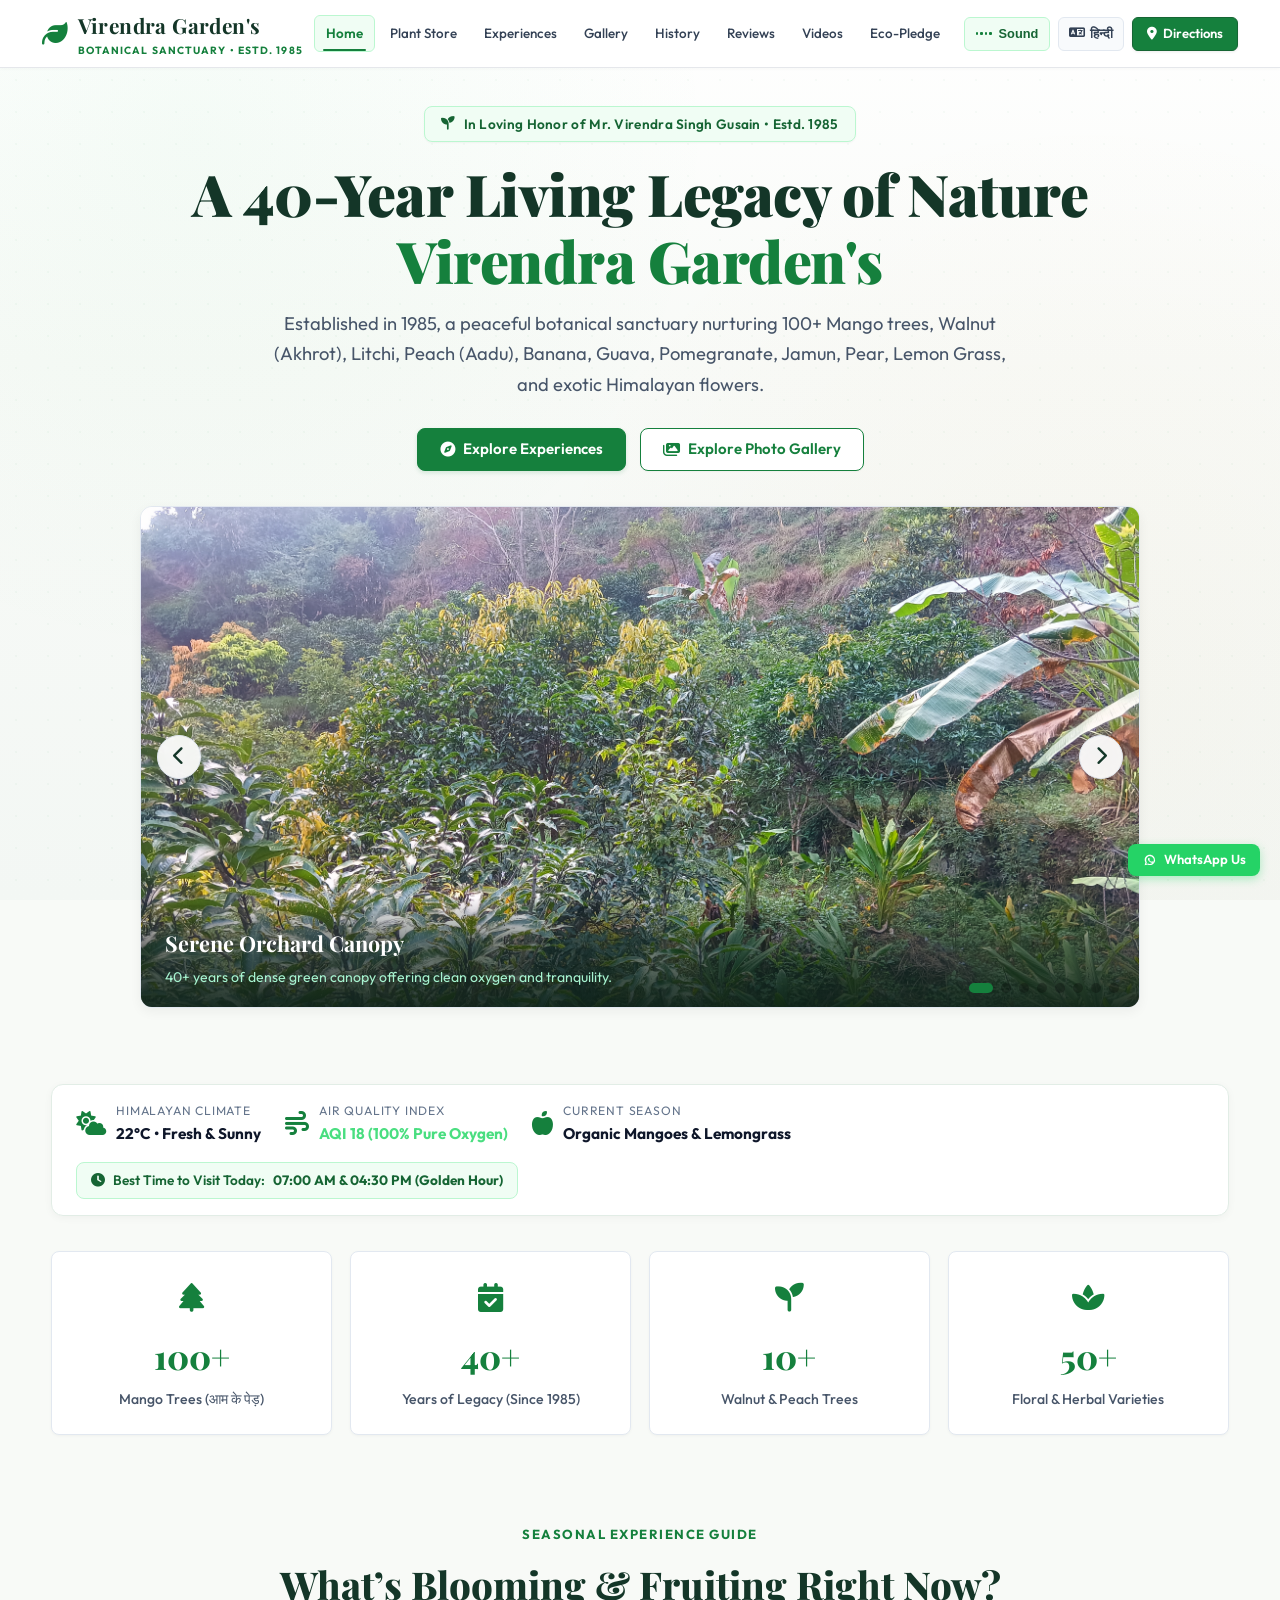
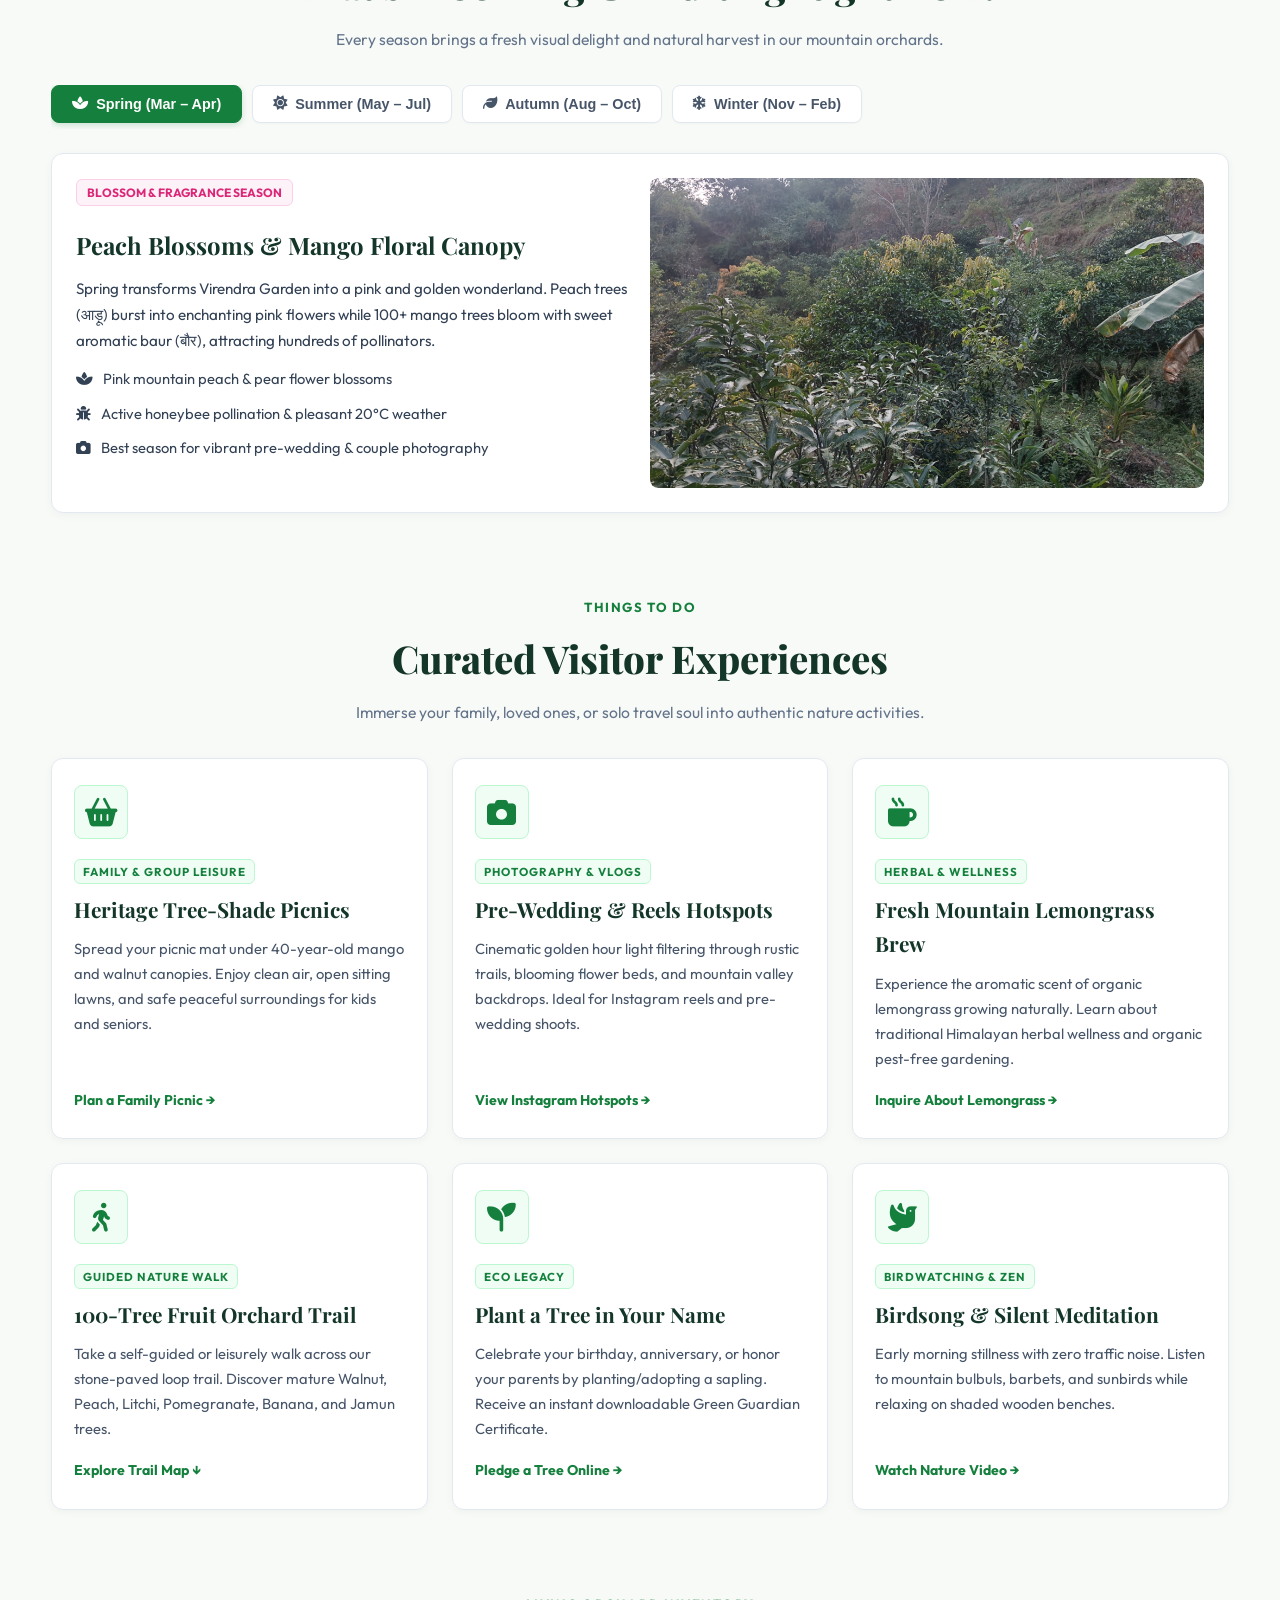
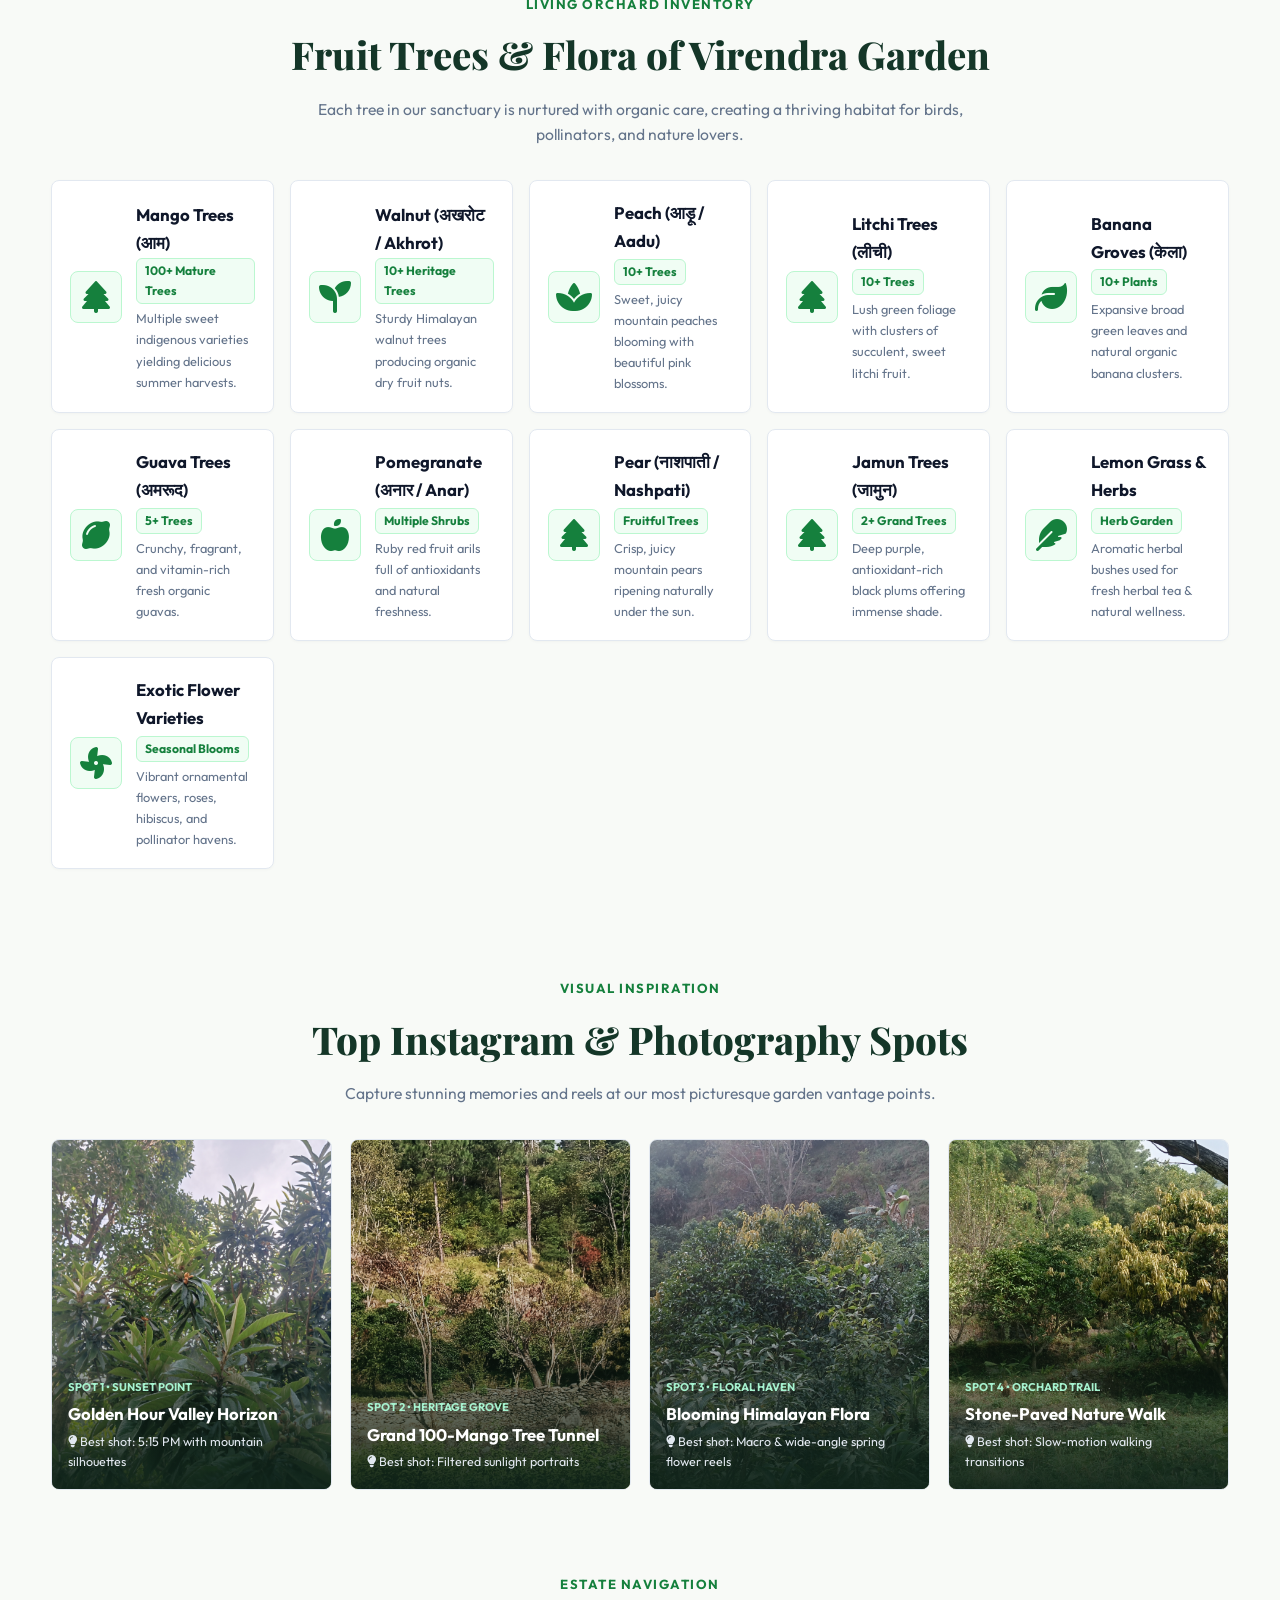
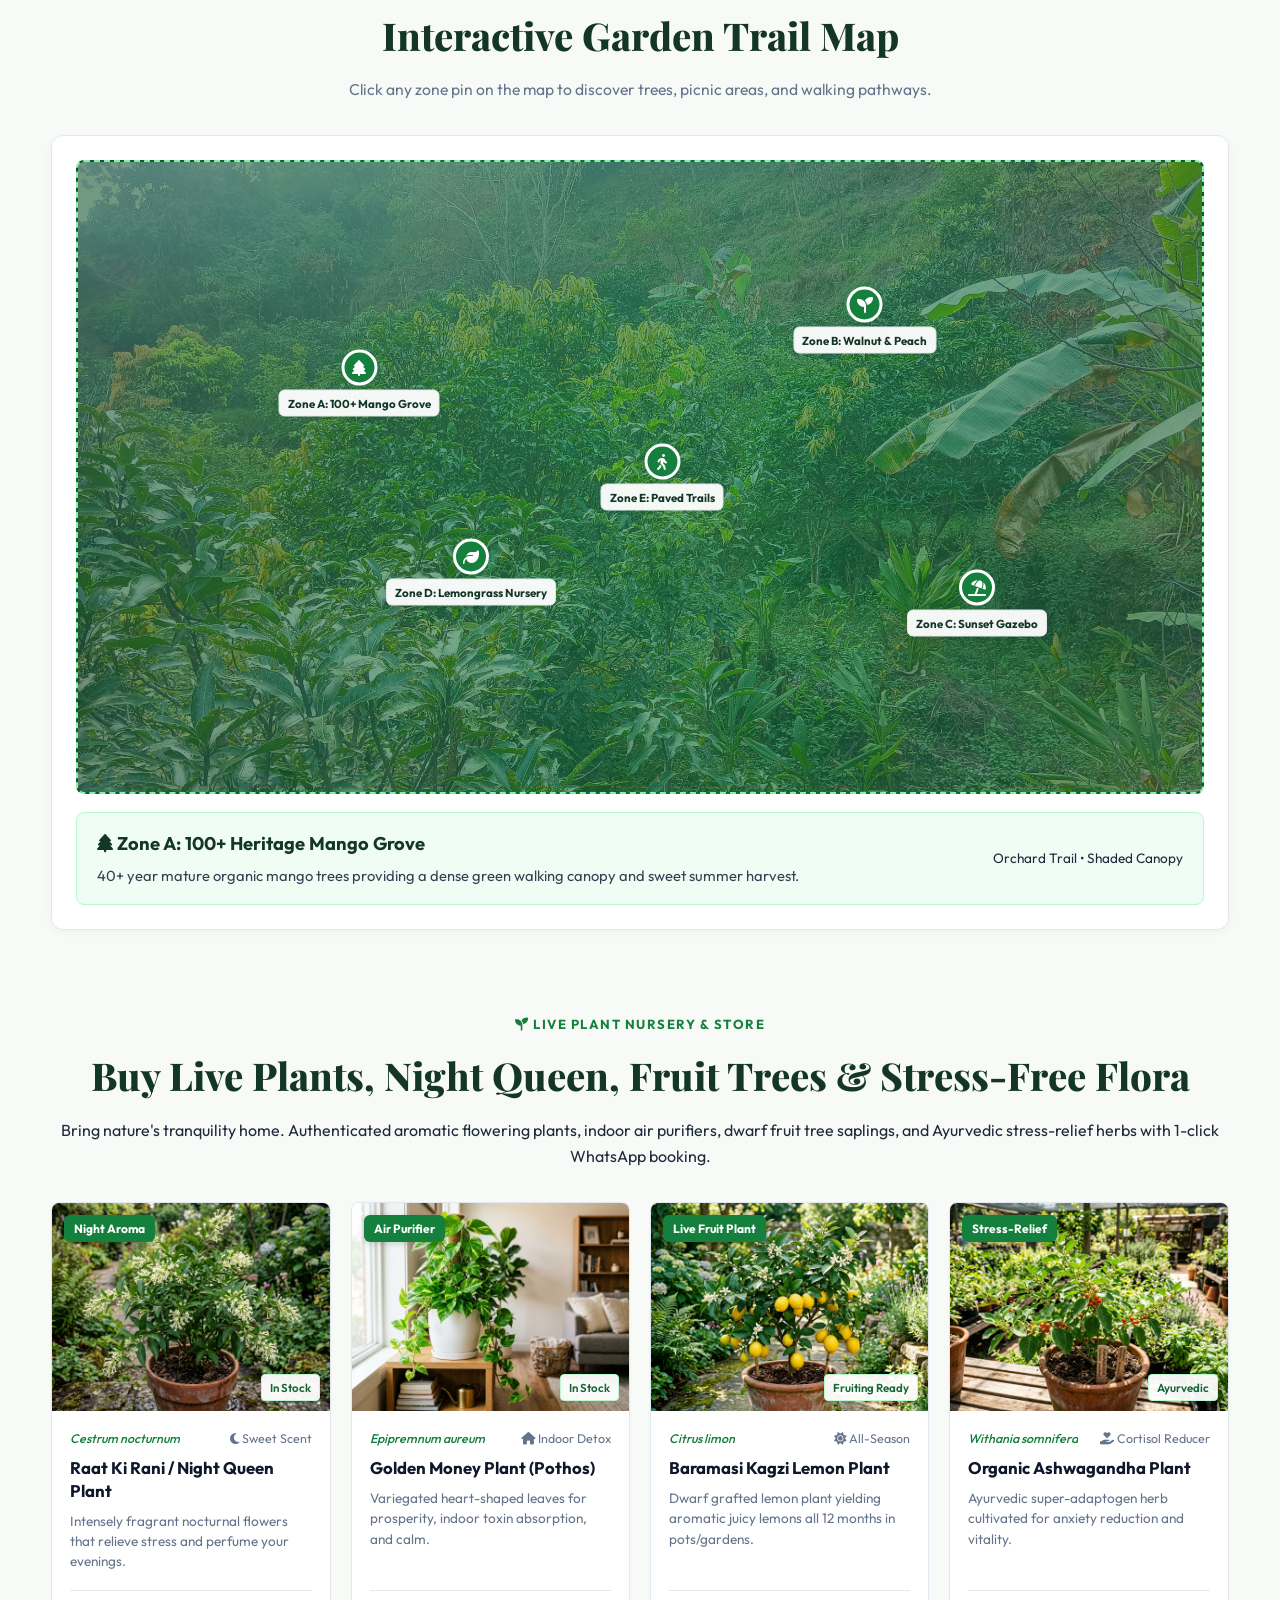
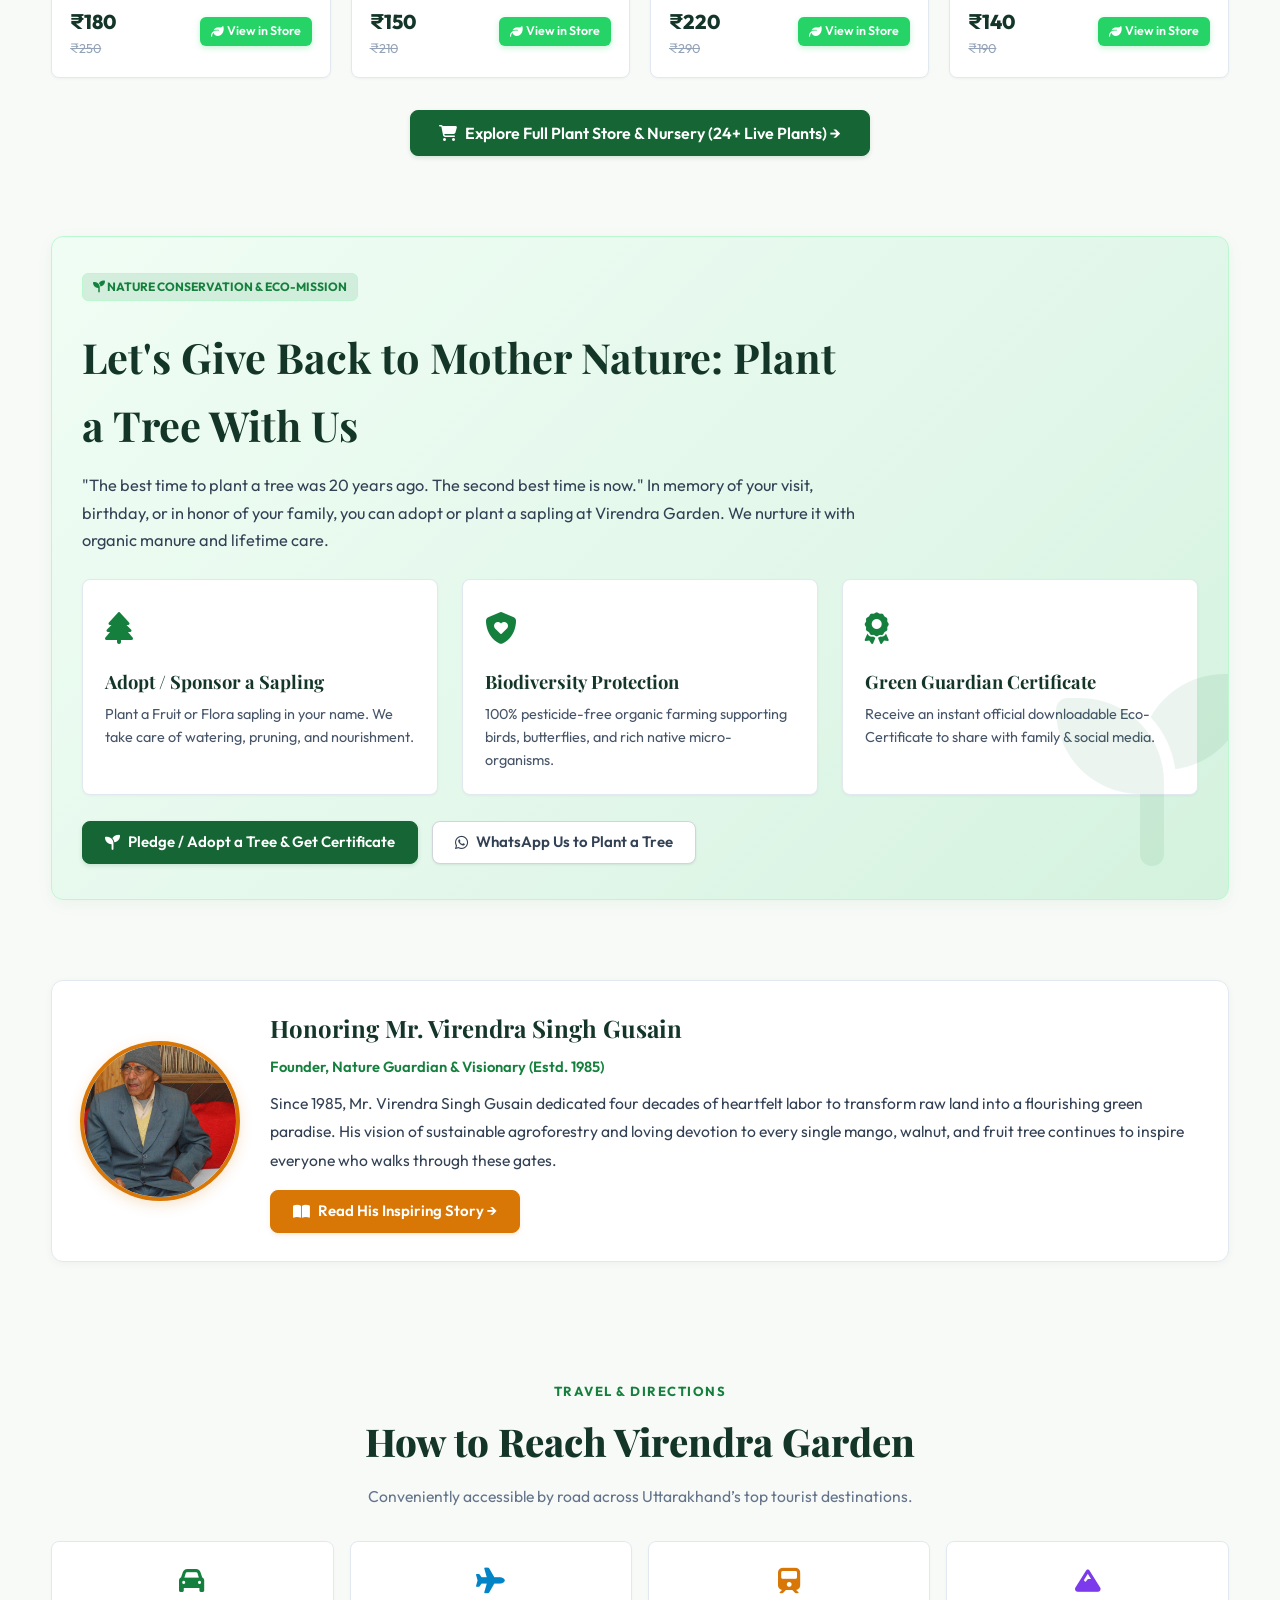
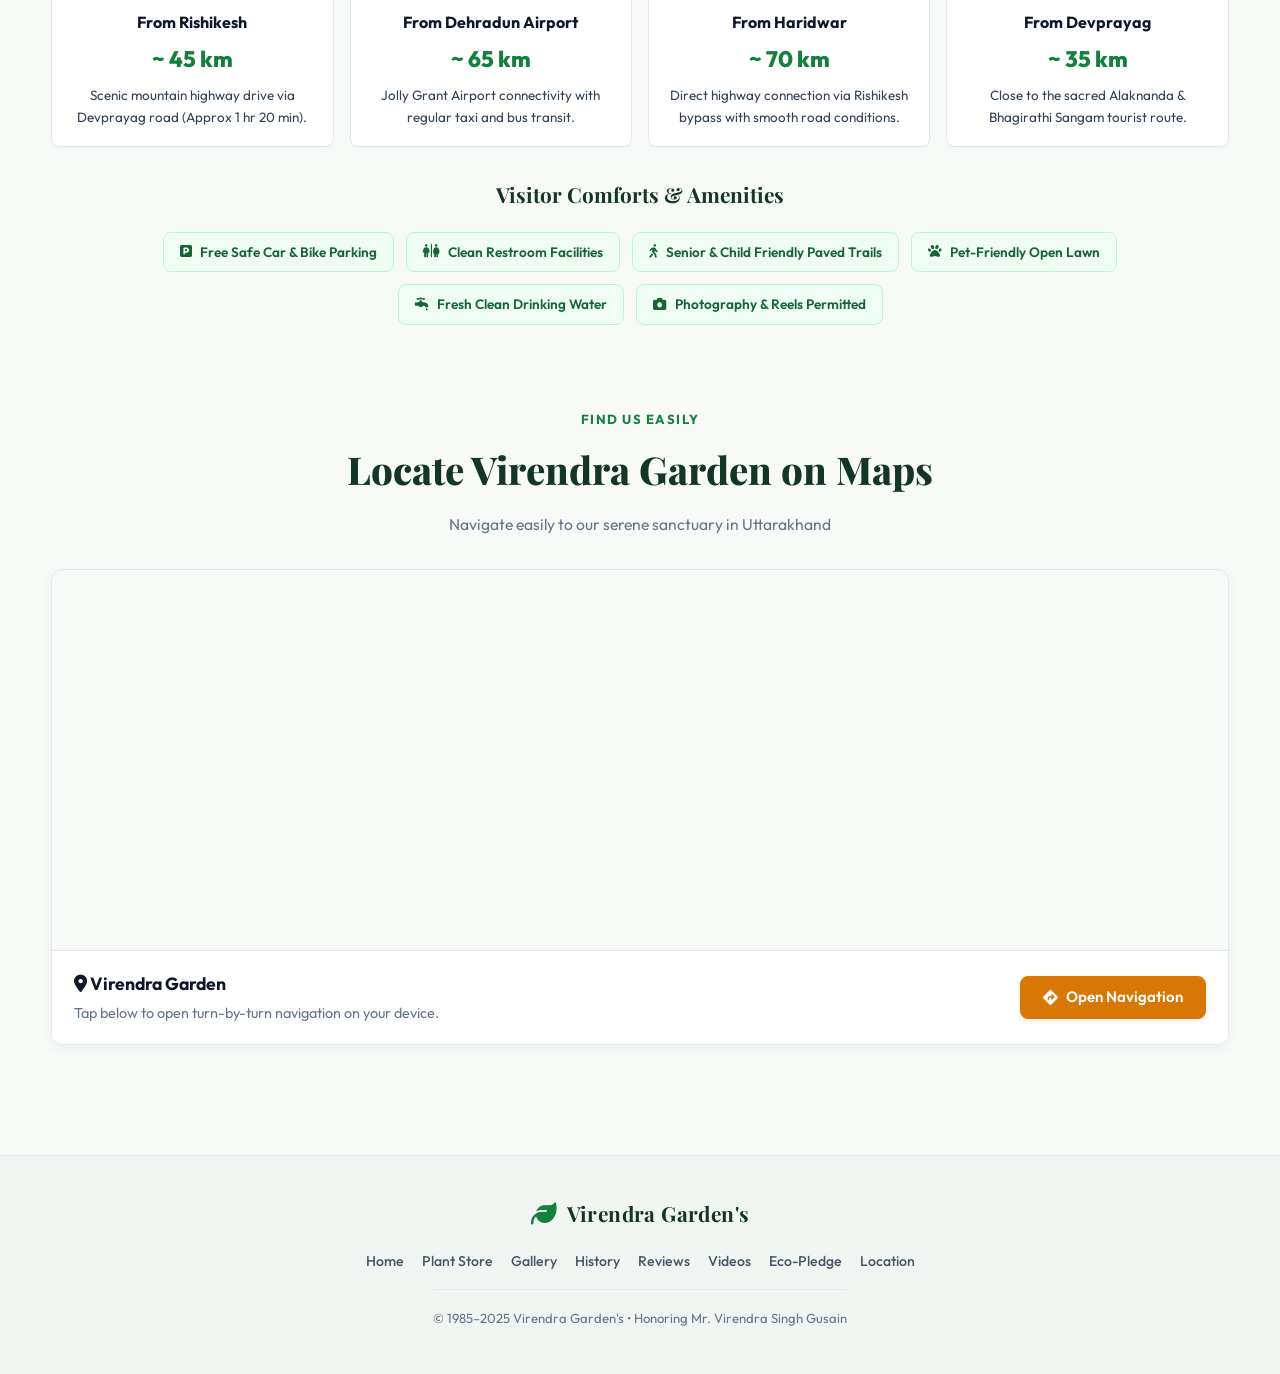
<file: index.html>
<!DOCTYPE html>
<html lang="en">
<head>
  <meta charset="UTF-8">
  <meta name="viewport" content="width=device-width, initial-scale=1.0">
  <title>Virendra Garden's | 40-Year Botanical Sanctuary & Fruit Orchards (Estd. 1985)</title>
  <meta name="description" content="Experience Uttarakhand's tranquil 40-year living sanctuary – 100+ Mango trees, Walnut, Peach, Litchi, Lemongrass, picnic zones and eco-tree adoption in honor of Mr. Virendra Singh Gusain.">
  <link rel="icon" type="image/svg+xml" href="favicon.svg">
  <link rel="apple-touch-icon" href="favicon.svg">
  <link rel="stylesheet" href="https://cdnjs.cloudflare.com/ajax/libs/font-awesome/6.5.1/css/all.min.css">
  <link rel="stylesheet" href="css/style.css">
</head>
<body>

  <!-- Top Sticky Navigation -->
  <header class="site-header">
    <div class="container nav-wrapper">
      <!-- Left: Brand Logo -->
      <a href="index.html" class="brand-logo">
        <span class="logo-icon"><i class="fa-solid fa-leaf"></i></span>
        <div class="brand-text">
          <span class="brand-title">Virendra Garden's</span>
          <span class="brand-tagline">Botanical Sanctuary • Estd. 1985</span>
        </div>
      </a>

      <!-- Middle: Navigation Links -->
      <ul class="nav-links">
        <li><a href="index.html" class="nav-link active">Home</a></li>
        <li><a href="store.html" class="nav-link">Plant Store</a></li>
        <li><a href="#experiencesSection" class="nav-link">Experiences</a></li>
        <li><a href="gallery.html" class="nav-link">Gallery</a></li>
        <li><a href="history.html" class="nav-link">History</a></li>
        <li><a href="reviews.html" class="nav-link">Reviews</a></li>
        <li><a href="videos.html" class="nav-link">Videos</a></li>
        <li><a href="feedback.html" class="nav-link">Eco-Pledge</a></li>
      </ul>

      <!-- Right: Action Controls -->
      <div class="nav-actions">
        <button class="audio-control-pill" title="Listen to Mountain Breeze & Himalayan Birdsong" aria-label="Toggle Nature Sound">
          <span class="soundwave-bars">
            <span class="soundwave-bar"></span>
            <span class="soundwave-bar"></span>
            <span class="soundwave-bar"></span>
            <span class="soundwave-bar"></span>
          </span>
          <span class="audio-label">Sound</span>
        </button>

        <button class="lang-switch-btn" aria-label="Toggle Language" title="Change Language"><i class="fa-solid fa-language"></i> हिंदी</button>
        
        <a href="https://maps.app.goo.gl/ZvK2q6JAgAgWsp1eA" target="_blank" rel="noopener noreferrer" class="nav-btn-highlight">
          <i class="fa-solid fa-location-dot"></i> Directions
        </a>

        <button class="mobile-menu-btn" aria-label="Toggle navigation"><i class="fa-solid fa-bars"></i></button>
      </div>
    </div>
  </header>

  <!-- Hero Section -->
  <main class="container">
    <section class="hero-section">
      <div class="hero-badge">
        <i class="fa-solid fa-seedling"></i> In Loving Honor of Mr. Virendra Singh Gusain • Estd. 1985
      </div>
      <h1 class="hero-title">
        A 40-Year Living Legacy of Nature <br><span>Virendra Garden's</span>
      </h1>
      <p class="hero-subtitle">
        Established in <b>1985</b>, a peaceful botanical sanctuary nurturing <b>100+ Mango trees, Walnut (Akhrot), Litchi, Peach (Aadu), Banana, Guava, Pomegranate, Jamun, Pear, Lemon Grass</b>, and exotic Himalayan flowers.
      </p>

      <div class="hero-actions">
        <a href="#experiencesSection" class="btn btn-primary"><i class="fa-solid fa-compass"></i> Explore Experiences</a>
        <a href="gallery.html" class="btn btn-secondary"><i class="fa-solid fa-images"></i> Explore Photo Gallery</a>
      </div>

      <!-- Hero Interactive Carousel -->
      <div class="slider-container">
        <div class="slider-track">
          <div class="slide-item">
            <img src="F1.jpg" alt="Lush Greenery of Virendra Garden" loading="eager">
            <div class="slide-caption">
              <h3>Serene Orchard Canopy</h3>
              <p>40+ years of dense green canopy offering clean oxygen and tranquility.</p>
            </div>
          </div>
          <div class="slide-item">
            <img src="F2.jpg" alt="Virendra Mango Grove" loading="lazy">
            <div class="slide-caption">
              <h3>100+ Heritage Mango Grove</h3>
              <p>Thriving native mango trees planted and cared for since 1985.</p>
            </div>
          </div>
          <div class="slide-item">
            <img src="F3.jpg" alt="Botanical Flora and Flowers" loading="lazy">
            <div class="slide-caption">
              <h3>Vibrant Botanical Flora & Lemon Grass</h3>
              <p>Blooming flowers, aromatic herbs, and medicinal green shrubs.</p>
            </div>
          </div>
          <div class="slide-item">
            <img src="F5.jpg" alt="Walnut, Litchi, Peach & Fruit Trees" loading="lazy">
            <div class="slide-caption">
              <h3>Walnut (Akhrot), Peach (Aadu) & Litchi Orchards</h3>
              <p>Rich organic variety including Pomegranate, Pear, Banana, and Jamun.</p>
            </div>
          </div>
          <div class="slide-item">
            <img src="F7.jpg" alt="Peaceful Sitting and Picnic Area" loading="lazy">
            <div class="slide-caption">
              <h3>Family Picnic & Nature Meditation Zones</h3>
              <p>Rejuvenate your senses in peaceful open-air green gazebos.</p>
            </div>
          </div>
          <div class="slide-item">
            <img src="F6.jpg" alt="Scenic Garden Landscape" loading="lazy">
            <div class="slide-caption">
              <h3>Soulful Sunset Views</h3>
              <p>Breathtaking golden-hour panoramic views across the lush mountain estate.</p>
            </div>
          </div>
          <div class="slide-item">
            <img src="F4.jpg" alt="Garden Flora & Pathways" loading="lazy">
            <div class="slide-caption">
              <h3>Paved Walking Trails</h3>
              <p>Clean and peaceful trails ideal for leisurely walks and birdwatching.</p>
            </div>
          </div>
          <div class="slide-item">
            <img src="F8.jpg" alt="Botanical Paradise Views" loading="lazy">
            <div class="slide-caption">
              <h3>Honoring Mr. Virendra Singh Gusain</h3>
              <p>A lifelong visionary who dedicated his life to green conservation since 1985.</p>
            </div>
          </div>
        </div>

        <button class="slider-btn prev" aria-label="Previous Slide"><i class="fa-solid fa-chevron-left"></i></button>
        <button class="slider-btn next" aria-label="Next Slide"><i class="fa-solid fa-chevron-right"></i></button>
        <div class="slider-dots"></div>
      </div>
    </section>

    <!-- Tourist Upgrade: Live Weather & Air Quality Bar -->
    <section class="weather-air-bar">
      <div class="weather-metric-group">
        <div class="weather-metric-item">
          <span class="weather-metric-icon"><i class="fa-solid fa-cloud-sun"></i></span>
          <div>
            <div class="weather-metric-label">Himalayan Climate</div>
            <div class="weather-metric-val">22°C • Fresh & Sunny</div>
          </div>
        </div>
        <div class="weather-metric-item">
          <span class="weather-metric-icon"><i class="fa-solid fa-wind"></i></span>
          <div>
            <div class="weather-metric-label">Air Quality Index</div>
            <div class="weather-metric-val" style="color: #4ade80;">AQI 18 (100% Pure Oxygen)</div>
          </div>
        </div>
        <div class="weather-metric-item">
          <span class="weather-metric-icon"><i class="fa-solid fa-apple-whole"></i></span>
          <div>
            <div class="weather-metric-label">Current Season</div>
            <div class="weather-metric-val">Organic Mangoes & Lemongrass</div>
          </div>
        </div>
      </div>
      <div class="weather-best-time">
        <span><i class="fa-solid fa-clock"></i></span> Best Time to Visit Today: <b>07:00 AM & 04:30 PM (Golden Hour)</b>
      </div>
    </section>

    <!-- Key Highlights / Live Stats Grid -->
    <section class="stats-grid">
      <div class="stat-card">
        <div class="stat-icon"><i class="fa-solid fa-tree"></i></div>
        <div class="stat-number">100+</div>
        <div class="stat-label">Mango Trees (आम के पेड़)</div>
      </div>
      <div class="stat-card">
        <div class="stat-icon"><i class="fa-solid fa-calendar-check"></i></div>
        <div class="stat-number">40+</div>
        <div class="stat-label">Years of Legacy (Since 1985)</div>
      </div>
      <div class="stat-card">
        <div class="stat-icon"><i class="fa-solid fa-seedling"></i></div>
        <div class="stat-number">10+</div>
        <div class="stat-label">Walnut & Peach Trees</div>
      </div>
      <div class="stat-card">
        <div class="stat-icon"><i class="fa-solid fa-spa"></i></div>
        <div class="stat-number">50+</div>
        <div class="stat-label">Floral & Herbal Varieties</div>
      </div>
    </section>

    <!-- Tourist Upgrade: Seasonal Bloom & Harvest Calendar ("What's in Season?") -->
    <section class="section">
      <div class="section-header">
        <span class="section-badge">Seasonal Experience Guide</span>
        <h2 class="section-title">What’s Blooming & Fruiting Right Now?</h2>
        <p class="section-description">Every season brings a fresh visual delight and natural harvest in our mountain orchards.</p>
      </div>

      <div class="season-tabs">
        <button class="season-tab-btn active" data-season="spring"><i class="fa-solid fa-spa"></i> Spring (Mar – Apr)</button>
        <button class="season-tab-btn" data-season="summer"><i class="fa-solid fa-sun"></i> Summer (May – Jul)</button>
        <button class="season-tab-btn" data-season="autumn"><i class="fa-solid fa-leaf"></i> Autumn (Aug – Oct)</button>
        <button class="season-tab-btn" data-season="winter"><i class="fa-solid fa-snowflake"></i> Winter (Nov – Feb)</button>
      </div>

      <!-- Spring Card -->
      <div class="season-content-card active" id="season-spring">
        <div>
          <span class="feature-tag" style="background: #fdf2f8; color: #db2777; border-color: #fbcfe8;">Blossom & Fragrance Season</span>
          <h3 style="font-family: var(--font-serif); font-size: 1.5rem; color: #143628; margin: 10px 0;">Peach Blossoms & Mango Floral Canopy</h3>
          <p style="color: var(--text-dim); line-height: 1.7; font-size: 0.95rem;">
            Spring transforms Virendra Garden into a pink and golden wonderland. Peach trees (आड़ू) burst into enchanting pink flowers while 100+ mango trees bloom with sweet aromatic baur (बौर), attracting hundreds of pollinators.
          </p>
          <ul class="season-highlights-list">
            <li><span><i class="fa-solid fa-spa"></i></span> Pink mountain peach & pear flower blossoms</li>
            <li><span><i class="fa-solid fa-bug"></i></span> Active honeybee pollination & pleasant 20°C weather</li>
            <li><span><i class="fa-solid fa-camera"></i></span> Best season for vibrant pre-wedding & couple photography</li>
          </ul>
        </div>
        <div style="border-radius: var(--radius-md); overflow: hidden;">
          <img src="F3.jpg" alt="Spring Blooms in Virendra Garden" style="width: 100%; height: 100%; object-fit: cover; border-radius: var(--radius-md);">
        </div>
      </div>

      <!-- Summer Card -->
      <div class="season-content-card" id="season-summer">
        <div>
          <span class="feature-tag" style="background: #fefce8; color: #ca8a04; border-color: #fef08a;">Harvest & Organic Feast</span>
          <h3 style="font-family: var(--font-serif); font-size: 1.5rem; color: #143628; margin: 10px 0;">100+ Mangoes, Litchi & Juicy Peaches</h3>
          <p style="color: var(--text-dim); line-height: 1.7; font-size: 0.95rem;">
            Summer is our sweetest season! The branches of our 40-year-old trees bow with juicy, naturally ripened chemical-free mangoes, succulent litchis, and fresh peaches. Shaded canopies keep the garden 5°C cooler than the city.
          </p>
          <ul class="season-highlights-list">
            <li><span><i class="fa-solid fa-apple-whole"></i></span> Fresh organic mango picking & tasting experience</li>
            <li><span><i class="fa-solid fa-lemon"></i></span> Juicy red Litchi bunches ready for harvest</li>
            <li><span><i class="fa-solid fa-basket-shopping"></i></span> Shaded lawn picnics under grand 40-year mango tree canopies</li>
          </ul>
        </div>
        <div style="border-radius: var(--radius-md); overflow: hidden;">
          <img src="F2.jpg" alt="Summer Mango Harvest" style="width: 100%; height: 100%; object-fit: cover; border-radius: var(--radius-md);">
        </div>
      </div>

      <!-- Autumn Card -->
      <div class="season-content-card" id="season-autumn">
        <div>
          <span class="feature-tag" style="background: #fffbeb; color: #d97706; border-color: #fde68a;">Nut Harvest & Golden Sunsets</span>
          <h3 style="font-family: var(--font-serif); font-size: 1.5rem; color: #143628; margin: 10px 0;">Himalayan Walnut (Akhrot) & Mountain Pears</h3>
          <p style="color: var(--text-dim); line-height: 1.7; font-size: 0.95rem;">
            Autumn brings clear Himalayan blue skies and the harvest of our sturdy Walnut trees. The garden trails are draped in golden afternoon sunlight, making evening walks therapeutic and unforgettable.
          </p>
          <ul class="season-highlights-list">
            <li><span><i class="fa-solid fa-seedling"></i></span> Organic Walnut (Akhrot) collection & curing</li>
            <li><span><i class="fa-solid fa-tree"></i></span> Crisp mountain pears (Nashpati) & Pomegranates</li>
            <li><span><i class="fa-solid fa-mountain-sun"></i></span> Unobstructed crystal clear sunset horizon</li>
          </ul>
        </div>
        <div style="border-radius: var(--radius-md); overflow: hidden;">
          <img src="F5.jpg" alt="Walnut and Fruit Harvest" style="width: 100%; height: 100%; object-fit: cover; border-radius: var(--radius-md);">
        </div>
      </div>

      <!-- Winter Card -->
      <div class="season-content-card" id="season-winter">
        <div>
          <span class="feature-tag" style="background: #f0f9ff; color: #0284c7; border-color: #bae6fd;">Cozy Sunshine & Herbal Tea</span>
          <h3 style="font-family: var(--font-serif); font-size: 1.5rem; color: #143628; margin: 10px 0;">Lemongrass Aroma, Birdwatching & Warm Sun</h3>
          <p style="color: var(--text-dim); line-height: 1.7; font-size: 0.95rem;">
            Winter at Virendra Garden is a peaceful retreat. Soak in gentle mountain sunshine on open lawns, sip fresh brewed herbal tea from our Lemongrass beds, and spot migratory Himalayan birds.
          </p>
          <ul class="season-highlights-list">
            <li><span><i class="fa-solid fa-mug-hot"></i></span> Freshly steeped organic Lemongrass mountain tea</li>
            <li><span><i class="fa-solid fa-dove"></i></span> Prime birdwatching season for mountain songbirds</li>
            <li><span><i class="fa-solid fa-sun"></i></span> Warm winter sunbathing on manicured stone-paved trails</li>
          </ul>
        </div>
        <div style="border-radius: var(--radius-md); overflow: hidden;">
          <img src="F7.jpg" alt="Winter Sun and Relaxation" style="width: 100%; height: 100%; object-fit: cover; border-radius: var(--radius-md);">
        </div>
      </div>
    </section>

    <!-- Tourist Upgrade: Curated Experiences & Activities Hub -->
    <section class="section" id="experiencesSection">
      <div class="section-header">
        <span class="section-badge">Things to Do</span>
        <h2 class="section-title">Curated Visitor Experiences</h2>
        <p class="section-description">Immerse your family, loved ones, or solo travel soul into authentic nature activities.</p>
      </div>

      <div class="experiences-grid">
        <div class="experience-card">
          <div>
            <div class="exp-icon-box"><i class="fa-solid fa-basket-shopping"></i></div>
            <span class="exp-badge">Family & Group Leisure</span>
            <h3 class="exp-title">Heritage Tree-Shade Picnics</h3>
            <p class="exp-text">
              Spread your picnic mat under 40-year-old mango and walnut canopies. Enjoy clean air, open sitting lawns, and safe peaceful surroundings for kids and seniors.
            </p>
          </div>
          <a href="feedback.html" class="exp-action-link">Plan a Family Picnic →</a>
        </div>

        <div class="experience-card">
          <div>
            <div class="exp-icon-box"><i class="fa-solid fa-camera"></i></div>
            <span class="exp-badge">Photography & Vlogs</span>
            <h3 class="exp-title">Pre-Wedding & Reels Hotspots</h3>
            <p class="exp-text">
              Cinematic golden hour light filtering through rustic trails, blooming flower beds, and mountain valley backdrops. Ideal for Instagram reels and pre-wedding shoots.
            </p>
          </div>
          <a href="gallery.html" class="exp-action-link">View Instagram Hotspots →</a>
        </div>

        <div class="experience-card">
          <div>
            <div class="exp-icon-box"><i class="fa-solid fa-mug-hot"></i></div>
            <span class="exp-badge">Herbal & Wellness</span>
            <h3 class="exp-title">Fresh Mountain Lemongrass Brew</h3>
            <p class="exp-text">
              Experience the aromatic scent of organic lemongrass growing naturally. Learn about traditional Himalayan herbal wellness and organic pest-free gardening.
            </p>
          </div>
          <a href="feedback.html" class="exp-action-link">Inquire About Lemongrass →</a>
        </div>

        <div class="experience-card">
          <div>
            <div class="exp-icon-box"><i class="fa-solid fa-person-walking"></i></div>
            <span class="exp-badge">Guided Nature Walk</span>
            <h3 class="exp-title">100-Tree Fruit Orchard Trail</h3>
            <p class="exp-text">
              Take a self-guided or leisurely walk across our stone-paved loop trail. Discover mature Walnut, Peach, Litchi, Pomegranate, Banana, and Jamun trees.
            </p>
          </div>
          <a href="#estateMapSection" class="exp-action-link">Explore Trail Map ↓</a>
        </div>

        <div class="experience-card">
          <div>
            <div class="exp-icon-box"><i class="fa-solid fa-seedling"></i></div>
            <span class="exp-badge">Eco Legacy</span>
            <h3 class="exp-title">Plant a Tree in Your Name</h3>
            <p class="exp-text">
              Celebrate your birthday, anniversary, or honor your parents by planting/adopting a sapling. Receive an instant downloadable Green Guardian Certificate.
            </p>
          </div>
          <a href="#plantTreeSection" class="exp-action-link">Pledge a Tree Online →</a>
        </div>

        <div class="experience-card">
          <div>
            <div class="exp-icon-box"><i class="fa-solid fa-dove"></i></div>
            <span class="exp-badge">Birdwatching & Zen</span>
            <h3 class="exp-title">Birdsong & Silent Meditation</h3>
            <p class="exp-text">
              Early morning stillness with zero traffic noise. Listen to mountain bulbuls, barbets, and sunbirds while relaxing on shaded wooden benches.
            </p>
          </div>
          <a href="videos.html" class="exp-action-link">Watch Nature Video →</a>
        </div>
      </div>
    </section>

    <!-- Botanical Tree Inventory Section -->
    <section class="section">
      <div class="section-header">
        <span class="section-badge">Living Orchard Inventory</span>
        <h2 class="section-title">Fruit Trees & Flora of Virendra Garden</h2>
        <p class="section-description">
          Each tree in our sanctuary is nurtured with organic care, creating a thriving habitat for birds, pollinators, and nature lovers.
        </p>
      </div>

      <div class="tree-inventory-grid">
        <div class="tree-card">
          <div class="tree-icon-badge"><i class="fa-solid fa-tree"></i></div>
          <div class="tree-details">
            <h4>Mango Trees (आम)</h4>
            <span class="count-tag">100+ Mature Trees</span>
            <p>Multiple sweet indigenous varieties yielding delicious summer harvests.</p>
          </div>
        </div>

        <div class="tree-card">
          <div class="tree-icon-badge"><i class="fa-solid fa-seedling"></i></div>
          <div class="tree-details">
            <h4>Walnut (अखरोट / Akhrot)</h4>
            <span class="count-tag">10+ Heritage Trees</span>
            <p>Sturdy Himalayan walnut trees producing organic dry fruit nuts.</p>
          </div>
        </div>

        <div class="tree-card">
          <div class="tree-icon-badge"><i class="fa-solid fa-spa"></i></div>
          <div class="tree-details">
            <h4>Peach (आड़ू / Aadu)</h4>
            <span class="count-tag">10+ Trees</span>
            <p>Sweet, juicy mountain peaches blooming with beautiful pink blossoms.</p>
          </div>
        </div>

        <div class="tree-card">
          <div class="tree-icon-badge"><i class="fa-solid fa-tree"></i></div>
          <div class="tree-details">
            <h4>Litchi Trees (लीची)</h4>
            <span class="count-tag">10+ Trees</span>
            <p>Lush green foliage with clusters of succulent, sweet litchi fruit.</p>
          </div>
        </div>

        <div class="tree-card">
          <div class="tree-icon-badge"><i class="fa-solid fa-leaf"></i></div>
          <div class="tree-details">
            <h4>Banana Groves (केला)</h4>
            <span class="count-tag">10+ Plants</span>
            <p>Expansive broad green leaves and natural organic banana clusters.</p>
          </div>
        </div>

        <div class="tree-card">
          <div class="tree-icon-badge"><i class="fa-solid fa-lemon"></i></div>
          <div class="tree-details">
            <h4>Guava Trees (अमरूद)</h4>
            <span class="count-tag">5+ Trees</span>
            <p>Crunchy, fragrant, and vitamin-rich fresh organic guavas.</p>
          </div>
        </div>

        <div class="tree-card">
          <div class="tree-icon-badge"><i class="fa-solid fa-apple-whole"></i></div>
          <div class="tree-details">
            <h4>Pomegranate (अनार / Anar)</h4>
            <span class="count-tag">Multiple Shrubs</span>
            <p>Ruby red fruit arils full of antioxidants and natural freshness.</p>
          </div>
        </div>

        <div class="tree-card">
          <div class="tree-icon-badge"><i class="fa-solid fa-tree"></i></div>
          <div class="tree-details">
            <h4>Pear (नाशपाती / Nashpati)</h4>
            <span class="count-tag">Fruitful Trees</span>
            <p>Crisp, juicy mountain pears ripening naturally under the sun.</p>
          </div>
        </div>

        <div class="tree-card">
          <div class="tree-icon-badge"><i class="fa-solid fa-tree"></i></div>
          <div class="tree-details">
            <h4>Jamun Trees (जामुन)</h4>
            <span class="count-tag">2+ Grand Trees</span>
            <p>Deep purple, antioxidant-rich black plums offering immense shade.</p>
          </div>
        </div>

        <div class="tree-card">
          <div class="tree-icon-badge"><i class="fa-solid fa-feather"></i></div>
          <div class="tree-details">
            <h4>Lemon Grass & Herbs</h4>
            <span class="count-tag">Herb Garden</span>
            <p>Aromatic herbal bushes used for fresh herbal tea & natural wellness.</p>
          </div>
        </div>

        <div class="tree-card">
          <div class="tree-icon-badge"><i class="fa-solid fa-fan"></i></div>
          <div class="tree-details">
            <h4>Exotic Flower Varieties</h4>
            <span class="count-tag">Seasonal Blooms</span>
            <p>Vibrant ornamental flowers, roses, hibiscus, and pollinator havens.</p>
          </div>
        </div>
      </div>
    </section>

    <!-- Tourist Upgrade: Top 5 Instagram Hotspots -->
    <section class="section">
      <div class="section-header">
        <span class="section-badge">Visual Inspiration</span>
        <h2 class="section-title">Top Instagram & Photography Spots</h2>
        <p class="section-description">Capture stunning memories and reels at our most picturesque garden vantage points.</p>
      </div>

      <div class="instagram-grid">
        <div class="insta-card">
          <img src="F6.jpg" alt="Sunset Gazebo Viewpoint" loading="lazy">
          <div class="insta-overlay">
            <span class="insta-tag">Spot 1 • Sunset Point</span>
            <h4 class="insta-title">Golden Hour Valley Horizon</h4>
            <span class="insta-tip"><i class="fa-solid fa-lightbulb"></i> Best shot: 5:15 PM with mountain silhouettes</span>
          </div>
        </div>

        <div class="insta-card">
          <img src="F2.jpg" alt="100-Year Mango Canopy" loading="lazy">
          <div class="insta-overlay">
            <span class="insta-tag">Spot 2 • Heritage Grove</span>
            <h4 class="insta-title">Grand 100-Mango Tree Tunnel</h4>
            <span class="insta-tip"><i class="fa-solid fa-lightbulb"></i> Best shot: Filtered sunlight portraits</span>
          </div>
        </div>

        <div class="insta-card">
          <img src="F3.jpg" alt="Botanical Flower Trail" loading="lazy">
          <div class="insta-overlay">
            <span class="insta-tag">Spot 3 • Floral Haven</span>
            <h4 class="insta-title">Blooming Himalayan Flora</h4>
            <span class="insta-tip"><i class="fa-solid fa-lightbulb"></i> Best shot: Macro & wide-angle spring flower reels</span>
          </div>
        </div>

        <div class="insta-card">
          <img src="F4.jpg" alt="Stone Paved Trail" loading="lazy">
          <div class="insta-overlay">
            <span class="insta-tag">Spot 4 • Orchard Trail</span>
            <h4 class="insta-title">Stone-Paved Nature Walk</h4>
            <span class="insta-tip"><i class="fa-solid fa-lightbulb"></i> Best shot: Slow-motion walking transitions</span>
          </div>
        </div>
      </div>
    </section>

    <!-- Tourist Upgrade: Interactive 2D Illustrated Garden Map -->
    <section class="section" id="estateMapSection">
      <div class="section-header">
        <span class="section-badge">Estate Navigation</span>
        <h2 class="section-title">Interactive Garden Trail Map</h2>
        <p class="section-description">Click any zone pin on the map to discover trees, picnic areas, and walking pathways.</p>
      </div>

      <div class="interactive-map-container">
        <div class="garden-estate-map">
          <img src="F1.jpg" alt="Garden Layout Art" class="map-background-art">
          
          <!-- Pin A: Mango Grove -->
          <div class="map-pin" style="top: 35%; left: 25%;" data-zone="mango">
            <div class="map-pin-pulse"><i class="fa-solid fa-tree"></i></div>
            <div class="map-pin-label">Zone A: 100+ Mango Grove</div>
          </div>

          <!-- Pin B: Walnut Hill -->
          <div class="map-pin" style="top: 25%; left: 70%;" data-zone="walnut">
            <div class="map-pin-pulse"><i class="fa-solid fa-seedling"></i></div>
            <div class="map-pin-label">Zone B: Walnut & Peach</div>
          </div>

          <!-- Pin C: Sunset Gazebo -->
          <div class="map-pin" style="top: 70%; left: 80%;" data-zone="gazebo">
            <div class="map-pin-pulse"><i class="fa-solid fa-umbrella-beach"></i></div>
            <div class="map-pin-label">Zone C: Sunset Gazebo</div>
          </div>

          <!-- Pin D: Herbal Beds -->
          <div class="map-pin" style="top: 65%; left: 35%;" data-zone="herbal">
            <div class="map-pin-pulse"><i class="fa-solid fa-leaf"></i></div>
            <div class="map-pin-label">Zone D: Lemongrass Nursery</div>
          </div>

          <!-- Pin E: Walking Loop -->
          <div class="map-pin" style="top: 50%; left: 52%;" data-zone="trails">
            <div class="map-pin-pulse"><i class="fa-solid fa-person-walking"></i></div>
            <div class="map-pin-label">Zone E: Paved Trails</div>
          </div>
        </div>

        <div class="map-zone-info-card">
          <div>
            <h4 id="mapZoneTitle" style="color: #143628; font-size: 1.15rem; margin-bottom: 4px;"><i class="fa-solid fa-tree"></i> Zone A: 100+ Heritage Mango Grove</h4>
            <p id="mapZoneDesc" style="color: var(--text-dim); font-size: 0.92rem;">40+ year mature organic mango trees providing a dense green walking canopy and sweet summer harvest.</p>
          </div>
          <span class="count-tag" id="mapZoneTag" style="font-size: 0.85rem;">Orchard Trail • Shaded Canopy</span>
        </div>
      </div>
    </section>

    <!-- Botanical Nursery & Plant Store Showcase Section -->
    <section class="section" id="nurseryStoreSection">
      <div class="section-header">
        <span class="section-badge"><i class="fa-solid fa-seedling"></i> Live Plant Nursery & Store</span>
        <h2 class="section-title">Buy Live Plants, Night Queen, Fruit Trees & Stress-Free Flora</h2>
        <p class="section-subtitle">
          Bring nature's tranquility home. Authenticated aromatic flowering plants, indoor air purifiers, dwarf fruit tree saplings, and Ayurvedic stress-relief herbs with 1-click WhatsApp booking.
        </p>
      </div>

      <div class="store-preview-grid">
        <!-- Item 1: Night Queen -->
        <div class="product-card">
          <div class="product-img-wrap">
            <img src="img/plants/night_queen_plant_1788541427827.jpg" alt="Raat Ki Rani Night Queen Live Plant" class="product-img" loading="lazy" onerror="this.src='https://images.unsplash.com/photo-1596726978434-2e21b212f716?auto=format&fit=crop&w=600&q=80'">
            <span class="product-badge">Night Aroma</span>
            <span class="stock-pill">In Stock</span>
          </div>
          <div class="product-body">
            <div class="product-meta">
              <span class="botanical-tag">Cestrum nocturnum</span>
              <span class="care-tag"><i class="fa-solid fa-moon"></i> Sweet Scent</span>
            </div>
            <h3 class="product-title">Raat Ki Rani / Night Queen Plant</h3>
            <p class="product-desc">Intensely fragrant nocturnal flowers that relieve stress and perfume your evenings.</p>
            <div class="product-footer">
              <div class="product-pricing">
                <span class="curr-price">₹180</span>
                <span class="orig-price">₹250</span>
              </div>
              <a href="store.html" class="btn-store-action btn-wa-buy"><i class="fa-solid fa-leaf"></i> View in Store</a>
            </div>
          </div>
        </div>

        <!-- Item 2: Golden Money Plant -->
        <div class="product-card">
          <div class="product-img-wrap">
            <img src="img/plants/golden_money_plant_1788541566330.jpg" alt="Golden Money Plant" class="product-img" loading="lazy" onerror="this.src='https://images.unsplash.com/photo-1545239351-ef35f43d514b?auto=format&fit=crop&w=600&q=80'">
            <span class="product-badge">Air Purifier</span>
            <span class="stock-pill">In Stock</span>
          </div>
          <div class="product-body">
            <div class="product-meta">
              <span class="botanical-tag">Epipremnum aureum</span>
              <span class="care-tag"><i class="fa-solid fa-house"></i> Indoor Detox</span>
            </div>
            <h3 class="product-title">Golden Money Plant (Pothos)</h3>
            <p class="product-desc">Variegated heart-shaped leaves for prosperity, indoor toxin absorption, and calm.</p>
            <div class="product-footer">
              <div class="product-pricing">
                <span class="curr-price">₹150</span>
                <span class="orig-price">₹210</span>
              </div>
              <a href="store.html" class="btn-store-action btn-wa-buy"><i class="fa-solid fa-leaf"></i> View in Store</a>
            </div>
          </div>
        </div>

        <!-- Item 3: Baramasi Lemon -->
        <div class="product-card">
          <div class="product-img-wrap">
            <img src="img/plants/baramasi_lemon_plant_1788541592161.jpg" alt="Baramasi Kagzi Lemon Plant" class="product-img" loading="lazy" onerror="this.src='https://images.unsplash.com/photo-1533089860892-a7c6f0a88666?auto=format&fit=crop&w=600&q=80'">
            <span class="product-badge">Live Fruit Plant</span>
            <span class="stock-pill">Fruiting Ready</span>
          </div>
          <div class="product-body">
            <div class="product-meta">
              <span class="botanical-tag">Citrus limon</span>
              <span class="care-tag"><i class="fa-solid fa-sun"></i> All-Season</span>
            </div>
            <h3 class="product-title">Baramasi Kagzi Lemon Plant</h3>
            <p class="product-desc">Dwarf grafted lemon plant yielding aromatic juicy lemons all 12 months in pots/gardens.</p>
            <div class="product-footer">
              <div class="product-pricing">
                <span class="curr-price">₹220</span>
                <span class="orig-price">₹290</span>
              </div>
              <a href="store.html" class="btn-store-action btn-wa-buy"><i class="fa-solid fa-leaf"></i> View in Store</a>
            </div>
          </div>
        </div>

        <!-- Item 4: Ashwagandha -->
        <div class="product-card">
          <div class="product-img-wrap">
            <img src="img/plants/ashwagandha_plant_1788541626877.jpg" alt="Organic Ashwagandha Plant" class="product-img" loading="lazy" onerror="this.src='https://images.unsplash.com/photo-1512428559087-560fa5ceab42?auto=format&fit=crop&w=600&q=80'">
            <span class="product-badge">Stress-Relief</span>
            <span class="stock-pill">Ayurvedic</span>
          </div>
          <div class="product-body">
            <div class="product-meta">
              <span class="botanical-tag">Withania somnifera</span>
              <span class="care-tag"><i class="fa-solid fa-hand-holding-heart"></i> Cortisol Reducer</span>
            </div>
            <h3 class="product-title">Organic Ashwagandha Plant</h3>
            <p class="product-desc">Ayurvedic super-adaptogen herb cultivated for anxiety reduction and vitality.</p>
            <div class="product-footer">
              <div class="product-pricing">
                <span class="curr-price">₹140</span>
                <span class="orig-price">₹190</span>
              </div>
              <a href="store.html" class="btn-store-action btn-wa-buy"><i class="fa-solid fa-leaf"></i> View in Store</a>
            </div>
          </div>
        </div>
      </div>

      <div style="text-align: center; margin-top: 32px;">
        <a href="store.html" class="btn btn-nature" style="padding: 12px 28px; font-size: 1rem;">
          <i class="fa-solid fa-cart-shopping"></i> Explore Full Plant Store & Nursery (24+ Live Plants) →
        </a>
      </div>
    </section>

    <!-- Eco-Initiative / "Plant a Tree for Nature" Section -->
    <section class="eco-initiative-banner" id="plantTreeSection">
      <div style="max-width: 780px;">
        <span class="feature-tag" style="background: rgba(21, 128, 61, 0.12); color: var(--primary-green);"><i class="fa-solid fa-seedling"></i> Nature Conservation & Eco-Mission</span>
        <h2 style="font-family: var(--font-serif); font-size: clamp(1.8rem, 4vw, 2.6rem); color: #143628; margin: 12px 0;">
          Let's Give Back to Mother Nature: <span>Plant a Tree With Us</span>
        </h2>
        <p style="color: var(--text-dim); font-size: 1.02rem; line-height: 1.7; margin-bottom: 20px;">
          "The best time to plant a tree was 20 years ago. The second best time is now." In memory of your visit, birthday, or in honor of your family, you can adopt or plant a sapling at Virendra Garden. We nurture it with organic manure and lifetime care.
        </p>
      </div>

      <div class="eco-grid">
        <div class="eco-card">
          <div class="eco-icon"><i class="fa-solid fa-tree"></i></div>
          <h3 class="eco-title">Adopt / Sponsor a Sapling</h3>
          <p class="eco-text">Plant a Fruit or Flora sapling in your name. We take care of watering, pruning, and nourishment.</p>
        </div>

        <div class="eco-card">
          <div class="eco-icon"><i class="fa-solid fa-shield-heart"></i></div>
          <h3 class="eco-title">Biodiversity Protection</h3>
          <p class="eco-text">100% pesticide-free organic farming supporting birds, butterflies, and rich native micro-organisms.</p>
        </div>

        <div class="eco-card">
          <div class="eco-icon"><i class="fa-solid fa-award"></i></div>
          <h3 class="eco-title">Green Guardian Certificate</h3>
          <p class="eco-text">Receive an instant official downloadable Eco-Certificate to share with family & social media.</p>
        </div>
      </div>

      <div style="display: flex; gap: 14px; flex-wrap: wrap; margin-top: 26px;">
        <a href="feedback.html" class="btn btn-nature"><i class="fa-solid fa-seedling"></i> Pledge / Adopt a Tree & Get Certificate</a>
        <a href="https://wa.me/917451920608?text=Hello!%20I%20want%20to%20participate%20in%20planting/adopting%20a%20tree%20at%20Virendra%20Garden." target="_blank" rel="noopener noreferrer" class="btn btn-glass"><i class="fa-brands fa-whatsapp"></i> WhatsApp Us to Plant a Tree</a>
      </div>
    </section>

    <!-- Founder Honor Section -->
    <section class="section">
      <div class="founder-card">
        <img src="Virendra.jpg" alt="Mr. Virendra Singh Gusain - Founder of Virendra Garden" class="founder-img">
        <div class="founder-info">
          <h3>Honoring Mr. Virendra Singh Gusain</h3>
          <div class="founder-role">Founder, Nature Guardian & Visionary (Estd. 1985)</div>
          <p style="color: var(--text-dim); font-size: 0.98rem; line-height: 1.8;">
            Since 1985, Mr. Virendra Singh Gusain dedicated four decades of heartfelt labor to transform raw land into a flourishing green paradise. His vision of sustainable agroforestry and loving devotion to every single mango, walnut, and fruit tree continues to inspire everyone who walks through these gates.
          </p>
          <div style="margin-top: 16px;">
            <a href="history.html" class="btn btn-gold"><i class="fa-solid fa-book-open"></i> Read His Inspiring Story →</a>
          </div>
        </div>
      </div>
    </section>

    <!-- Tourist Upgrade: How to Reach & Distance Calculator -->
    <section class="section">
      <div class="section-header">
        <span class="section-badge">Travel & Directions</span>
        <h2 class="section-title">How to Reach Virendra Garden</h2>
        <p class="section-description">Conveniently accessible by road across Uttarakhand’s top tourist destinations.</p>
      </div>

      <div class="routes-grid">
        <div class="route-card">
          <div style="font-size: 1.6rem; color: #15803d;"><i class="fa-solid fa-car"></i></div>
          <div style="font-weight: 700; color: var(--text-main); margin-top: 6px;">From Rishikesh</div>
          <div class="route-distance">~ 45 km</div>
          <p style="color: var(--text-dim); font-size: 0.84rem;">Scenic mountain highway drive via Devprayag road (Approx 1 hr 20 min).</p>
        </div>

        <div class="route-card">
          <div style="font-size: 1.6rem; color: #0284c7;"><i class="fa-solid fa-plane"></i></div>
          <div style="font-weight: 700; color: var(--text-main); margin-top: 6px;">From Dehradun Airport</div>
          <div class="route-distance">~ 65 km</div>
          <p style="color: var(--text-dim); font-size: 0.84rem;">Jolly Grant Airport connectivity with regular taxi and bus transit.</p>
        </div>

        <div class="route-card">
          <div style="font-size: 1.6rem; color: #d97706;"><i class="fa-solid fa-train"></i></div>
          <div style="font-weight: 700; color: var(--text-main); margin-top: 6px;">From Haridwar</div>
          <div class="route-distance">~ 70 km</div>
          <p style="color: var(--text-dim); font-size: 0.84rem;">Direct highway connection via Rishikesh bypass with smooth road conditions.</p>
        </div>

        <div class="route-card">
          <div style="font-size: 1.6rem; color: #7c3aed;"><i class="fa-solid fa-mountain"></i></div>
          <div style="font-weight: 700; color: var(--text-main); margin-top: 6px;">From Devprayag</div>
          <div class="route-distance">~ 35 km</div>
          <p style="color: var(--text-dim); font-size: 0.84rem;">Close to the sacred Alaknanda & Bhagirathi Sangam tourist route.</p>
        </div>
      </div>

      <!-- Amenities Matrix -->
      <div style="margin-top: 30px;">
        <h3 style="font-family: var(--font-serif); font-size: 1.3rem; color: #143628; margin-bottom: 12px; text-align: center;">Visitor Comforts & Amenities</h3>
        <div class="amenities-badges-grid" style="justify-content: center;">
          <div class="amenity-pill"><i class="fa-solid fa-square-parking"></i> Free Safe Car & Bike Parking</div>
          <div class="amenity-pill"><i class="fa-solid fa-restroom"></i> Clean Restroom Facilities</div>
          <div class="amenity-pill"><i class="fa-solid fa-person-walking"></i> Senior & Child Friendly Paved Trails</div>
          <div class="amenity-pill"><i class="fa-solid fa-paw"></i> Pet-Friendly Open Lawn</div>
          <div class="amenity-pill"><i class="fa-solid fa-faucet-drip"></i> Fresh Clean Drinking Water</div>
          <div class="amenity-pill"><i class="fa-solid fa-camera"></i> Photography & Reels Permitted</div>
        </div>
      </div>
    </section>

    <!-- Location & Live Google Map -->
    <section class="section">
      <div class="section-header">
        <span class="section-badge">Find Us Easily</span>
        <h2 class="section-title">Locate Virendra Garden on Maps</h2>
        <p class="section-description">Navigate easily to our serene sanctuary in Uttarakhand</p>
      </div>

      <div class="map-wrapper">
        <iframe 
          src="https://www.google.com/maps/embed?pb=!1m18!1m12!1m3!1d343.1362921902525!2d78.57834007100569!3d30.3024030732729!2m3!1f0!2f0!3f0!3m2!1i1024!2i768!4f13.1!3m3!1m2!1s0x390907000dabca57%3A0x925ece9a01e3be2a!2sVirendra%20Garden%20%F0%9F%8F%A1!5e0!3m2!1sen!2sin!4v1729019957342!5m2!1sen!2sin" 
          title="Virendra Garden Google Maps Location"
          allowfullscreen="" 
          loading="lazy" 
          referrerpolicy="no-referrer-when-downgrade">
        </iframe>
        <div class="map-card-overlay">
          <div>
            <h4 style="color:var(--text-main); font-size:1.1rem; margin-bottom:4px;"><i class="fa-solid fa-location-dot"></i> Virendra Garden</h4>
            <p style="color:var(--text-muted); font-size:0.9rem;">Tap below to open turn-by-turn navigation on your device.</p>
          </div>
          <a href="https://maps.app.goo.gl/ZvK2q6JAgAgWsp1eA" target="_blank" rel="noopener noreferrer" class="btn btn-gold">
            <i class="fa-solid fa-diamond-turn-right"></i> Open Navigation
          </a>
        </div>
      </div>
    </section>

  </main>

  <!-- Green Guardian Certificate Modal -->
  <div class="cert-modal">
    <div class="cert-modal-content">
      <button class="cert-close-btn" style="position: absolute; top: 14px; right: 18px; background: transparent; border: none; color: var(--text-muted); font-size: 1.2rem; cursor: pointer;"><i class="fa-solid fa-xmark"></i></button>
      <h3 style="font-family: var(--font-serif); font-size: 1.4rem; color: var(--primary-green); margin-bottom: 4px;"><i class="fa-solid fa-award"></i> Official Green Guardian Certificate</h3>
      <p style="color: var(--text-dim); font-size: 0.88rem;">Thank you for adopting a tree at Virendra Garden (Estd. 1985).</p>
      
      <canvas id="certCanvas" class="cert-canvas-preview"></canvas>

      <div class="cert-actions">
        <button id="downloadCertBtn" class="btn btn-gold"><i class="fa-solid fa-download"></i> Download High-Res PNG</button>
        <button id="shareCertBtn" class="btn btn-nature"><i class="fa-brands fa-whatsapp"></i> Share on WhatsApp</button>
      </div>
    </div>
  </div>

  <!-- Footer -->
  <footer class="site-footer">
    <div class="container footer-content">
      <div class="brand-logo">
        <span class="logo-icon"><i class="fa-solid fa-leaf"></i></span>
        <span class="brand-title" style="font-size: 1.3rem;">Virendra Garden's</span>
      </div>
      <ul class="footer-links">
        <li><a href="index.html">Home</a></li>
        <li><a href="store.html">Plant Store</a></li>
        <li><a href="gallery.html">Gallery</a></li>
        <li><a href="history.html">History</a></li>
        <li><a href="reviews.html">Reviews</a></li>
        <li><a href="videos.html">Videos</a></li>
        <li><a href="feedback.html">Eco-Pledge</a></li>
        <li><a href="https://maps.app.goo.gl/ZvK2q6JAgAgWsp1eA" target="_blank" rel="noopener noreferrer">Location</a></li>
      </ul>
      <div class="footer-bottom">
        © 1985–2025 Virendra Garden's • Honoring Mr. Virendra Singh Gusain 
      </div>
    </div>
  </footer>

  <!-- Floating Quick Actions (WhatsApp Concierge) -->
  <div class="floating-actions-right">
    <a href="https://wa.me/917451920608?text=Hello!%20I%20would%20like%20to%20plan%20a%20visit%20/%20plant%20a%20tree%20at%20Virendra%20Garden." target="_blank" rel="noopener noreferrer" class="concierge-pill" title="Chat on WhatsApp (+91 7451920608)">
      <svg viewBox="0 0 24 24"><path d="M12.031 6.172c-3.181 0-5.767 2.586-5.768 5.766-.001 1.298.38 2.27 1.019 3.287l-.711 2.598 2.664-.699c.971.53 1.838.815 2.796.815 3.182 0 5.768-2.586 5.768-5.766 0-3.18-2.586-5.767-5.768-5.767zm7.653 5.766c-.002 4.221-3.435 7.653-7.653 7.653-1.309 0-2.588-.344-3.708-.996l-4.323 1.134 1.155-4.215c-.714-1.156-1.09-2.493-1.09-3.576.002-4.221 3.435-7.653 7.653-7.653 4.219 0 7.666 3.432 7.666 7.653zm-3.568 2.378c-.201-.1-.188-.1-.389-.201-.201-.1-.389-.201-.59-.302-.201-.1-.302-.1-.402.1-.1.201-.402.503-.503.603-.1.1-.201.1-.402 0-.201-.1-.854-.314-1.628-1.005-.603-.538-1.01-1.203-1.127-1.405-.117-.201-.012-.31.088-.41.09-.09.201-.234.302-.351.1-.117.134-.201.201-.335.067-.134.034-.251-.017-.351-.05-.1-.452-1.088-.62-1.49-.164-.392-.331-.338-.452-.344l-.385-.007c-.134 0-.351.05-.536.251-.184.201-.703.687-.703 1.675s.72 1.942.82 2.076c.101.134 1.417 2.164 3.433 3.034.48.207.854.331 1.146.424.482.153.921.131 1.268.079.387-.058 1.189-.486 1.356-.955.168-.469.168-.871.118-.955-.05-.084-.184-.134-.385-.234z"/></svg>
      <span>WhatsApp Us</span>
    </a>
  </div>

  <!-- Bottom Floating Navigation for Mobile -->
  <nav class="bottom-floating-nav">
    <a href="index.html" class="bottom-nav-item active">
      <span class="icon"><i class="fa-solid fa-house"></i></span>
      <span>Home</span>
    </a>
    <a href="store.html" class="bottom-nav-item">
      <span class="icon"><i class="fa-solid fa-cart-shopping"></i></span>
      <span>Store</span>
    </a>
    <a href="gallery.html" class="bottom-nav-item">
      <span class="icon"><i class="fa-solid fa-images"></i></span>
      <span>Gallery</span>
    </a>
    <a href="reviews.html" class="bottom-nav-item">
      <span class="icon"><i class="fa-solid fa-star"></i></span>
      <span>Reviews</span>
    </a>
    <a href="history.html" class="bottom-nav-item">
      <span class="icon"><i class="fa-solid fa-book-open"></i></span>
      <span>History</span>
    </a>
    <a href="feedback.html" class="bottom-nav-item">
      <span class="icon"><i class="fa-solid fa-seedling"></i></span>
      <span>Eco-Pledge</span>
    </a>
  </nav>

  <script src="js/main.js"></script>
</body>
</html>
</file>
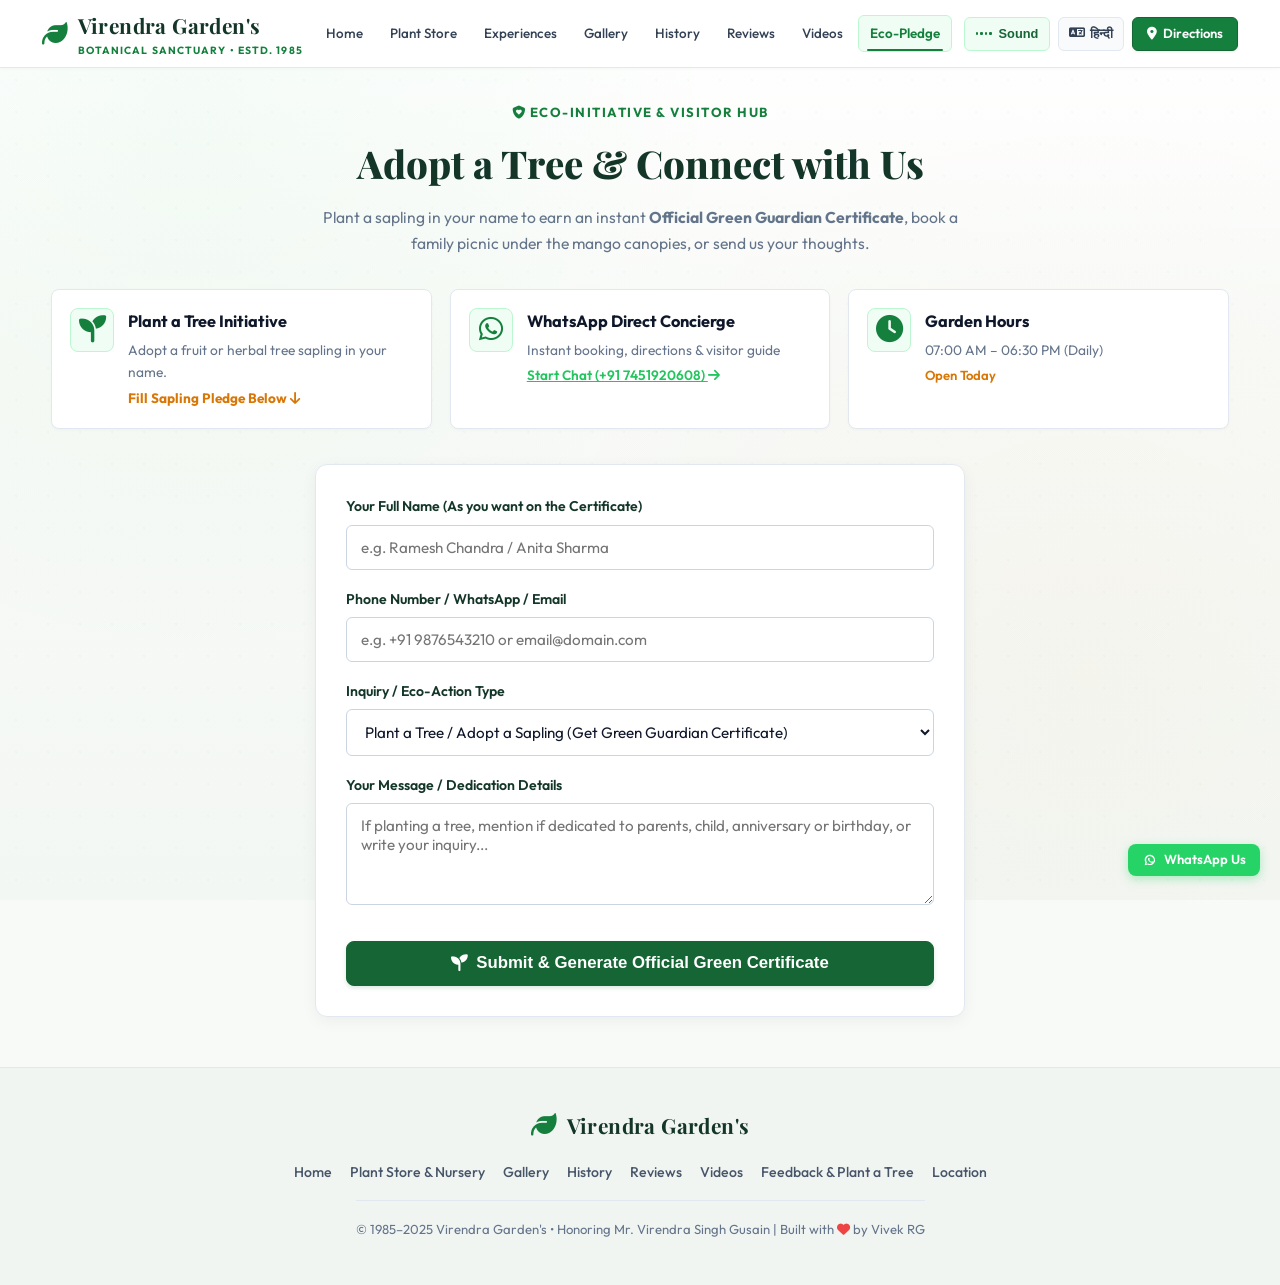
<file: feedback.html>
<!DOCTYPE html>
<html lang="en">
<head>
  <meta charset="UTF-8">
  <meta name="viewport" content="width=device-width, initial-scale=1.0">
  <title>Contact & Eco-Pledge | Virendra Garden's (Estd. 1985)</title>
  <meta name="description" content="Adopt a tree for nature, download your Green Guardian Certificate, plan a family picnic or contact Virendra Garden's in Uttarakhand.">
  <link rel="icon" type="image/svg+xml" href="favicon.svg">
  <link rel="apple-touch-icon" href="favicon.svg">
  <link rel="stylesheet" href="https://cdnjs.cloudflare.com/ajax/libs/font-awesome/6.5.1/css/all.min.css">
  <link rel="stylesheet" href="css/style.css">
</head>
<body>

  <!-- Top Sticky Navigation -->
  <header class="site-header">
    <div class="container nav-wrapper">
      <!-- Left: Brand Logo -->
      <a href="index.html" class="brand-logo">
        <span class="logo-icon"><i class="fa-solid fa-leaf"></i></span>
        <div class="brand-text">
          <span class="brand-title">Virendra Garden's</span>
          <span class="brand-tagline">Botanical Sanctuary • Estd. 1985</span>
        </div>
      </a>

      <!-- Middle: Navigation Links -->
      <ul class="nav-links">
        <li><a href="index.html" class="nav-link">Home</a></li>
        <li><a href="store.html" class="nav-link">Plant Store</a></li>
        <li><a href="index.html#experiencesSection" class="nav-link">Experiences</a></li>
        <li><a href="gallery.html" class="nav-link">Gallery</a></li>
        <li><a href="history.html" class="nav-link">History</a></li>
        <li><a href="reviews.html" class="nav-link">Reviews</a></li>
        <li><a href="videos.html" class="nav-link">Videos</a></li>
        <li><a href="feedback.html" class="nav-link active">Eco-Pledge</a></li>
      </ul>

      <!-- Right: Action Controls -->
      <div class="nav-actions">
        <button class="audio-control-pill" title="Listen to Mountain Breeze & Himalayan Birdsong" aria-label="Toggle Nature Sound">
          <span class="soundwave-bars">
            <span class="soundwave-bar"></span>
            <span class="soundwave-bar"></span>
            <span class="soundwave-bar"></span>
            <span class="soundwave-bar"></span>
          </span>
          <span class="audio-label">Sound</span>
        </button>

        <button class="lang-switch-btn" aria-label="Toggle Language" title="Change Language"><i class="fa-solid fa-language"></i> हिंदी</button>
        
        <a href="https://maps.app.goo.gl/ZvK2q6JAgAgWsp1eA" target="_blank" rel="noopener noreferrer" class="nav-btn-highlight" title="Navigate to Virendra Garden">
          <i class="fa-solid fa-location-dot"></i> Directions
        </a>

        <button class="mobile-menu-btn" aria-label="Toggle navigation"><i class="fa-solid fa-bars"></i></button>
      </div>
    </div>
  </header>

  <main class="container" style="padding-top: 30px;">
    <div class="section-header">
      <span class="section-badge"><i class="fa-solid fa-shield-heart"></i> Eco-Initiative & Visitor Hub</span>
      <h1 class="section-title">Adopt a Tree & Connect with Us</h1>
      <p class="section-description">
        Plant a sapling in your name to earn an instant <b>Official Green Guardian Certificate</b>, book a family picnic under the mango canopies, or send us your thoughts.
      </p>
    </div>

    <!-- Quick Action Cards Grid -->
    <div class="info-grid" style="margin-bottom: 35px;">
      <div class="info-item">
        <div class="info-icon"><i class="fa-solid fa-seedling"></i></div>
        <div class="info-text">
          <h4>Plant a Tree Initiative</h4>
          <p>Adopt a fruit or herbal tree sapling in your name.</p>
          <a href="#feedbackForm" style="color:var(--accent-gold); font-size:0.85rem; font-weight:700;">Fill Sapling Pledge Below <i class="fa-solid fa-arrow-down"></i></a>
        </div>
      </div>

      <div class="info-item">
        <div class="info-icon"><i class="fa-brands fa-whatsapp"></i></div>
        <div class="info-text">
          <h4>WhatsApp Direct Concierge</h4>
          <p>Instant booking, directions & visitor guide</p>
          <a href="https://wa.me/917451920608?text=Hello!%20I%20want%20to%20know%20more%20about%20visiting/planting%20a%20tree%20at%20Virendra%20Garden." target="_blank" rel="noopener noreferrer" style="color:var(--primary-light); font-size:0.85rem; font-weight:600; text-decoration:underline;">Start Chat (+91 7451920608) <i class="fa-solid fa-arrow-right"></i></a>
        </div>
      </div>

      <div class="info-item">
        <div class="info-icon"><i class="fa-solid fa-clock"></i></div>
        <div class="info-text">
          <h4>Garden Hours</h4>
          <p>07:00 AM – 06:30 PM (Daily)</p>
          <span style="color:var(--accent-gold); font-size:0.82rem; font-weight:600;">Open Today</span>
        </div>
      </div>
    </div>

    <!-- Feedback & Tree Adoption Form -->
    <div class="form-box">
      <form id="feedbackForm">
        <div class="form-group">
          <label for="feedbackName" class="form-label">Your Full Name (As you want on the Certificate)</label>
          <input type="text" id="feedbackName" class="form-control" placeholder="e.g. Ramesh Chandra / Anita Sharma" required>
        </div>

        <div class="form-group">
          <label for="feedbackContact" class="form-label">Phone Number / WhatsApp / Email</label>
          <input type="text" id="feedbackContact" class="form-control" placeholder="e.g. +91 9876543210 or email@domain.com" required>
        </div>

        <div class="form-group">
          <label for="feedbackType" class="form-label">Inquiry / Eco-Action Type</label>
          <select id="feedbackType" class="form-control">
            <option value="Plant a Tree / Adopt a Sapling">Plant a Tree / Adopt a Sapling (Get Green Guardian Certificate)</option>
            <option value="Family Picnic / Group Visit">Family Picnic / Group Visit Booking</option>
            <option value="Photography & Video Shoot">Pre-Booking for Photoshoot / Video Vlog</option>
            <option value="Organic Fruits Inquiry">Organic Mangoes, Walnuts & Fruit Inquiries</option>
            <option value="General Feedback">General Visitor Feedback & Suggestions</option>
          </select>
        </div>

        <div class="form-group">
          <label for="feedbackMessage" class="form-label">Your Message / Dedication Details</label>
          <textarea id="feedbackMessage" class="form-control" rows="4" placeholder="If planting a tree, mention if dedicated to parents, child, anniversary or birthday, or write your inquiry..." required></textarea>
        </div>

        <button type="submit" class="btn btn-nature" style="width: 100%; margin-top: 10px; font-size: 1.05rem;">
          <i class="fa-solid fa-seedling"></i> Submit & Generate Official Green Certificate
        </button>
      </form>
    </div>

  </main>

  <!-- Green Guardian Certificate Modal -->
  <div class="cert-modal">
    <div class="cert-modal-content">
      <button class="cert-close-btn" style="position: absolute; top: 14px; right: 18px; background: transparent; border: none; color: var(--text-muted); font-size: 1.5rem; cursor: pointer;"><i class="fa-solid fa-xmark"></i></button>
      <h3 style="font-family: var(--font-serif); font-size: 1.4rem; color: var(--primary-green); margin-bottom: 4px;"><i class="fa-solid fa-award"></i> Official Green Guardian Certificate</h3>
      <p style="color: var(--text-dim); font-size: 0.88rem;">Thank you for adopting a tree at Virendra Garden (Estd. 1985).</p>
      
      <canvas id="certCanvas" class="cert-canvas-preview"></canvas>

      <div class="cert-actions">
        <button id="downloadCertBtn" class="btn btn-gold"><i class="fa-solid fa-download"></i> Download High-Res PNG</button>
        <button id="shareCertBtn" class="btn btn-nature"><i class="fa-brands fa-whatsapp"></i> Share on WhatsApp</button>
      </div>
    </div>
  </div>

  <!-- Footer -->
  <footer class="site-footer">
    <div class="container footer-content">
      <div class="brand-logo">
        <span class="logo-icon"><i class="fa-solid fa-leaf"></i></span>
        <span class="brand-title" style="font-size: 1.3rem;">Virendra Garden's</span>
      </div>
      <ul class="footer-links">
        <li><a href="index.html">Home</a></li>
        <li><a href="store.html">Plant Store & Nursery</a></li>
        <li><a href="gallery.html">Gallery</a></li>
        <li><a href="history.html">History</a></li>
        <li><a href="reviews.html">Reviews</a></li>
        <li><a href="videos.html">Videos</a></li>
        <li><a href="feedback.html">Feedback & Plant a Tree</a></li>
        <li><a href="https://maps.app.goo.gl/ZvK2q6JAgAgWsp1eA" target="_blank" rel="noopener noreferrer">Location</a></li>
      </ul>
      <div class="footer-bottom">
        © 1985–2025 Virendra Garden's • Honoring Mr. Virendra Singh Gusain | Built with <i class="fa-solid fa-heart" style="color:#ef4444;"></i> by Vivek RG
      </div>
    </div>
  </footer>

  <!-- Floating Quick Actions -->
  <div class="floating-actions-right">
    <a href="https://wa.me/917451920608?text=Hello!%20I%20would%20like%20to%20plant%20a%20tree%20or%20visit%20Virendra%20Garden." target="_blank" rel="noopener noreferrer" class="concierge-pill" title="Chat on WhatsApp (+91 7451920608)">
      <svg viewBox="0 0 24 24"><path d="M12.031 6.172c-3.181 0-5.767 2.586-5.768 5.766-.001 1.298.38 2.27 1.019 3.287l-.711 2.598 2.664-.699c.971.53 1.838.815 2.796.815 3.182 0 5.768-2.586 5.768-5.766 0-3.18-2.586-5.767-5.768-5.767zm7.653 5.766c-.002 4.221-3.435 7.653-7.653 7.653-1.309 0-2.588-.344-3.708-.996l-4.323 1.134 1.155-4.215c-.714-1.156-1.09-2.493-1.09-3.576.002-4.221 3.435-7.653 7.653-7.653 4.219 0 7.666 3.432 7.666 7.653zm-3.568 2.378c-.201-.1-.188-.1-.389-.201-.201-.1-.389-.201-.59-.302-.201-.1-.302-.1-.402.1-.1.201-.402.503-.503.603-.1.1-.201.1-.402 0-.201-.1-.854-.314-1.628-1.005-.603-.538-1.01-1.203-1.127-1.405-.117-.201-.012-.31.088-.41.09-.09.201-.234.302-.351.1-.117.134-.201.201-.335.067-.134.034-.251-.017-.351-.05-.1-.452-1.088-.62-1.49-.164-.392-.331-.338-.452-.344l-.385-.007c-.134 0-.351.05-.536.251-.184.201-.703.687-.703 1.675s.72 1.942.82 2.076c.101.134 1.417 2.164 3.433 3.034.48.207.854.331 1.146.424.482.153.921.131 1.268.079.387-.058 1.189-.486 1.356-.955.168-.469.168-.871.118-.955-.05-.084-.184-.134-.385-.234z"/></svg>
      <span>WhatsApp Us</span>
    </a>
  </div>

  <!-- Bottom Floating Navigation -->
  <nav class="bottom-floating-nav">
    <a href="index.html" class="bottom-nav-item">
      <span class="icon"><i class="fa-solid fa-house"></i></span>
      <span>Home</span>
    </a>
    <a href="store.html" class="bottom-nav-item">
      <span class="icon"><i class="fa-solid fa-basket-shopping"></i></span>
      <span>Store</span>
    </a>
    <a href="gallery.html" class="bottom-nav-item">
      <span class="icon"><i class="fa-solid fa-images"></i></span>
      <span>Gallery</span>
    </a>
    <a href="reviews.html" class="bottom-nav-item">
      <span class="icon"><i class="fa-solid fa-star"></i></span>
      <span>Reviews</span>
    </a>
    <a href="history.html" class="bottom-nav-item">
      <span class="icon"><i class="fa-solid fa-clock-rotate-left"></i></span>
      <span>History</span>
    </a>
    <a href="feedback.html" class="bottom-nav-item active">
      <span class="icon"><i class="fa-solid fa-seedling"></i></span>
      <span>Eco-Pledge</span>
    </a>
  </nav>

  <script src="js/main.js"></script>
</body>
</html>
</file>
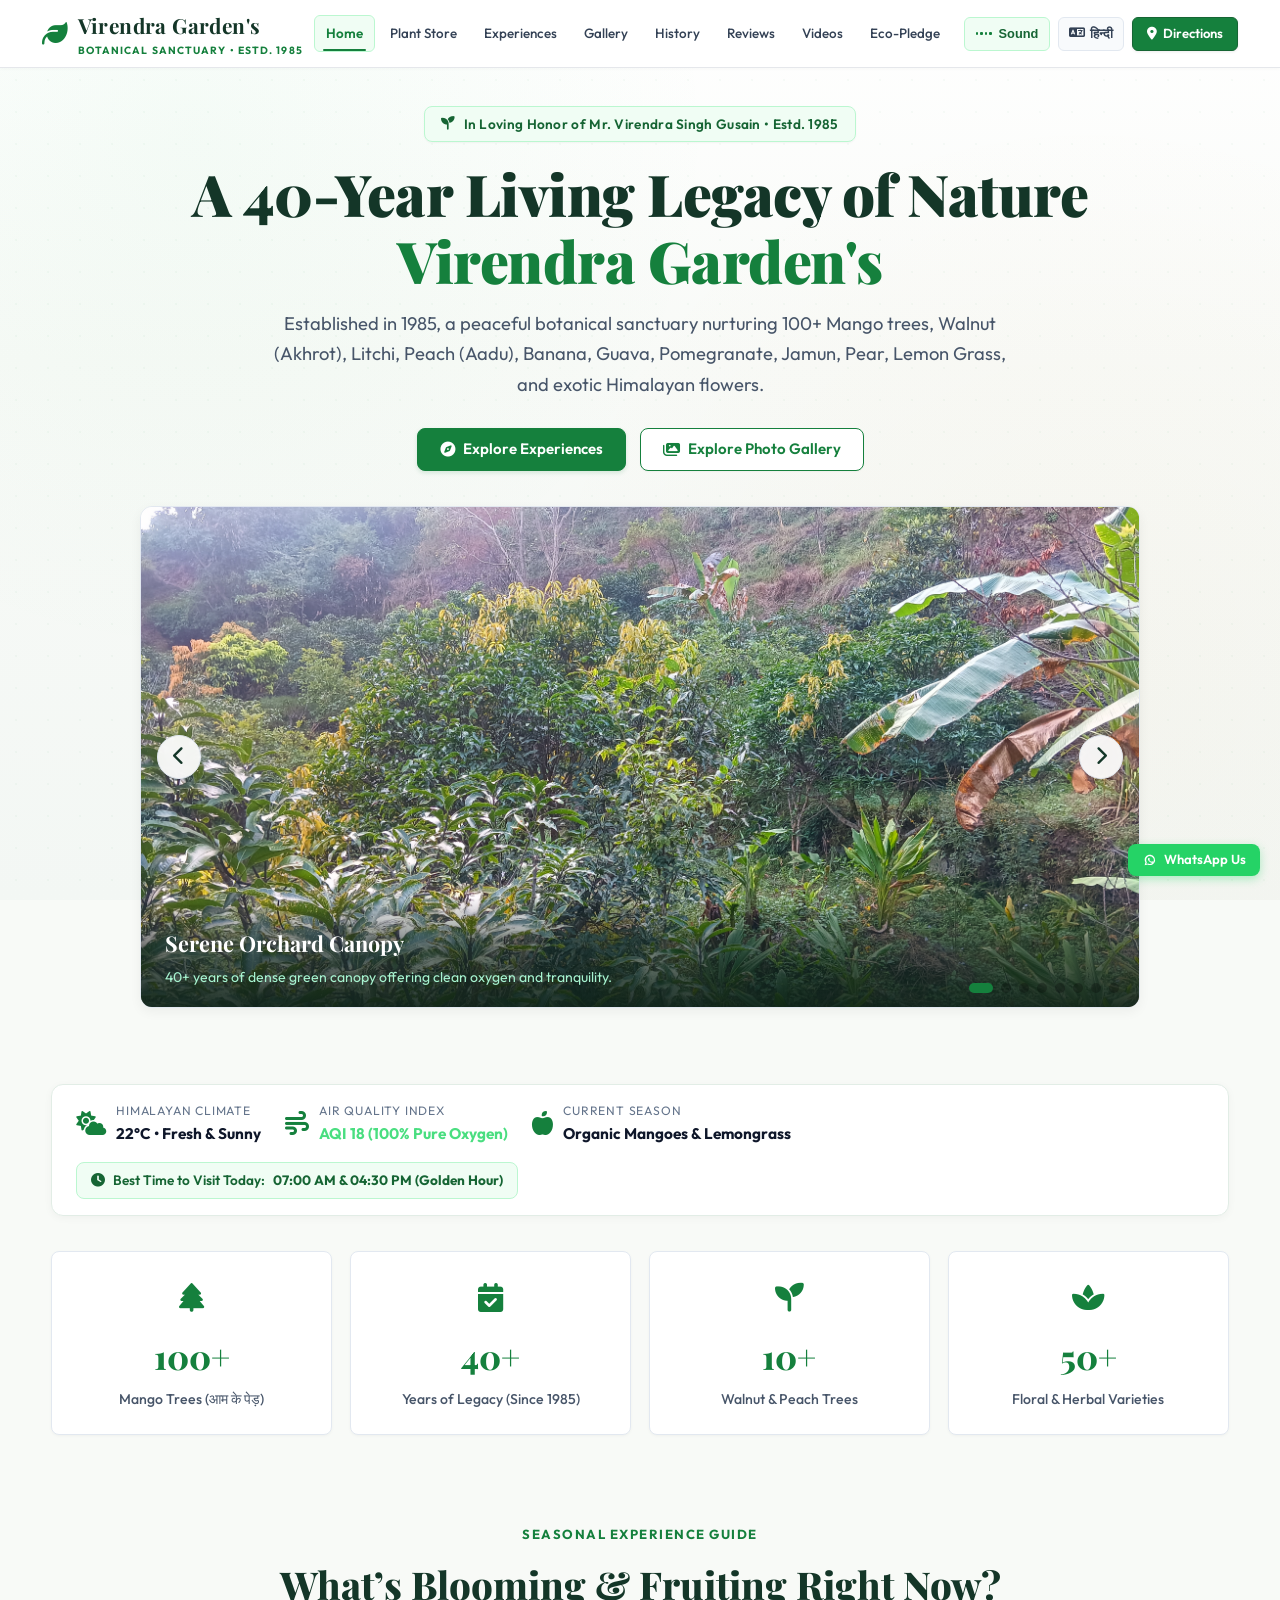
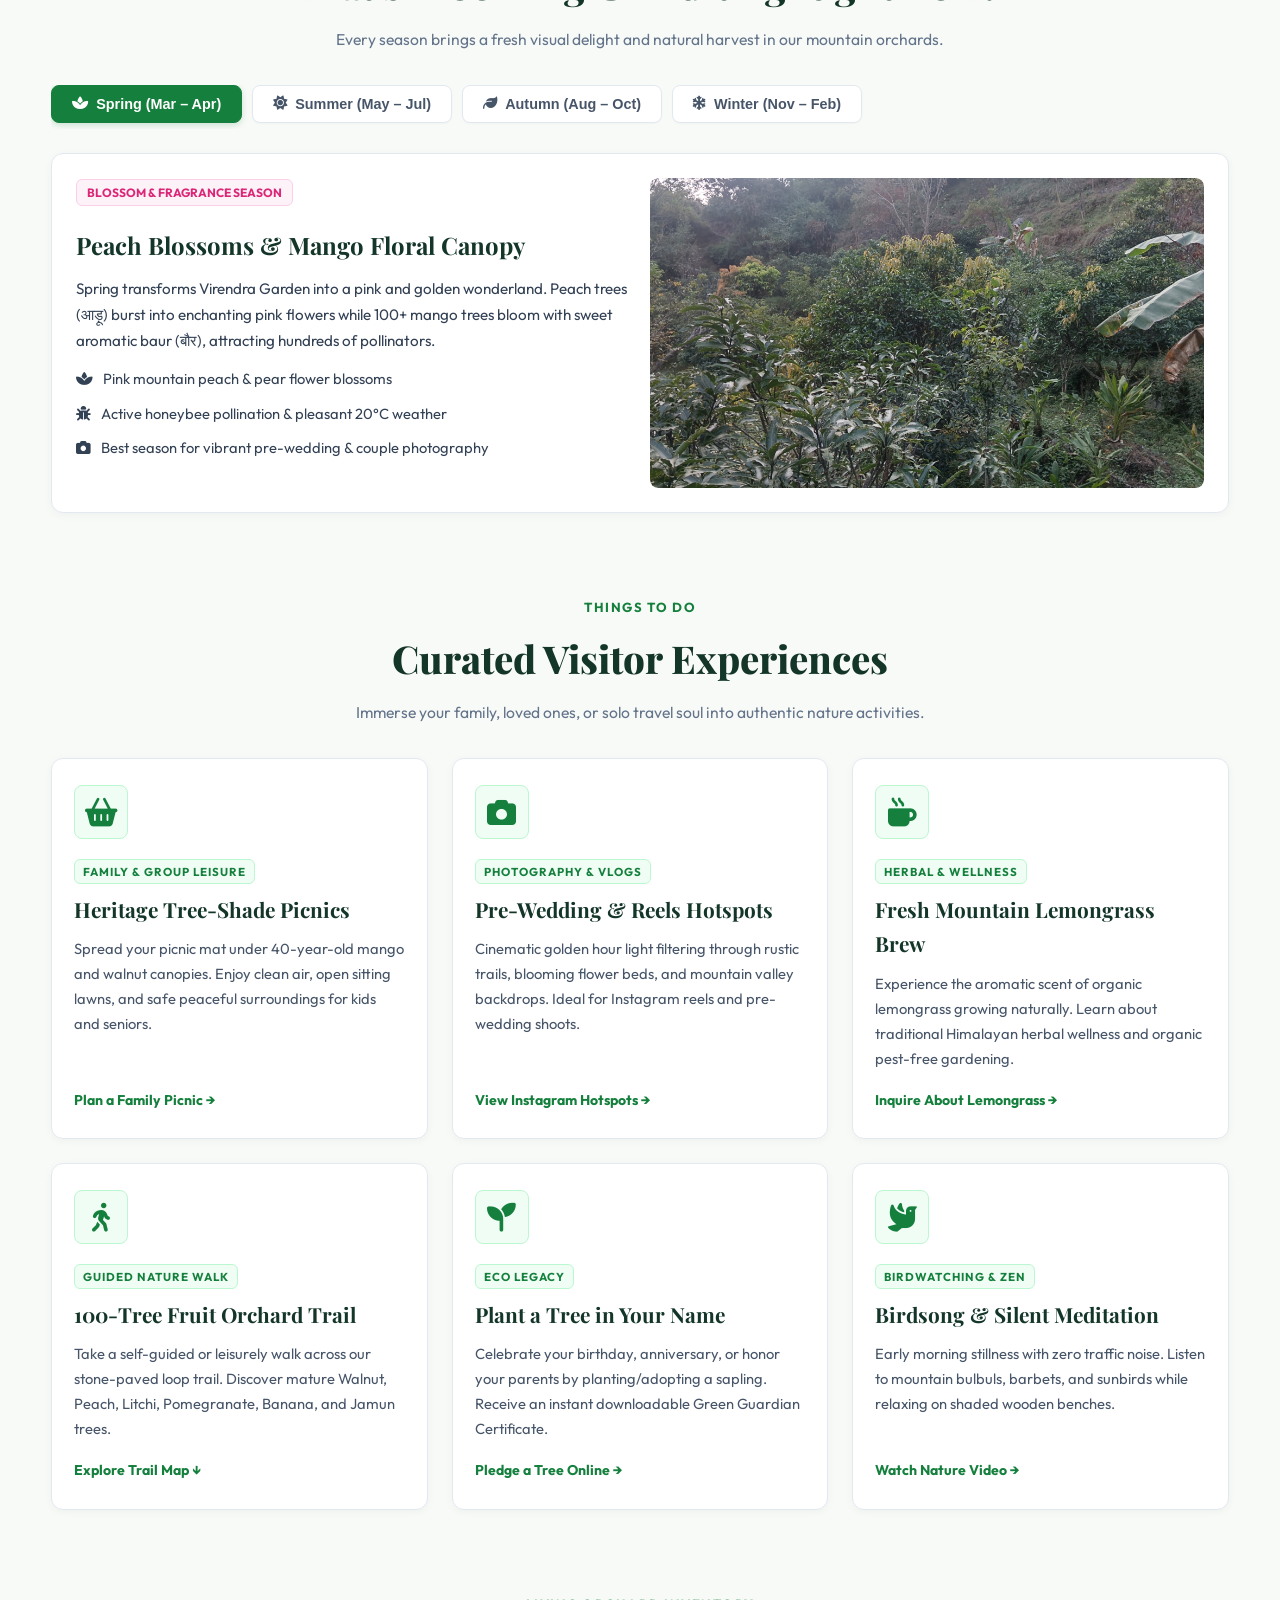
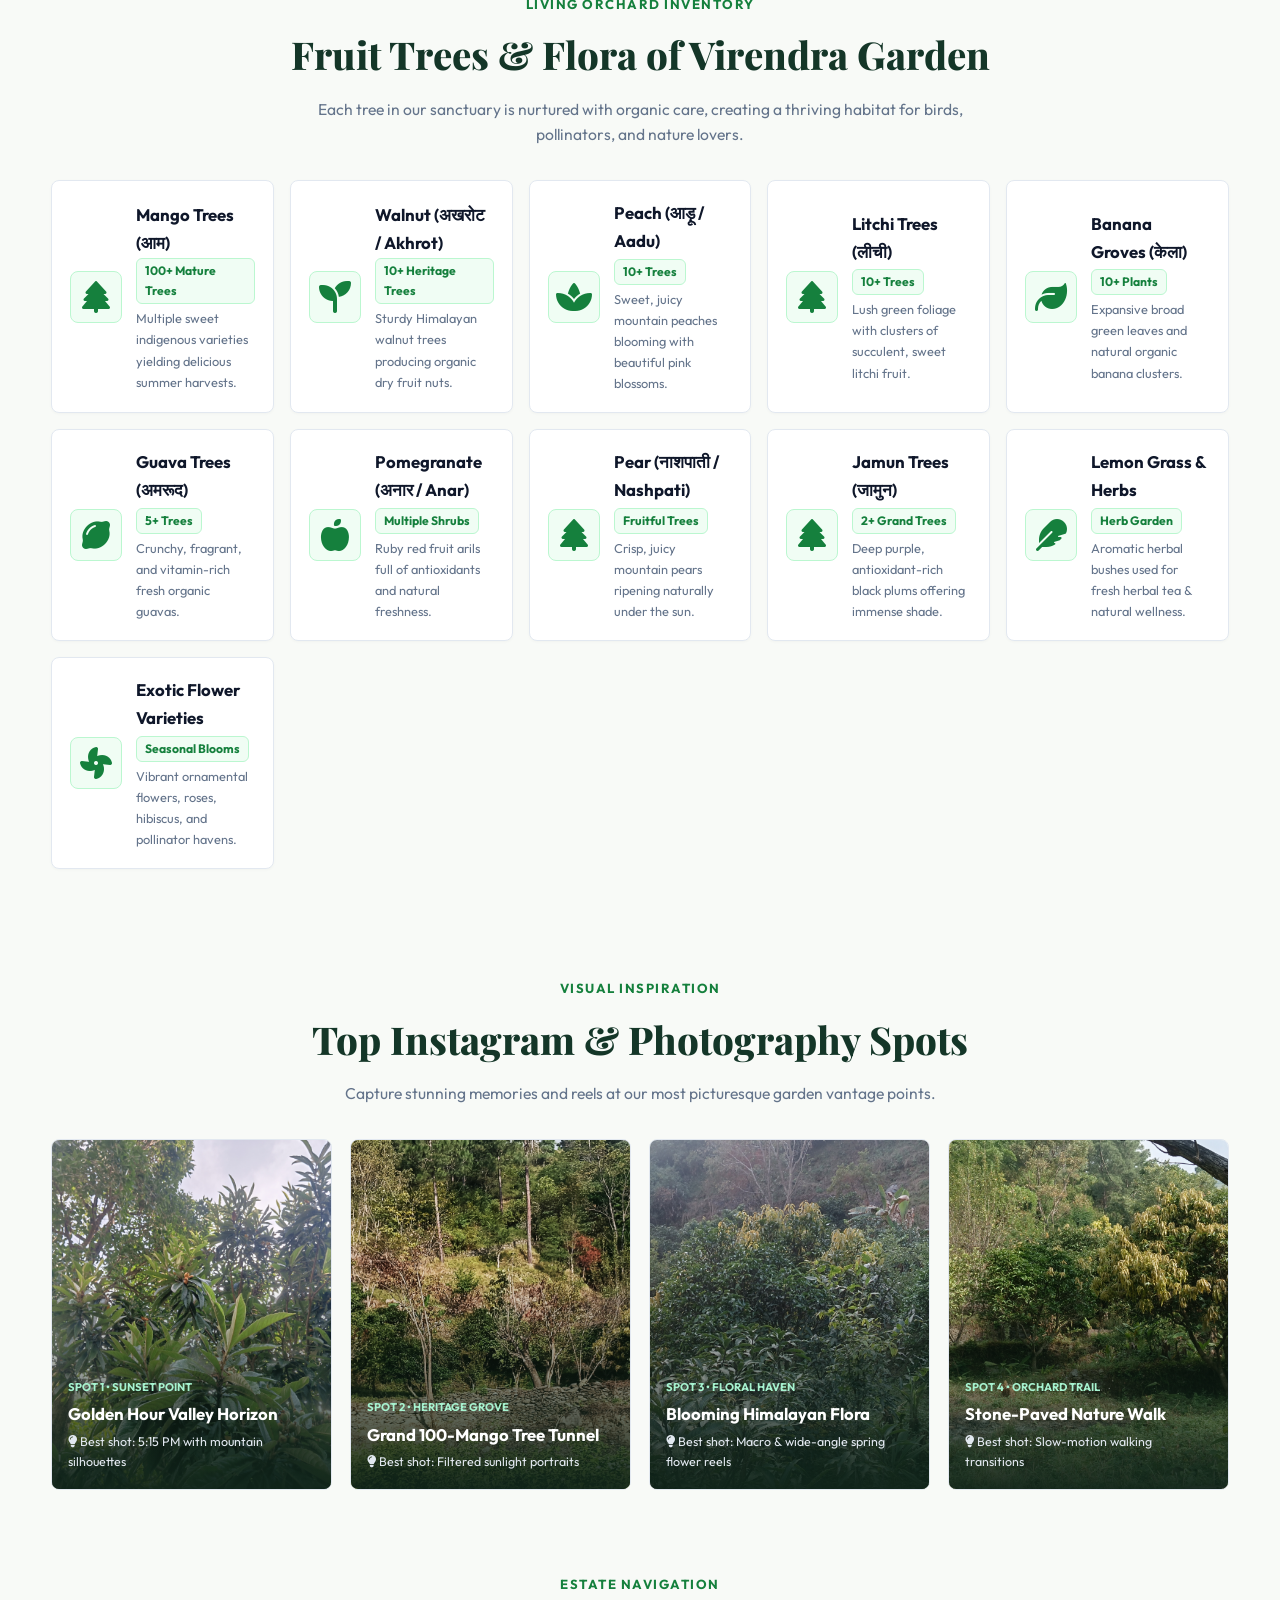
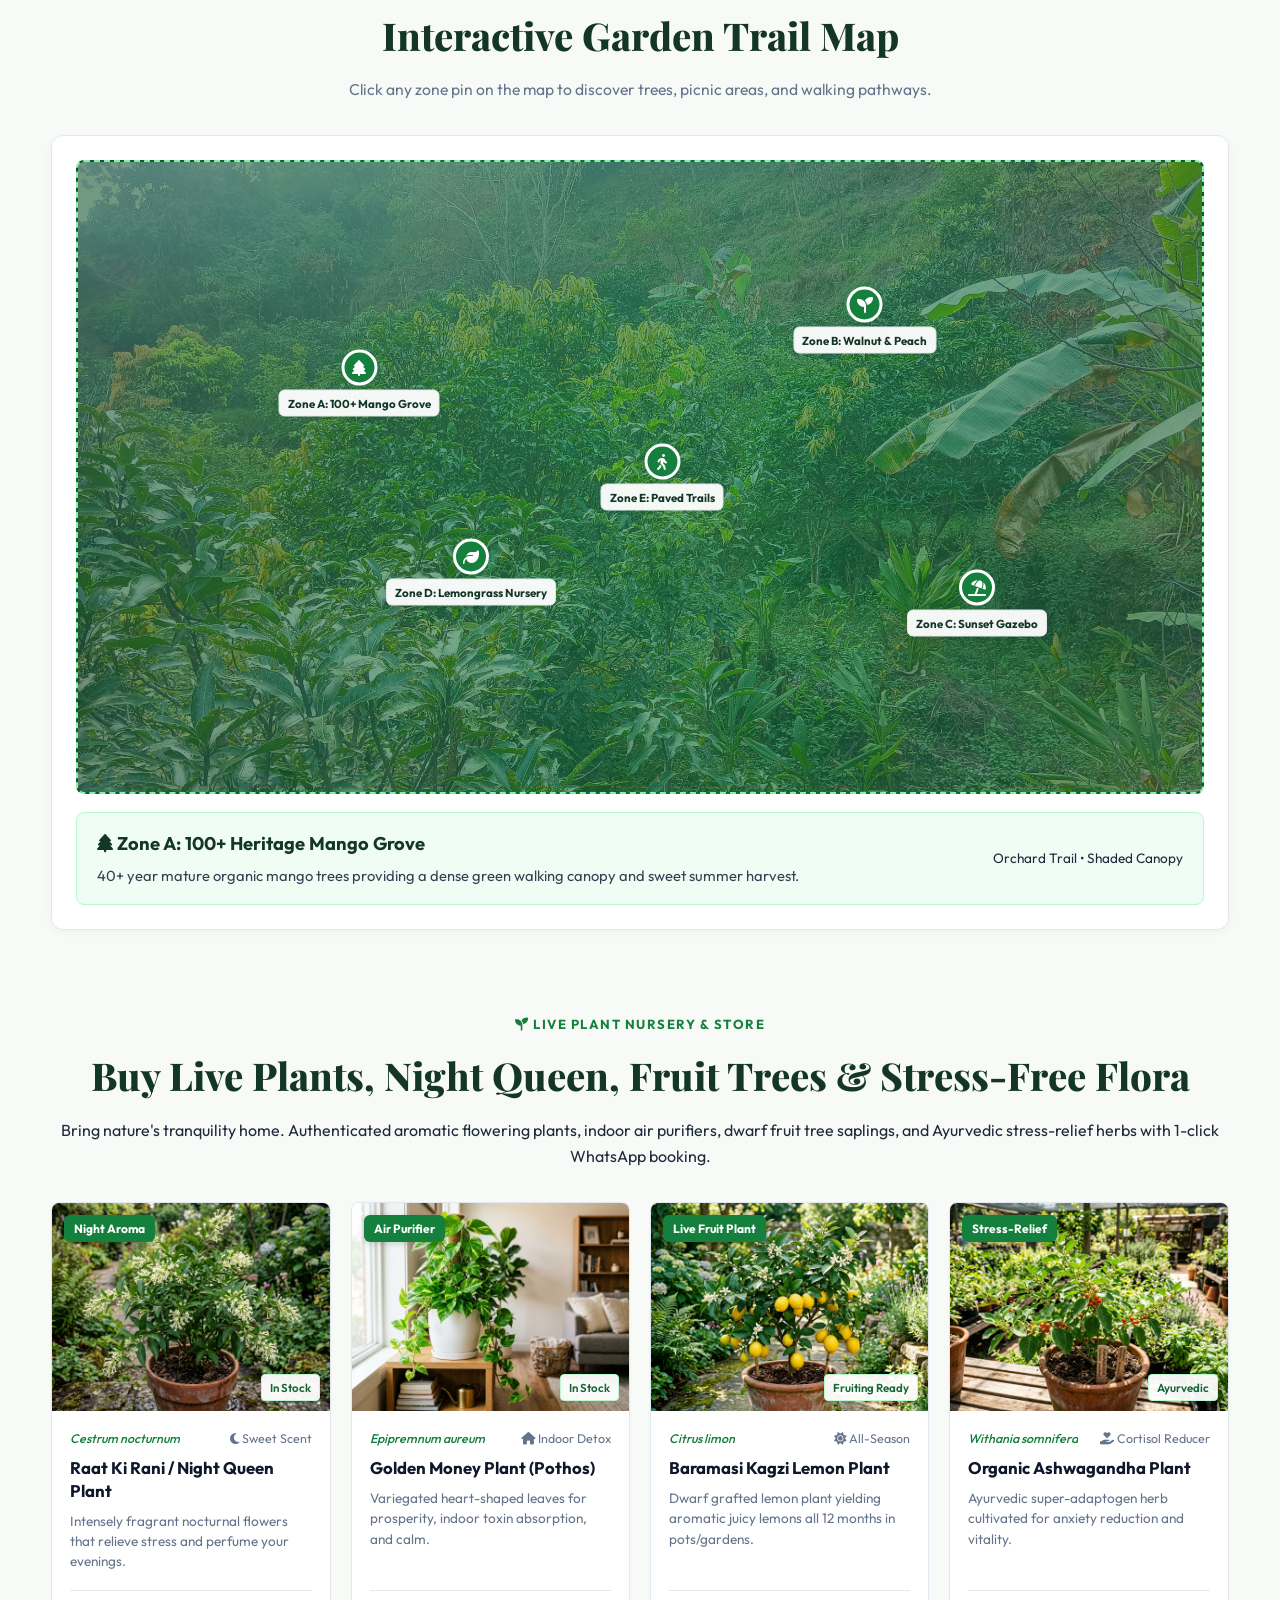
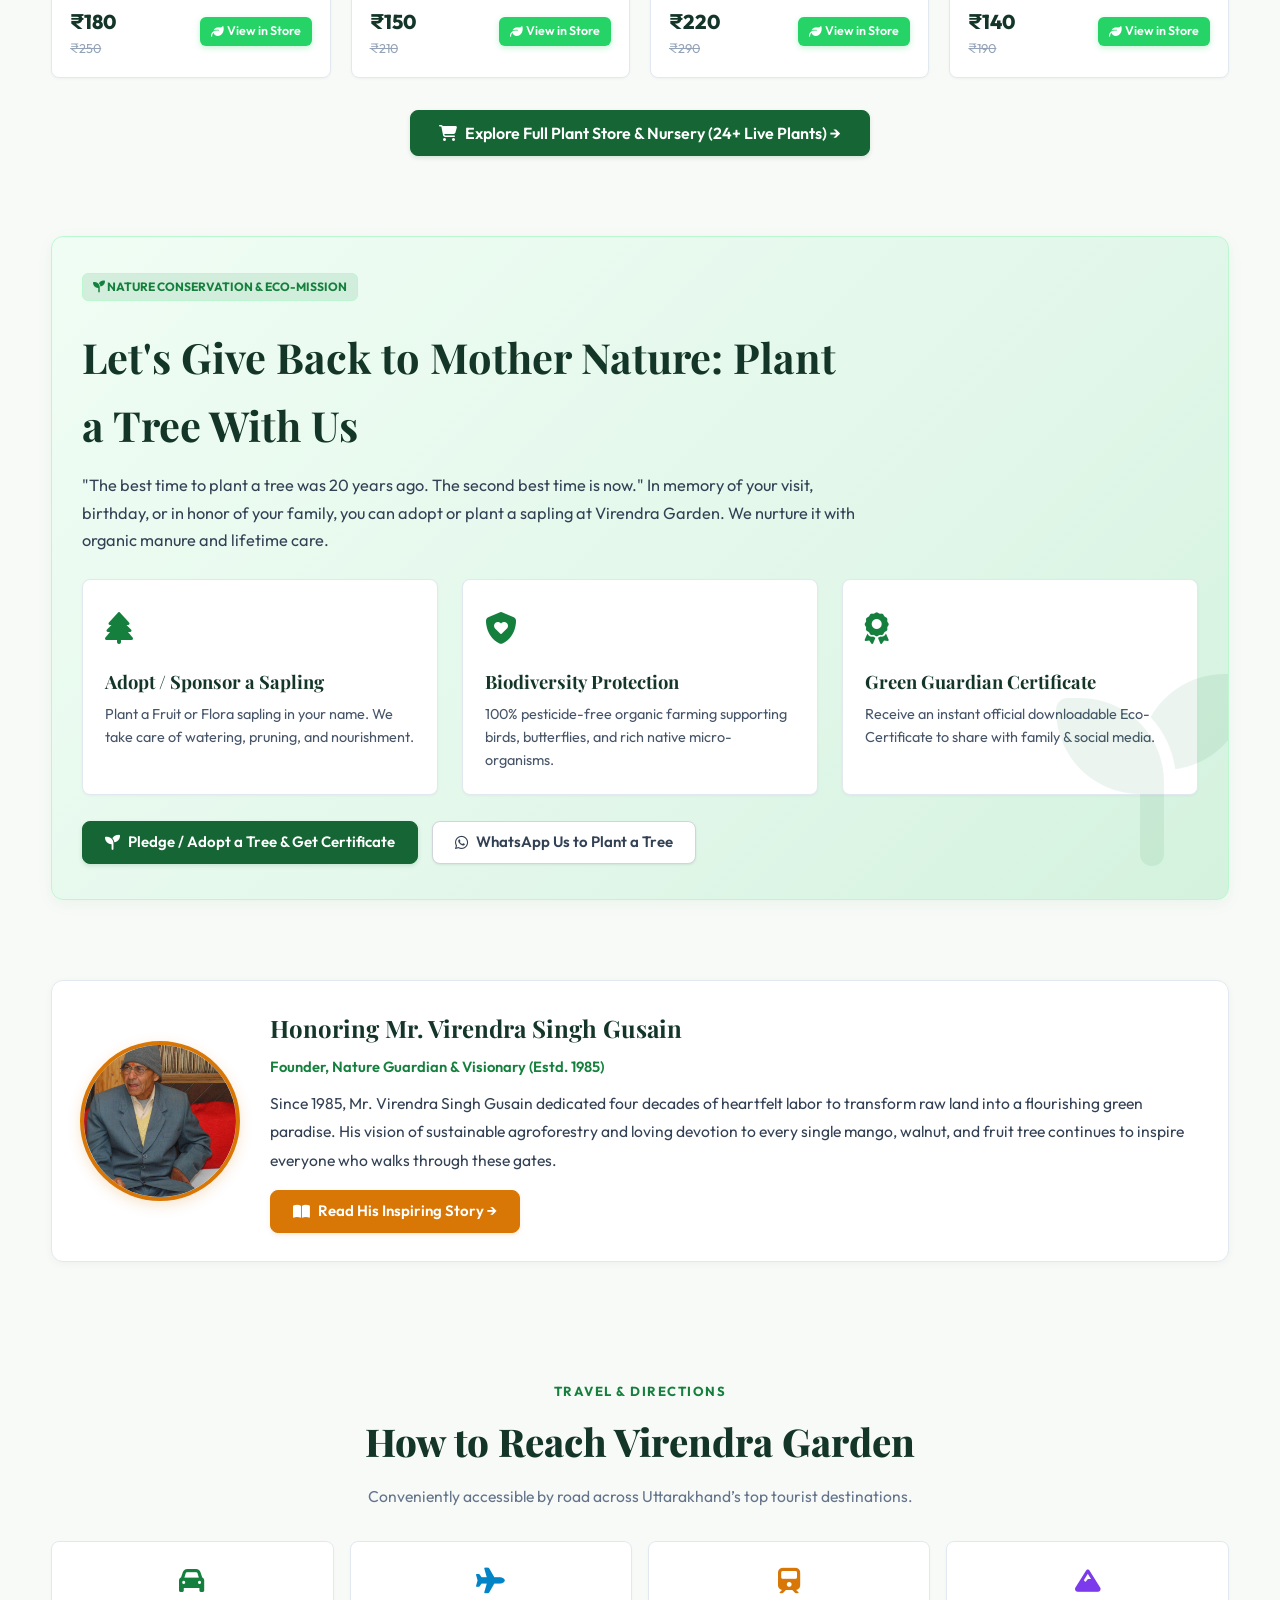
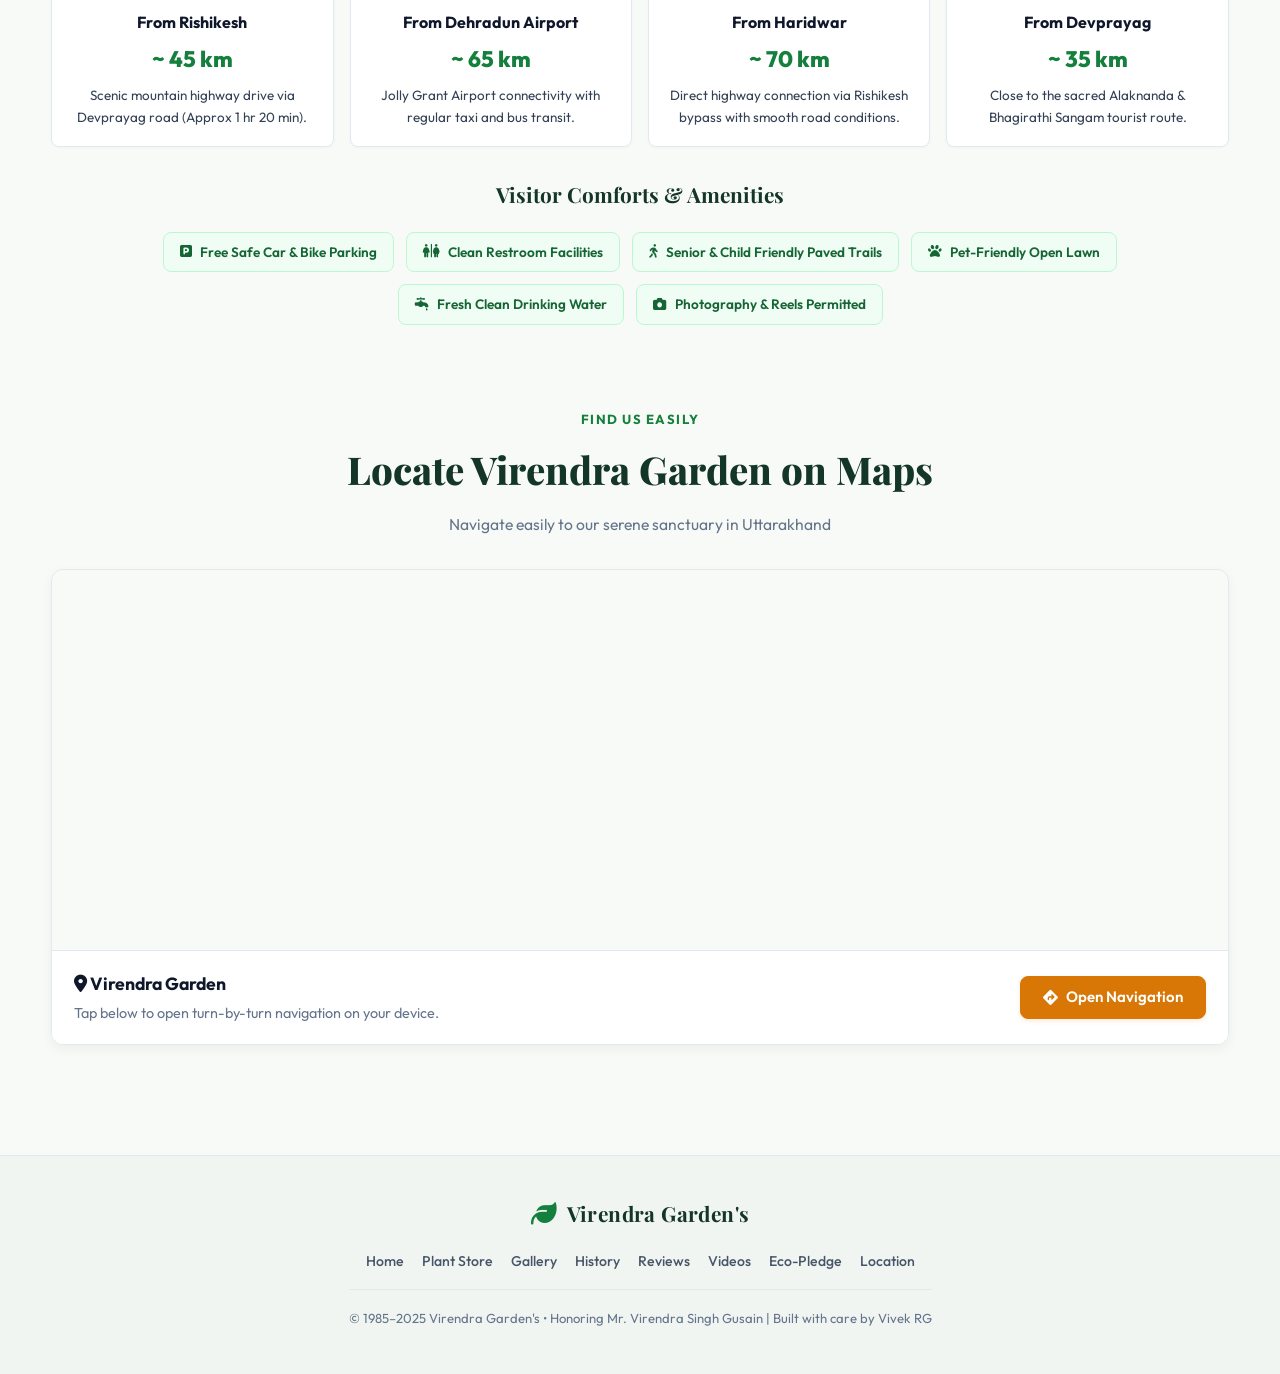
<file: Garden.html>
<!DOCTYPE html>
<html lang="en">
<head>
  <meta charset="UTF-8">
  <meta name="viewport" content="width=device-width, initial-scale=1.0">
  <title>Virendra Garden's | 40-Year Botanical Sanctuary & Fruit Orchards (Estd. 1985)</title>
  <meta name="description" content="Experience Uttarakhand's tranquil 40-year living sanctuary – 100+ Mango trees, Walnut, Peach, Litchi, Lemongrass, picnic zones and eco-tree adoption in honor of Mr. Virendra Singh Gusain.">
  <link rel="icon" type="image/svg+xml" href="favicon.svg">
  <link rel="apple-touch-icon" href="favicon.svg">
  <link rel="stylesheet" href="https://cdnjs.cloudflare.com/ajax/libs/font-awesome/6.5.1/css/all.min.css">
  <link rel="stylesheet" href="css/style.css">
</head>
<body>

  <!-- Top Sticky Navigation -->
  <header class="site-header">
    <div class="container nav-wrapper">
      <!-- Left: Brand Logo -->
      <a href="index.html" class="brand-logo">
        <span class="logo-icon"><i class="fa-solid fa-leaf"></i></span>
        <div class="brand-text">
          <span class="brand-title">Virendra Garden's</span>
          <span class="brand-tagline">Botanical Sanctuary • Estd. 1985</span>
        </div>
      </a>

      <!-- Middle: Navigation Links -->
      <ul class="nav-links">
        <li><a href="index.html" class="nav-link active">Home</a></li>
        <li><a href="store.html" class="nav-link">Plant Store</a></li>
        <li><a href="#experiencesSection" class="nav-link">Experiences</a></li>
        <li><a href="gallery.html" class="nav-link">Gallery</a></li>
        <li><a href="history.html" class="nav-link">History</a></li>
        <li><a href="reviews.html" class="nav-link">Reviews</a></li>
        <li><a href="videos.html" class="nav-link">Videos</a></li>
        <li><a href="feedback.html" class="nav-link">Eco-Pledge</a></li>
      </ul>

      <!-- Right: Action Controls -->
      <div class="nav-actions">
        <button class="audio-control-pill" title="Listen to Mountain Breeze & Himalayan Birdsong" aria-label="Toggle Nature Sound">
          <span class="soundwave-bars">
            <span class="soundwave-bar"></span>
            <span class="soundwave-bar"></span>
            <span class="soundwave-bar"></span>
            <span class="soundwave-bar"></span>
          </span>
          <span class="audio-label">Sound</span>
        </button>

        <button class="lang-switch-btn" aria-label="Toggle Language" title="Change Language"><i class="fa-solid fa-language"></i> हिंदी</button>
        
        <a href="https://maps.app.goo.gl/ZvK2q6JAgAgWsp1eA" target="_blank" rel="noopener noreferrer" class="nav-btn-highlight">
          <i class="fa-solid fa-location-dot"></i> Directions
        </a>

        <button class="mobile-menu-btn" aria-label="Toggle navigation"><i class="fa-solid fa-bars"></i></button>
      </div>
    </div>
  </header>

  <!-- Hero Section -->
  <main class="container">
    <section class="hero-section">
      <div class="hero-badge">
        <i class="fa-solid fa-seedling"></i> In Loving Honor of Mr. Virendra Singh Gusain • Estd. 1985
      </div>
      <h1 class="hero-title">
        A 40-Year Living Legacy of Nature <br><span>Virendra Garden's</span>
      </h1>
      <p class="hero-subtitle">
        Established in <b>1985</b>, a peaceful botanical sanctuary nurturing <b>100+ Mango trees, Walnut (Akhrot), Litchi, Peach (Aadu), Banana, Guava, Pomegranate, Jamun, Pear, Lemon Grass</b>, and exotic Himalayan flowers.
      </p>

      <div class="hero-actions">
        <a href="#experiencesSection" class="btn btn-primary"><i class="fa-solid fa-compass"></i> Explore Experiences</a>
        <a href="gallery.html" class="btn btn-secondary"><i class="fa-solid fa-images"></i> Explore Photo Gallery</a>
      </div>

      <!-- Hero Interactive Carousel -->
      <div class="slider-container">
        <div class="slider-track">
          <div class="slide-item">
            <img src="F1.jpg" alt="Lush Greenery of Virendra Garden" loading="eager">
            <div class="slide-caption">
              <h3>Serene Orchard Canopy</h3>
              <p>40+ years of dense green canopy offering clean oxygen and tranquility.</p>
            </div>
          </div>
          <div class="slide-item">
            <img src="F2.jpg" alt="Virendra Mango Grove" loading="lazy">
            <div class="slide-caption">
              <h3>100+ Heritage Mango Grove</h3>
              <p>Thriving native mango trees planted and cared for since 1985.</p>
            </div>
          </div>
          <div class="slide-item">
            <img src="F3.jpg" alt="Botanical Flora and Flowers" loading="lazy">
            <div class="slide-caption">
              <h3>Vibrant Botanical Flora & Lemon Grass</h3>
              <p>Blooming flowers, aromatic herbs, and medicinal green shrubs.</p>
            </div>
          </div>
          <div class="slide-item">
            <img src="F5.jpg" alt="Walnut, Litchi, Peach & Fruit Trees" loading="lazy">
            <div class="slide-caption">
              <h3>Walnut (Akhrot), Peach (Aadu) & Litchi Orchards</h3>
              <p>Rich organic variety including Pomegranate, Pear, Banana, and Jamun.</p>
            </div>
          </div>
          <div class="slide-item">
            <img src="F7.jpg" alt="Peaceful Sitting and Picnic Area" loading="lazy">
            <div class="slide-caption">
              <h3>Family Picnic & Nature Meditation Zones</h3>
              <p>Rejuvenate your senses in peaceful open-air green gazebos.</p>
            </div>
          </div>
          <div class="slide-item">
            <img src="F6.jpg" alt="Scenic Garden Landscape" loading="lazy">
            <div class="slide-caption">
              <h3>Soulful Sunset Views</h3>
              <p>Breathtaking golden-hour panoramic views across the lush mountain estate.</p>
            </div>
          </div>
          <div class="slide-item">
            <img src="F4.jpg" alt="Garden Flora & Pathways" loading="lazy">
            <div class="slide-caption">
              <h3>Paved Walking Trails</h3>
              <p>Clean and peaceful trails ideal for leisurely walks and birdwatching.</p>
            </div>
          </div>
          <div class="slide-item">
            <img src="F8.jpg" alt="Botanical Paradise Views" loading="lazy">
            <div class="slide-caption">
              <h3>Honoring Mr. Virendra Singh Gusain</h3>
              <p>A lifelong visionary who dedicated his life to green conservation since 1985.</p>
            </div>
          </div>
        </div>

        <button class="slider-btn prev" aria-label="Previous Slide"><i class="fa-solid fa-chevron-left"></i></button>
        <button class="slider-btn next" aria-label="Next Slide"><i class="fa-solid fa-chevron-right"></i></button>
        <div class="slider-dots"></div>
      </div>
    </section>

    <!-- Tourist Upgrade: Live Weather & Air Quality Bar -->
    <section class="weather-air-bar">
      <div class="weather-metric-group">
        <div class="weather-metric-item">
          <span class="weather-metric-icon"><i class="fa-solid fa-cloud-sun"></i></span>
          <div>
            <div class="weather-metric-label">Himalayan Climate</div>
            <div class="weather-metric-val">22°C • Fresh & Sunny</div>
          </div>
        </div>
        <div class="weather-metric-item">
          <span class="weather-metric-icon"><i class="fa-solid fa-wind"></i></span>
          <div>
            <div class="weather-metric-label">Air Quality Index</div>
            <div class="weather-metric-val" style="color: #4ade80;">AQI 18 (100% Pure Oxygen)</div>
          </div>
        </div>
        <div class="weather-metric-item">
          <span class="weather-metric-icon"><i class="fa-solid fa-apple-whole"></i></span>
          <div>
            <div class="weather-metric-label">Current Season</div>
            <div class="weather-metric-val">Organic Mangoes & Lemongrass</div>
          </div>
        </div>
      </div>
      <div class="weather-best-time">
        <span><i class="fa-solid fa-clock"></i></span> Best Time to Visit Today: <b>07:00 AM & 04:30 PM (Golden Hour)</b>
      </div>
    </section>

    <!-- Key Highlights / Live Stats Grid -->
    <section class="stats-grid">
      <div class="stat-card">
        <div class="stat-icon"><i class="fa-solid fa-tree"></i></div>
        <div class="stat-number">100+</div>
        <div class="stat-label">Mango Trees (आम के पेड़)</div>
      </div>
      <div class="stat-card">
        <div class="stat-icon"><i class="fa-solid fa-calendar-check"></i></div>
        <div class="stat-number">40+</div>
        <div class="stat-label">Years of Legacy (Since 1985)</div>
      </div>
      <div class="stat-card">
        <div class="stat-icon"><i class="fa-solid fa-seedling"></i></div>
        <div class="stat-number">10+</div>
        <div class="stat-label">Walnut & Peach Trees</div>
      </div>
      <div class="stat-card">
        <div class="stat-icon"><i class="fa-solid fa-spa"></i></div>
        <div class="stat-number">50+</div>
        <div class="stat-label">Floral & Herbal Varieties</div>
      </div>
    </section>

    <!-- Tourist Upgrade: Seasonal Bloom & Harvest Calendar ("What's in Season?") -->
    <section class="section">
      <div class="section-header">
        <span class="section-badge">Seasonal Experience Guide</span>
        <h2 class="section-title">What’s Blooming & Fruiting Right Now?</h2>
        <p class="section-description">Every season brings a fresh visual delight and natural harvest in our mountain orchards.</p>
      </div>

      <div class="season-tabs">
        <button class="season-tab-btn active" data-season="spring"><i class="fa-solid fa-spa"></i> Spring (Mar – Apr)</button>
        <button class="season-tab-btn" data-season="summer"><i class="fa-solid fa-sun"></i> Summer (May – Jul)</button>
        <button class="season-tab-btn" data-season="autumn"><i class="fa-solid fa-leaf"></i> Autumn (Aug – Oct)</button>
        <button class="season-tab-btn" data-season="winter"><i class="fa-solid fa-snowflake"></i> Winter (Nov – Feb)</button>
      </div>

      <!-- Spring Card -->
      <div class="season-content-card active" id="season-spring">
        <div>
          <span class="feature-tag" style="background: #fdf2f8; color: #db2777; border-color: #fbcfe8;">Blossom & Fragrance Season</span>
          <h3 style="font-family: var(--font-serif); font-size: 1.5rem; color: #143628; margin: 10px 0;">Peach Blossoms & Mango Floral Canopy</h3>
          <p style="color: var(--text-dim); line-height: 1.7; font-size: 0.95rem;">
            Spring transforms Virendra Garden into a pink and golden wonderland. Peach trees (आड़ू) burst into enchanting pink flowers while 100+ mango trees bloom with sweet aromatic baur (बौर), attracting hundreds of pollinators.
          </p>
          <ul class="season-highlights-list">
            <li><span><i class="fa-solid fa-spa"></i></span> Pink mountain peach & pear flower blossoms</li>
            <li><span><i class="fa-solid fa-bug"></i></span> Active honeybee pollination & pleasant 20°C weather</li>
            <li><span><i class="fa-solid fa-camera"></i></span> Best season for vibrant pre-wedding & couple photography</li>
          </ul>
        </div>
        <div style="border-radius: var(--radius-md); overflow: hidden;">
          <img src="F3.jpg" alt="Spring Blooms in Virendra Garden" style="width: 100%; height: 100%; object-fit: cover; border-radius: var(--radius-md);">
        </div>
      </div>

      <!-- Summer Card -->
      <div class="season-content-card" id="season-summer">
        <div>
          <span class="feature-tag" style="background: #fefce8; color: #ca8a04; border-color: #fef08a;">Harvest & Organic Feast</span>
          <h3 style="font-family: var(--font-serif); font-size: 1.5rem; color: #143628; margin: 10px 0;">100+ Mangoes, Litchi & Juicy Peaches</h3>
          <p style="color: var(--text-dim); line-height: 1.7; font-size: 0.95rem;">
            Summer is our sweetest season! The branches of our 40-year-old trees bow with juicy, naturally ripened chemical-free mangoes, succulent litchis, and fresh peaches. Shaded canopies keep the garden 5°C cooler than the city.
          </p>
          <ul class="season-highlights-list">
            <li><span><i class="fa-solid fa-apple-whole"></i></span> Fresh organic mango picking & tasting experience</li>
            <li><span><i class="fa-solid fa-lemon"></i></span> Juicy red Litchi bunches ready for harvest</li>
            <li><span><i class="fa-solid fa-basket-shopping"></i></span> Shaded lawn picnics under grand 40-year mango tree canopies</li>
          </ul>
        </div>
        <div style="border-radius: var(--radius-md); overflow: hidden;">
          <img src="F2.jpg" alt="Summer Mango Harvest" style="width: 100%; height: 100%; object-fit: cover; border-radius: var(--radius-md);">
        </div>
      </div>

      <!-- Autumn Card -->
      <div class="season-content-card" id="season-autumn">
        <div>
          <span class="feature-tag" style="background: #fffbeb; color: #d97706; border-color: #fde68a;">Nut Harvest & Golden Sunsets</span>
          <h3 style="font-family: var(--font-serif); font-size: 1.5rem; color: #143628; margin: 10px 0;">Himalayan Walnut (Akhrot) & Mountain Pears</h3>
          <p style="color: var(--text-dim); line-height: 1.7; font-size: 0.95rem;">
            Autumn brings clear Himalayan blue skies and the harvest of our sturdy Walnut trees. The garden trails are draped in golden afternoon sunlight, making evening walks therapeutic and unforgettable.
          </p>
          <ul class="season-highlights-list">
            <li><span><i class="fa-solid fa-seedling"></i></span> Organic Walnut (Akhrot) collection & curing</li>
            <li><span><i class="fa-solid fa-tree"></i></span> Crisp mountain pears (Nashpati) & Pomegranates</li>
            <li><span><i class="fa-solid fa-mountain-sun"></i></span> Unobstructed crystal clear sunset horizon</li>
          </ul>
        </div>
        <div style="border-radius: var(--radius-md); overflow: hidden;">
          <img src="F5.jpg" alt="Walnut and Fruit Harvest" style="width: 100%; height: 100%; object-fit: cover; border-radius: var(--radius-md);">
        </div>
      </div>

      <!-- Winter Card -->
      <div class="season-content-card" id="season-winter">
        <div>
          <span class="feature-tag" style="background: #f0f9ff; color: #0284c7; border-color: #bae6fd;">Cozy Sunshine & Herbal Tea</span>
          <h3 style="font-family: var(--font-serif); font-size: 1.5rem; color: #143628; margin: 10px 0;">Lemongrass Aroma, Birdwatching & Warm Sun</h3>
          <p style="color: var(--text-dim); line-height: 1.7; font-size: 0.95rem;">
            Winter at Virendra Garden is a peaceful retreat. Soak in gentle mountain sunshine on open lawns, sip fresh brewed herbal tea from our Lemongrass beds, and spot migratory Himalayan birds.
          </p>
          <ul class="season-highlights-list">
            <li><span><i class="fa-solid fa-mug-hot"></i></span> Freshly steeped organic Lemongrass mountain tea</li>
            <li><span><i class="fa-solid fa-dove"></i></span> Prime birdwatching season for mountain songbirds</li>
            <li><span><i class="fa-solid fa-sun"></i></span> Warm winter sunbathing on manicured stone-paved trails</li>
          </ul>
        </div>
        <div style="border-radius: var(--radius-md); overflow: hidden;">
          <img src="F7.jpg" alt="Winter Sun and Relaxation" style="width: 100%; height: 100%; object-fit: cover; border-radius: var(--radius-md);">
        </div>
      </div>
    </section>

    <!-- Tourist Upgrade: Curated Experiences & Activities Hub -->
    <section class="section" id="experiencesSection">
      <div class="section-header">
        <span class="section-badge">Things to Do</span>
        <h2 class="section-title">Curated Visitor Experiences</h2>
        <p class="section-description">Immerse your family, loved ones, or solo travel soul into authentic nature activities.</p>
      </div>

      <div class="experiences-grid">
        <div class="experience-card">
          <div>
            <div class="exp-icon-box"><i class="fa-solid fa-basket-shopping"></i></div>
            <span class="exp-badge">Family & Group Leisure</span>
            <h3 class="exp-title">Heritage Tree-Shade Picnics</h3>
            <p class="exp-text">
              Spread your picnic mat under 40-year-old mango and walnut canopies. Enjoy clean air, open sitting lawns, and safe peaceful surroundings for kids and seniors.
            </p>
          </div>
          <a href="feedback.html" class="exp-action-link">Plan a Family Picnic →</a>
        </div>

        <div class="experience-card">
          <div>
            <div class="exp-icon-box"><i class="fa-solid fa-camera"></i></div>
            <span class="exp-badge">Photography & Vlogs</span>
            <h3 class="exp-title">Pre-Wedding & Reels Hotspots</h3>
            <p class="exp-text">
              Cinematic golden hour light filtering through rustic trails, blooming flower beds, and mountain valley backdrops. Ideal for Instagram reels and pre-wedding shoots.
            </p>
          </div>
          <a href="gallery.html" class="exp-action-link">View Instagram Hotspots →</a>
        </div>

        <div class="experience-card">
          <div>
            <div class="exp-icon-box"><i class="fa-solid fa-mug-hot"></i></div>
            <span class="exp-badge">Herbal & Wellness</span>
            <h3 class="exp-title">Fresh Mountain Lemongrass Brew</h3>
            <p class="exp-text">
              Experience the aromatic scent of organic lemongrass growing naturally. Learn about traditional Himalayan herbal wellness and organic pest-free gardening.
            </p>
          </div>
          <a href="feedback.html" class="exp-action-link">Inquire About Lemongrass →</a>
        </div>

        <div class="experience-card">
          <div>
            <div class="exp-icon-box"><i class="fa-solid fa-person-walking"></i></div>
            <span class="exp-badge">Guided Nature Walk</span>
            <h3 class="exp-title">100-Tree Fruit Orchard Trail</h3>
            <p class="exp-text">
              Take a self-guided or leisurely walk across our stone-paved loop trail. Discover mature Walnut, Peach, Litchi, Pomegranate, Banana, and Jamun trees.
            </p>
          </div>
          <a href="#estateMapSection" class="exp-action-link">Explore Trail Map ↓</a>
        </div>

        <div class="experience-card">
          <div>
            <div class="exp-icon-box"><i class="fa-solid fa-seedling"></i></div>
            <span class="exp-badge">Eco Legacy</span>
            <h3 class="exp-title">Plant a Tree in Your Name</h3>
            <p class="exp-text">
              Celebrate your birthday, anniversary, or honor your parents by planting/adopting a sapling. Receive an instant downloadable Green Guardian Certificate.
            </p>
          </div>
          <a href="#plantTreeSection" class="exp-action-link">Pledge a Tree Online →</a>
        </div>

        <div class="experience-card">
          <div>
            <div class="exp-icon-box"><i class="fa-solid fa-dove"></i></div>
            <span class="exp-badge">Birdwatching & Zen</span>
            <h3 class="exp-title">Birdsong & Silent Meditation</h3>
            <p class="exp-text">
              Early morning stillness with zero traffic noise. Listen to mountain bulbuls, barbets, and sunbirds while relaxing on shaded wooden benches.
            </p>
          </div>
          <a href="videos.html" class="exp-action-link">Watch Nature Video →</a>
        </div>
      </div>
    </section>

    <!-- Botanical Tree Inventory Section -->
    <section class="section">
      <div class="section-header">
        <span class="section-badge">Living Orchard Inventory</span>
        <h2 class="section-title">Fruit Trees & Flora of Virendra Garden</h2>
        <p class="section-description">
          Each tree in our sanctuary is nurtured with organic care, creating a thriving habitat for birds, pollinators, and nature lovers.
        </p>
      </div>

      <div class="tree-inventory-grid">
        <div class="tree-card">
          <div class="tree-icon-badge"><i class="fa-solid fa-tree"></i></div>
          <div class="tree-details">
            <h4>Mango Trees (आम)</h4>
            <span class="count-tag">100+ Mature Trees</span>
            <p>Multiple sweet indigenous varieties yielding delicious summer harvests.</p>
          </div>
        </div>

        <div class="tree-card">
          <div class="tree-icon-badge"><i class="fa-solid fa-seedling"></i></div>
          <div class="tree-details">
            <h4>Walnut (अखरोट / Akhrot)</h4>
            <span class="count-tag">10+ Heritage Trees</span>
            <p>Sturdy Himalayan walnut trees producing organic dry fruit nuts.</p>
          </div>
        </div>

        <div class="tree-card">
          <div class="tree-icon-badge"><i class="fa-solid fa-spa"></i></div>
          <div class="tree-details">
            <h4>Peach (आड़ू / Aadu)</h4>
            <span class="count-tag">10+ Trees</span>
            <p>Sweet, juicy mountain peaches blooming with beautiful pink blossoms.</p>
          </div>
        </div>

        <div class="tree-card">
          <div class="tree-icon-badge"><i class="fa-solid fa-tree"></i></div>
          <div class="tree-details">
            <h4>Litchi Trees (लीची)</h4>
            <span class="count-tag">10+ Trees</span>
            <p>Lush green foliage with clusters of succulent, sweet litchi fruit.</p>
          </div>
        </div>

        <div class="tree-card">
          <div class="tree-icon-badge"><i class="fa-solid fa-leaf"></i></div>
          <div class="tree-details">
            <h4>Banana Groves (केला)</h4>
            <span class="count-tag">10+ Plants</span>
            <p>Expansive broad green leaves and natural organic banana clusters.</p>
          </div>
        </div>

        <div class="tree-card">
          <div class="tree-icon-badge"><i class="fa-solid fa-lemon"></i></div>
          <div class="tree-details">
            <h4>Guava Trees (अमरूद)</h4>
            <span class="count-tag">5+ Trees</span>
            <p>Crunchy, fragrant, and vitamin-rich fresh organic guavas.</p>
          </div>
        </div>

        <div class="tree-card">
          <div class="tree-icon-badge"><i class="fa-solid fa-apple-whole"></i></div>
          <div class="tree-details">
            <h4>Pomegranate (अनार / Anar)</h4>
            <span class="count-tag">Multiple Shrubs</span>
            <p>Ruby red fruit arils full of antioxidants and natural freshness.</p>
          </div>
        </div>

        <div class="tree-card">
          <div class="tree-icon-badge"><i class="fa-solid fa-tree"></i></div>
          <div class="tree-details">
            <h4>Pear (नाशपाती / Nashpati)</h4>
            <span class="count-tag">Fruitful Trees</span>
            <p>Crisp, juicy mountain pears ripening naturally under the sun.</p>
          </div>
        </div>

        <div class="tree-card">
          <div class="tree-icon-badge"><i class="fa-solid fa-tree"></i></div>
          <div class="tree-details">
            <h4>Jamun Trees (जामुन)</h4>
            <span class="count-tag">2+ Grand Trees</span>
            <p>Deep purple, antioxidant-rich black plums offering immense shade.</p>
          </div>
        </div>

        <div class="tree-card">
          <div class="tree-icon-badge"><i class="fa-solid fa-feather"></i></div>
          <div class="tree-details">
            <h4>Lemon Grass & Herbs</h4>
            <span class="count-tag">Herb Garden</span>
            <p>Aromatic herbal bushes used for fresh herbal tea & natural wellness.</p>
          </div>
        </div>

        <div class="tree-card">
          <div class="tree-icon-badge"><i class="fa-solid fa-fan"></i></div>
          <div class="tree-details">
            <h4>Exotic Flower Varieties</h4>
            <span class="count-tag">Seasonal Blooms</span>
            <p>Vibrant ornamental flowers, roses, hibiscus, and pollinator havens.</p>
          </div>
        </div>
      </div>
    </section>

    <!-- Tourist Upgrade: Top 5 Instagram Hotspots -->
    <section class="section">
      <div class="section-header">
        <span class="section-badge">Visual Inspiration</span>
        <h2 class="section-title">Top Instagram & Photography Spots</h2>
        <p class="section-description">Capture stunning memories and reels at our most picturesque garden vantage points.</p>
      </div>

      <div class="instagram-grid">
        <div class="insta-card">
          <img src="F6.jpg" alt="Sunset Gazebo Viewpoint" loading="lazy">
          <div class="insta-overlay">
            <span class="insta-tag">Spot 1 • Sunset Point</span>
            <h4 class="insta-title">Golden Hour Valley Horizon</h4>
            <span class="insta-tip"><i class="fa-solid fa-lightbulb"></i> Best shot: 5:15 PM with mountain silhouettes</span>
          </div>
        </div>

        <div class="insta-card">
          <img src="F2.jpg" alt="100-Year Mango Canopy" loading="lazy">
          <div class="insta-overlay">
            <span class="insta-tag">Spot 2 • Heritage Grove</span>
            <h4 class="insta-title">Grand 100-Mango Tree Tunnel</h4>
            <span class="insta-tip"><i class="fa-solid fa-lightbulb"></i> Best shot: Filtered sunlight portraits</span>
          </div>
        </div>

        <div class="insta-card">
          <img src="F3.jpg" alt="Botanical Flower Trail" loading="lazy">
          <div class="insta-overlay">
            <span class="insta-tag">Spot 3 • Floral Haven</span>
            <h4 class="insta-title">Blooming Himalayan Flora</h4>
            <span class="insta-tip"><i class="fa-solid fa-lightbulb"></i> Best shot: Macro & wide-angle spring flower reels</span>
          </div>
        </div>

        <div class="insta-card">
          <img src="F4.jpg" alt="Stone Paved Trail" loading="lazy">
          <div class="insta-overlay">
            <span class="insta-tag">Spot 4 • Orchard Trail</span>
            <h4 class="insta-title">Stone-Paved Nature Walk</h4>
            <span class="insta-tip"><i class="fa-solid fa-lightbulb"></i> Best shot: Slow-motion walking transitions</span>
          </div>
        </div>
      </div>
    </section>

    <!-- Tourist Upgrade: Interactive 2D Illustrated Garden Map -->
    <section class="section" id="estateMapSection">
      <div class="section-header">
        <span class="section-badge">Estate Navigation</span>
        <h2 class="section-title">Interactive Garden Trail Map</h2>
        <p class="section-description">Click any zone pin on the map to discover trees, picnic areas, and walking pathways.</p>
      </div>

      <div class="interactive-map-container">
        <div class="garden-estate-map">
          <img src="F1.jpg" alt="Garden Layout Art" class="map-background-art">
          
          <!-- Pin A: Mango Grove -->
          <div class="map-pin" style="top: 35%; left: 25%;" data-zone="mango">
            <div class="map-pin-pulse"><i class="fa-solid fa-tree"></i></div>
            <div class="map-pin-label">Zone A: 100+ Mango Grove</div>
          </div>

          <!-- Pin B: Walnut Hill -->
          <div class="map-pin" style="top: 25%; left: 70%;" data-zone="walnut">
            <div class="map-pin-pulse"><i class="fa-solid fa-seedling"></i></div>
            <div class="map-pin-label">Zone B: Walnut & Peach</div>
          </div>

          <!-- Pin C: Sunset Gazebo -->
          <div class="map-pin" style="top: 70%; left: 80%;" data-zone="gazebo">
            <div class="map-pin-pulse"><i class="fa-solid fa-umbrella-beach"></i></div>
            <div class="map-pin-label">Zone C: Sunset Gazebo</div>
          </div>

          <!-- Pin D: Herbal Beds -->
          <div class="map-pin" style="top: 65%; left: 35%;" data-zone="herbal">
            <div class="map-pin-pulse"><i class="fa-solid fa-leaf"></i></div>
            <div class="map-pin-label">Zone D: Lemongrass Nursery</div>
          </div>

          <!-- Pin E: Walking Loop -->
          <div class="map-pin" style="top: 50%; left: 52%;" data-zone="trails">
            <div class="map-pin-pulse"><i class="fa-solid fa-person-walking"></i></div>
            <div class="map-pin-label">Zone E: Paved Trails</div>
          </div>
        </div>

        <div class="map-zone-info-card">
          <div>
            <h4 id="mapZoneTitle" style="color: #143628; font-size: 1.15rem; margin-bottom: 4px;"><i class="fa-solid fa-tree"></i> Zone A: 100+ Heritage Mango Grove</h4>
            <p id="mapZoneDesc" style="color: var(--text-dim); font-size: 0.92rem;">40+ year mature organic mango trees providing a dense green walking canopy and sweet summer harvest.</p>
          </div>
          <span class="count-tag" id="mapZoneTag" style="font-size: 0.85rem;">Orchard Trail • Shaded Canopy</span>
        </div>
      </div>
    </section>

    <!-- Botanical Nursery & Plant Store Showcase Section -->
    <section class="section" id="nurseryStoreSection">
      <div class="section-header">
        <span class="section-badge"><i class="fa-solid fa-seedling"></i> Live Plant Nursery & Store</span>
        <h2 class="section-title">Buy Live Plants, Night Queen, Fruit Trees & Stress-Free Flora</h2>
        <p class="section-subtitle">
          Bring nature's tranquility home. Authenticated aromatic flowering plants, indoor air purifiers, dwarf fruit tree saplings, and Ayurvedic stress-relief herbs with 1-click WhatsApp booking.
        </p>
      </div>

      <div class="store-preview-grid">
        <!-- Item 1: Night Queen -->
        <div class="product-card">
          <div class="product-img-wrap">
            <img src="img/plants/night_queen_plant_1788541427827.jpg" alt="Raat Ki Rani Night Queen Live Plant" class="product-img" loading="lazy" onerror="this.src='https://images.unsplash.com/photo-1596726978434-2e21b212f716?auto=format&fit=crop&w=600&q=80'">
            <span class="product-badge">Night Aroma</span>
            <span class="stock-pill">In Stock</span>
          </div>
          <div class="product-body">
            <div class="product-meta">
              <span class="botanical-tag">Cestrum nocturnum</span>
              <span class="care-tag"><i class="fa-solid fa-moon"></i> Sweet Scent</span>
            </div>
            <h3 class="product-title">Raat Ki Rani / Night Queen Plant</h3>
            <p class="product-desc">Intensely fragrant nocturnal flowers that relieve stress and perfume your evenings.</p>
            <div class="product-footer">
              <div class="product-pricing">
                <span class="curr-price">₹180</span>
                <span class="orig-price">₹250</span>
              </div>
              <a href="store.html" class="btn-store-action btn-wa-buy"><i class="fa-solid fa-leaf"></i> View in Store</a>
            </div>
          </div>
        </div>

        <!-- Item 2: Golden Money Plant -->
        <div class="product-card">
          <div class="product-img-wrap">
            <img src="img/plants/golden_money_plant_1788541566330.jpg" alt="Golden Money Plant" class="product-img" loading="lazy" onerror="this.src='https://images.unsplash.com/photo-1545239351-ef35f43d514b?auto=format&fit=crop&w=600&q=80'">
            <span class="product-badge">Air Purifier</span>
            <span class="stock-pill">In Stock</span>
          </div>
          <div class="product-body">
            <div class="product-meta">
              <span class="botanical-tag">Epipremnum aureum</span>
              <span class="care-tag"><i class="fa-solid fa-house"></i> Indoor Detox</span>
            </div>
            <h3 class="product-title">Golden Money Plant (Pothos)</h3>
            <p class="product-desc">Variegated heart-shaped leaves for prosperity, indoor toxin absorption, and calm.</p>
            <div class="product-footer">
              <div class="product-pricing">
                <span class="curr-price">₹150</span>
                <span class="orig-price">₹210</span>
              </div>
              <a href="store.html" class="btn-store-action btn-wa-buy"><i class="fa-solid fa-leaf"></i> View in Store</a>
            </div>
          </div>
        </div>

        <!-- Item 3: Baramasi Lemon -->
        <div class="product-card">
          <div class="product-img-wrap">
            <img src="img/plants/baramasi_lemon_plant_1788541592161.jpg" alt="Baramasi Kagzi Lemon Plant" class="product-img" loading="lazy" onerror="this.src='https://images.unsplash.com/photo-1533089860892-a7c6f0a88666?auto=format&fit=crop&w=600&q=80'">
            <span class="product-badge">Live Fruit Plant</span>
            <span class="stock-pill">Fruiting Ready</span>
          </div>
          <div class="product-body">
            <div class="product-meta">
              <span class="botanical-tag">Citrus limon</span>
              <span class="care-tag"><i class="fa-solid fa-sun"></i> All-Season</span>
            </div>
            <h3 class="product-title">Baramasi Kagzi Lemon Plant</h3>
            <p class="product-desc">Dwarf grafted lemon plant yielding aromatic juicy lemons all 12 months in pots/gardens.</p>
            <div class="product-footer">
              <div class="product-pricing">
                <span class="curr-price">₹220</span>
                <span class="orig-price">₹290</span>
              </div>
              <a href="store.html" class="btn-store-action btn-wa-buy"><i class="fa-solid fa-leaf"></i> View in Store</a>
            </div>
          </div>
        </div>

        <!-- Item 4: Ashwagandha -->
        <div class="product-card">
          <div class="product-img-wrap">
            <img src="img/plants/ashwagandha_plant_1788541626877.jpg" alt="Organic Ashwagandha Plant" class="product-img" loading="lazy" onerror="this.src='https://images.unsplash.com/photo-1512428559087-560fa5ceab42?auto=format&fit=crop&w=600&q=80'">
            <span class="product-badge">Stress-Relief</span>
            <span class="stock-pill">Ayurvedic</span>
          </div>
          <div class="product-body">
            <div class="product-meta">
              <span class="botanical-tag">Withania somnifera</span>
              <span class="care-tag"><i class="fa-solid fa-hand-holding-heart"></i> Cortisol Reducer</span>
            </div>
            <h3 class="product-title">Organic Ashwagandha Plant</h3>
            <p class="product-desc">Ayurvedic super-adaptogen herb cultivated for anxiety reduction and vitality.</p>
            <div class="product-footer">
              <div class="product-pricing">
                <span class="curr-price">₹140</span>
                <span class="orig-price">₹190</span>
              </div>
              <a href="store.html" class="btn-store-action btn-wa-buy"><i class="fa-solid fa-leaf"></i> View in Store</a>
            </div>
          </div>
        </div>
      </div>

      <div style="text-align: center; margin-top: 32px;">
        <a href="store.html" class="btn btn-nature" style="padding: 12px 28px; font-size: 1rem;">
          <i class="fa-solid fa-cart-shopping"></i> Explore Full Plant Store & Nursery (24+ Live Plants) →
        </a>
      </div>
    </section>

    <!-- Eco-Initiative / "Plant a Tree for Nature" Section -->
    <section class="eco-initiative-banner" id="plantTreeSection">
      <div style="max-width: 780px;">
        <span class="feature-tag" style="background: rgba(21, 128, 61, 0.12); color: var(--primary-green);"><i class="fa-solid fa-seedling"></i> Nature Conservation & Eco-Mission</span>
        <h2 style="font-family: var(--font-serif); font-size: clamp(1.8rem, 4vw, 2.6rem); color: #143628; margin: 12px 0;">
          Let's Give Back to Mother Nature: <span>Plant a Tree With Us</span>
        </h2>
        <p style="color: var(--text-dim); font-size: 1.02rem; line-height: 1.7; margin-bottom: 20px;">
          "The best time to plant a tree was 20 years ago. The second best time is now." In memory of your visit, birthday, or in honor of your family, you can adopt or plant a sapling at Virendra Garden. We nurture it with organic manure and lifetime care.
        </p>
      </div>

      <div class="eco-grid">
        <div class="eco-card">
          <div class="eco-icon"><i class="fa-solid fa-tree"></i></div>
          <h3 class="eco-title">Adopt / Sponsor a Sapling</h3>
          <p class="eco-text">Plant a Fruit or Flora sapling in your name. We take care of watering, pruning, and nourishment.</p>
        </div>

        <div class="eco-card">
          <div class="eco-icon"><i class="fa-solid fa-shield-heart"></i></div>
          <h3 class="eco-title">Biodiversity Protection</h3>
          <p class="eco-text">100% pesticide-free organic farming supporting birds, butterflies, and rich native micro-organisms.</p>
        </div>

        <div class="eco-card">
          <div class="eco-icon"><i class="fa-solid fa-award"></i></div>
          <h3 class="eco-title">Green Guardian Certificate</h3>
          <p class="eco-text">Receive an instant official downloadable Eco-Certificate to share with family & social media.</p>
        </div>
      </div>

      <div style="display: flex; gap: 14px; flex-wrap: wrap; margin-top: 26px;">
        <a href="feedback.html" class="btn btn-nature"><i class="fa-solid fa-seedling"></i> Pledge / Adopt a Tree & Get Certificate</a>
        <a href="https://wa.me/917451920608?text=Hello!%20I%20want%20to%20participate%20in%20planting/adopting%20a%20tree%20at%20Virendra%20Garden." target="_blank" rel="noopener noreferrer" class="btn btn-glass"><i class="fa-brands fa-whatsapp"></i> WhatsApp Us to Plant a Tree</a>
      </div>
    </section>

    <!-- Founder Honor Section -->
    <section class="section">
      <div class="founder-card">
        <img src="Virendra.jpg" alt="Mr. Virendra Singh Gusain - Founder of Virendra Garden" class="founder-img">
        <div class="founder-info">
          <h3>Honoring Mr. Virendra Singh Gusain</h3>
          <div class="founder-role">Founder, Nature Guardian & Visionary (Estd. 1985)</div>
          <p style="color: var(--text-dim); font-size: 0.98rem; line-height: 1.8;">
            Since 1985, Mr. Virendra Singh Gusain dedicated four decades of heartfelt labor to transform raw land into a flourishing green paradise. His vision of sustainable agroforestry and loving devotion to every single mango, walnut, and fruit tree continues to inspire everyone who walks through these gates.
          </p>
          <div style="margin-top: 16px;">
            <a href="history.html" class="btn btn-gold"><i class="fa-solid fa-book-open"></i> Read His Inspiring Story →</a>
          </div>
        </div>
      </div>
    </section>

    <!-- Tourist Upgrade: How to Reach & Distance Calculator -->
    <section class="section">
      <div class="section-header">
        <span class="section-badge">Travel & Directions</span>
        <h2 class="section-title">How to Reach Virendra Garden</h2>
        <p class="section-description">Conveniently accessible by road across Uttarakhand’s top tourist destinations.</p>
      </div>

      <div class="routes-grid">
        <div class="route-card">
          <div style="font-size: 1.6rem; color: #15803d;"><i class="fa-solid fa-car"></i></div>
          <div style="font-weight: 700; color: var(--text-main); margin-top: 6px;">From Rishikesh</div>
          <div class="route-distance">~ 45 km</div>
          <p style="color: var(--text-dim); font-size: 0.84rem;">Scenic mountain highway drive via Devprayag road (Approx 1 hr 20 min).</p>
        </div>

        <div class="route-card">
          <div style="font-size: 1.6rem; color: #0284c7;"><i class="fa-solid fa-plane"></i></div>
          <div style="font-weight: 700; color: var(--text-main); margin-top: 6px;">From Dehradun Airport</div>
          <div class="route-distance">~ 65 km</div>
          <p style="color: var(--text-dim); font-size: 0.84rem;">Jolly Grant Airport connectivity with regular taxi and bus transit.</p>
        </div>

        <div class="route-card">
          <div style="font-size: 1.6rem; color: #d97706;"><i class="fa-solid fa-train"></i></div>
          <div style="font-weight: 700; color: var(--text-main); margin-top: 6px;">From Haridwar</div>
          <div class="route-distance">~ 70 km</div>
          <p style="color: var(--text-dim); font-size: 0.84rem;">Direct highway connection via Rishikesh bypass with smooth road conditions.</p>
        </div>

        <div class="route-card">
          <div style="font-size: 1.6rem; color: #7c3aed;"><i class="fa-solid fa-mountain"></i></div>
          <div style="font-weight: 700; color: var(--text-main); margin-top: 6px;">From Devprayag</div>
          <div class="route-distance">~ 35 km</div>
          <p style="color: var(--text-dim); font-size: 0.84rem;">Close to the sacred Alaknanda & Bhagirathi Sangam tourist route.</p>
        </div>
      </div>

      <!-- Amenities Matrix -->
      <div style="margin-top: 30px;">
        <h3 style="font-family: var(--font-serif); font-size: 1.3rem; color: #143628; margin-bottom: 12px; text-align: center;">Visitor Comforts & Amenities</h3>
        <div class="amenities-badges-grid" style="justify-content: center;">
          <div class="amenity-pill"><i class="fa-solid fa-square-parking"></i> Free Safe Car & Bike Parking</div>
          <div class="amenity-pill"><i class="fa-solid fa-restroom"></i> Clean Restroom Facilities</div>
          <div class="amenity-pill"><i class="fa-solid fa-person-walking"></i> Senior & Child Friendly Paved Trails</div>
          <div class="amenity-pill"><i class="fa-solid fa-paw"></i> Pet-Friendly Open Lawn</div>
          <div class="amenity-pill"><i class="fa-solid fa-faucet-drip"></i> Fresh Clean Drinking Water</div>
          <div class="amenity-pill"><i class="fa-solid fa-camera"></i> Photography & Reels Permitted</div>
        </div>
      </div>
    </section>

    <!-- Location & Live Google Map -->
    <section class="section">
      <div class="section-header">
        <span class="section-badge">Find Us Easily</span>
        <h2 class="section-title">Locate Virendra Garden on Maps</h2>
        <p class="section-description">Navigate easily to our serene sanctuary in Uttarakhand</p>
      </div>

      <div class="map-wrapper">
        <iframe 
          src="https://www.google.com/maps/embed?pb=!1m18!1m12!1m3!1d343.1362921902525!2d78.57834007100569!3d30.3024030732729!2m3!1f0!2f0!3f0!3m2!1i1024!2i768!4f13.1!3m3!1m2!1s0x390907000dabca57%3A0x925ece9a01e3be2a!2sVirendra%20Garden%20%F0%9F%8F%A1!5e0!3m2!1sen!2sin!4v1729019957342!5m2!1sen!2sin" 
          title="Virendra Garden Google Maps Location"
          allowfullscreen="" 
          loading="lazy" 
          referrerpolicy="no-referrer-when-downgrade">
        </iframe>
        <div class="map-card-overlay">
          <div>
            <h4 style="color:var(--text-main); font-size:1.1rem; margin-bottom:4px;"><i class="fa-solid fa-location-dot"></i> Virendra Garden</h4>
            <p style="color:var(--text-muted); font-size:0.9rem;">Tap below to open turn-by-turn navigation on your device.</p>
          </div>
          <a href="https://maps.app.goo.gl/ZvK2q6JAgAgWsp1eA" target="_blank" rel="noopener noreferrer" class="btn btn-gold">
            <i class="fa-solid fa-diamond-turn-right"></i> Open Navigation
          </a>
        </div>
      </div>
    </section>

  </main>

  <!-- Green Guardian Certificate Modal -->
  <div class="cert-modal">
    <div class="cert-modal-content">
      <button class="cert-close-btn" style="position: absolute; top: 14px; right: 18px; background: transparent; border: none; color: var(--text-muted); font-size: 1.2rem; cursor: pointer;"><i class="fa-solid fa-xmark"></i></button>
      <h3 style="font-family: var(--font-serif); font-size: 1.4rem; color: var(--primary-green); margin-bottom: 4px;"><i class="fa-solid fa-award"></i> Official Green Guardian Certificate</h3>
      <p style="color: var(--text-dim); font-size: 0.88rem;">Thank you for adopting a tree at Virendra Garden (Estd. 1985).</p>
      
      <canvas id="certCanvas" class="cert-canvas-preview"></canvas>

      <div class="cert-actions">
        <button id="downloadCertBtn" class="btn btn-gold"><i class="fa-solid fa-download"></i> Download High-Res PNG</button>
        <button id="shareCertBtn" class="btn btn-nature"><i class="fa-brands fa-whatsapp"></i> Share on WhatsApp</button>
      </div>
    </div>
  </div>

  <!-- Footer -->
  <footer class="site-footer">
    <div class="container footer-content">
      <div class="brand-logo">
        <span class="logo-icon"><i class="fa-solid fa-leaf"></i></span>
        <span class="brand-title" style="font-size: 1.3rem;">Virendra Garden's</span>
      </div>
      <ul class="footer-links">
        <li><a href="index.html">Home</a></li>
        <li><a href="store.html">Plant Store</a></li>
        <li><a href="gallery.html">Gallery</a></li>
        <li><a href="history.html">History</a></li>
        <li><a href="reviews.html">Reviews</a></li>
        <li><a href="videos.html">Videos</a></li>
        <li><a href="feedback.html">Eco-Pledge</a></li>
        <li><a href="https://maps.app.goo.gl/ZvK2q6JAgAgWsp1eA" target="_blank" rel="noopener noreferrer">Location</a></li>
      </ul>
      <div class="footer-bottom">
        © 1985–2025 Virendra Garden's • Honoring Mr. Virendra Singh Gusain | Built with care by Vivek RG
      </div>
    </div>
  </footer>

  <!-- Floating Quick Actions (WhatsApp Concierge) -->
  <div class="floating-actions-right">
    <a href="https://wa.me/917451920608?text=Hello!%20I%20would%20like%20to%20plan%20a%20visit%20/%20plant%20a%20tree%20at%20Virendra%20Garden." target="_blank" rel="noopener noreferrer" class="concierge-pill" title="Chat on WhatsApp (+91 7451920608)">
      <svg viewBox="0 0 24 24"><path d="M12.031 6.172c-3.181 0-5.767 2.586-5.768 5.766-.001 1.298.38 2.27 1.019 3.287l-.711 2.598 2.664-.699c.971.53 1.838.815 2.796.815 3.182 0 5.768-2.586 5.768-5.766 0-3.18-2.586-5.767-5.768-5.767zm7.653 5.766c-.002 4.221-3.435 7.653-7.653 7.653-1.309 0-2.588-.344-3.708-.996l-4.323 1.134 1.155-4.215c-.714-1.156-1.09-2.493-1.09-3.576.002-4.221 3.435-7.653 7.653-7.653 4.219 0 7.666 3.432 7.666 7.653zm-3.568 2.378c-.201-.1-.188-.1-.389-.201-.201-.1-.389-.201-.59-.302-.201-.1-.302-.1-.402.1-.1.201-.402.503-.503.603-.1.1-.201.1-.402 0-.201-.1-.854-.314-1.628-1.005-.603-.538-1.01-1.203-1.127-1.405-.117-.201-.012-.31.088-.41.09-.09.201-.234.302-.351.1-.117.134-.201.201-.335.067-.134.034-.251-.017-.351-.05-.1-.452-1.088-.62-1.49-.164-.392-.331-.338-.452-.344l-.385-.007c-.134 0-.351.05-.536.251-.184.201-.703.687-.703 1.675s.72 1.942.82 2.076c.101.134 1.417 2.164 3.433 3.034.48.207.854.331 1.146.424.482.153.921.131 1.268.079.387-.058 1.189-.486 1.356-.955.168-.469.168-.871.118-.955-.05-.084-.184-.134-.385-.234z"/></svg>
      <span>WhatsApp Us</span>
    </a>
  </div>

  <!-- Bottom Floating Navigation for Mobile -->
  <nav class="bottom-floating-nav">
    <a href="index.html" class="bottom-nav-item active">
      <span class="icon"><i class="fa-solid fa-house"></i></span>
      <span>Home</span>
    </a>
    <a href="store.html" class="bottom-nav-item">
      <span class="icon"><i class="fa-solid fa-cart-shopping"></i></span>
      <span>Store</span>
    </a>
    <a href="gallery.html" class="bottom-nav-item">
      <span class="icon"><i class="fa-solid fa-images"></i></span>
      <span>Gallery</span>
    </a>
    <a href="reviews.html" class="bottom-nav-item">
      <span class="icon"><i class="fa-solid fa-star"></i></span>
      <span>Reviews</span>
    </a>
    <a href="history.html" class="bottom-nav-item">
      <span class="icon"><i class="fa-solid fa-book-open"></i></span>
      <span>History</span>
    </a>
    <a href="feedback.html" class="bottom-nav-item">
      <span class="icon"><i class="fa-solid fa-seedling"></i></span>
      <span>Eco-Pledge</span>
    </a>
  </nav>

  <script src="js/main.js"></script>
</body>
</html>
</file>
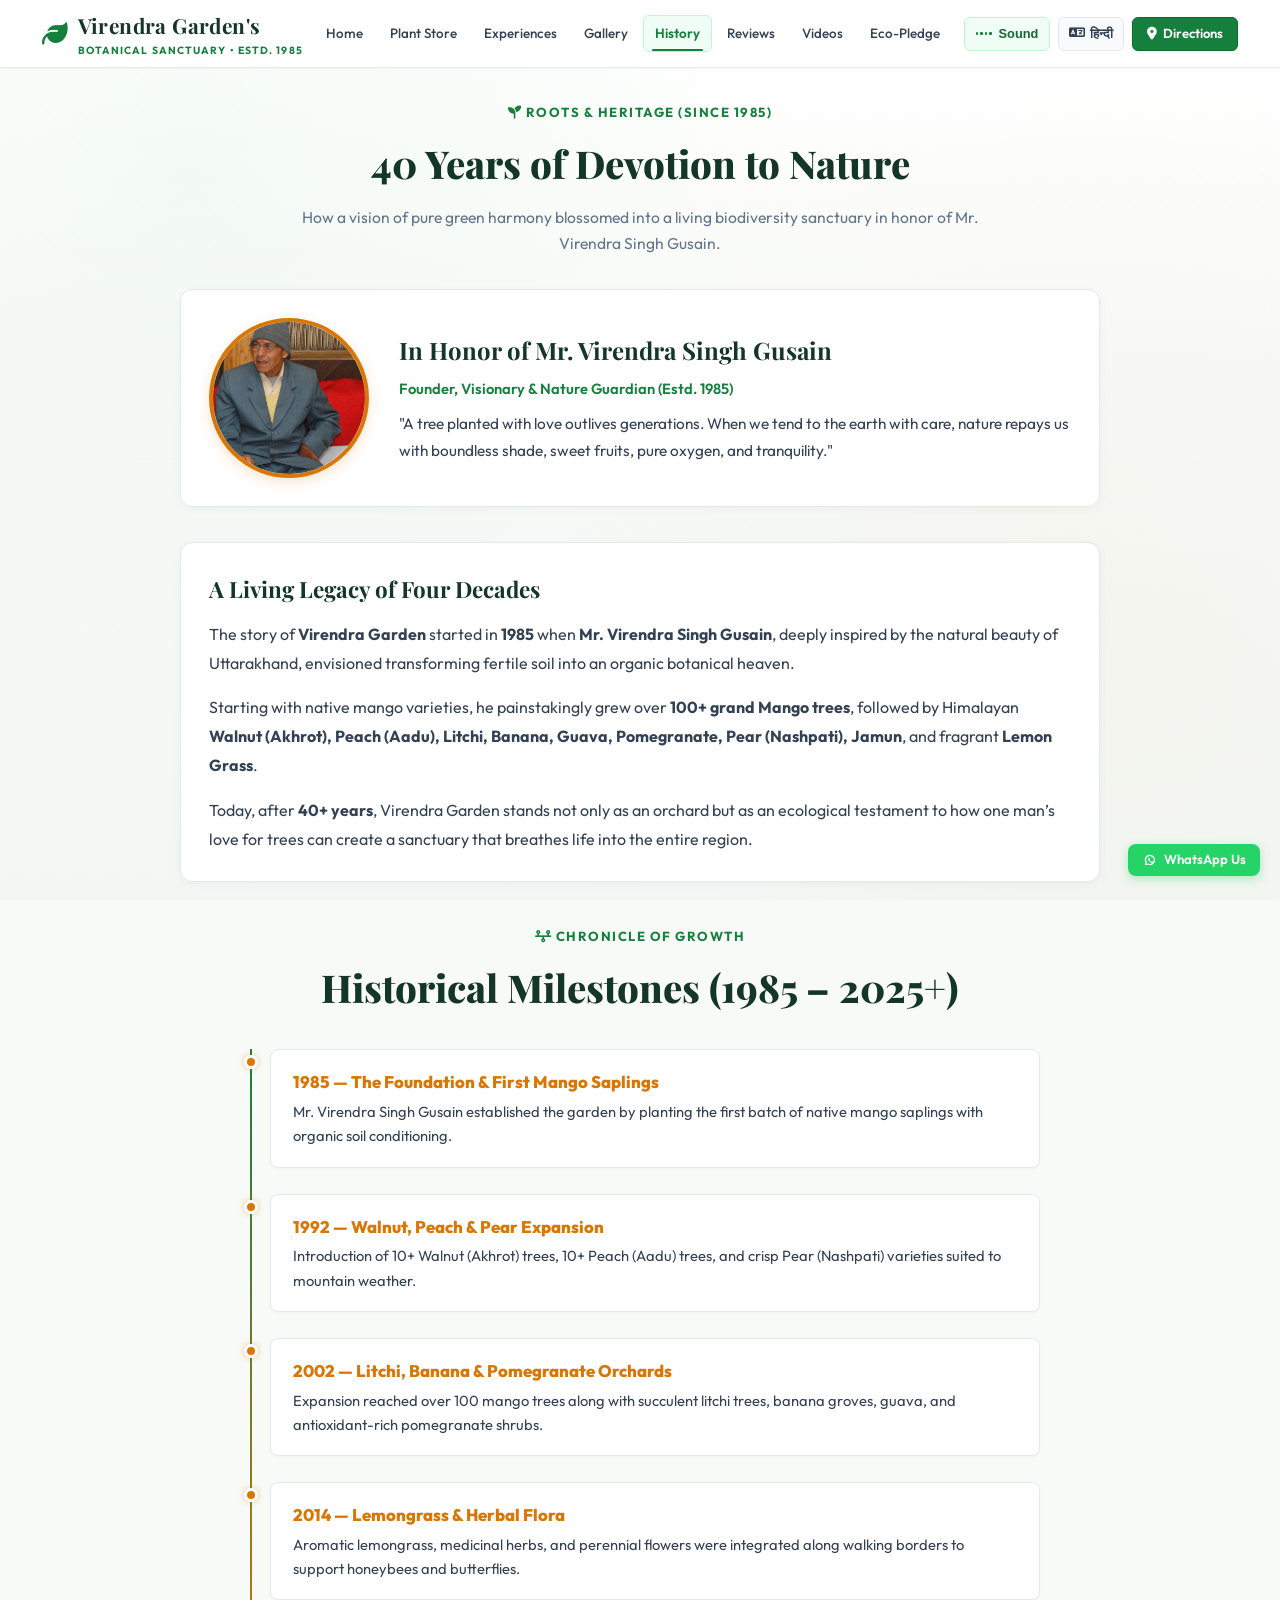
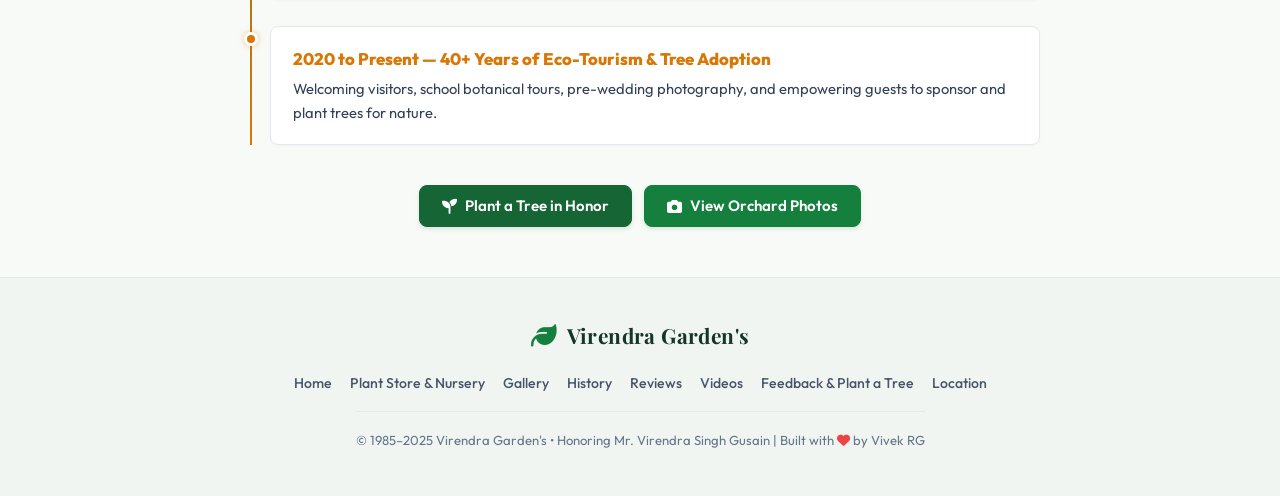
<file: history.html>
<!DOCTYPE html>
<html lang="en">
<head>
  <meta charset="UTF-8">
  <meta name="viewport" content="width=device-width, initial-scale=1.0">
  <title>History & 40-Year Heritage | Virendra Garden's (Estd. 1985)</title>
  <meta name="description" content="Discover the 40-year inspiring history of Virendra Garden, established in 1985 by Mr. Virendra Singh Gusain. A lifelong journey of organic fruit orchards and nature conservation.">
  <link rel="icon" type="image/svg+xml" href="favicon.svg">
  <link rel="apple-touch-icon" href="favicon.svg">
  <link rel="stylesheet" href="https://cdnjs.cloudflare.com/ajax/libs/font-awesome/6.5.1/css/all.min.css">
  <link rel="stylesheet" href="css/style.css">
</head>
<body>

  <!-- Top Sticky Navigation -->
  <header class="site-header">
    <div class="container nav-wrapper">
      <!-- Left: Brand Logo -->
      <a href="index.html" class="brand-logo">
        <span class="logo-icon"><i class="fa-solid fa-leaf"></i></span>
        <div class="brand-text">
          <span class="brand-title">Virendra Garden's</span>
          <span class="brand-tagline">Botanical Sanctuary • Estd. 1985</span>
        </div>
      </a>

      <!-- Middle: Navigation Links -->
      <ul class="nav-links">
        <li><a href="index.html" class="nav-link">Home</a></li>
        <li><a href="store.html" class="nav-link">Plant Store</a></li>
        <li><a href="index.html#experiencesSection" class="nav-link">Experiences</a></li>
        <li><a href="gallery.html" class="nav-link">Gallery</a></li>
        <li><a href="history.html" class="nav-link active">History</a></li>
        <li><a href="reviews.html" class="nav-link">Reviews</a></li>
        <li><a href="videos.html" class="nav-link">Videos</a></li>
        <li><a href="feedback.html" class="nav-link">Eco-Pledge</a></li>
      </ul>

      <!-- Right: Action Controls -->
      <div class="nav-actions">
        <button class="audio-control-pill" title="Listen to Mountain Breeze & Himalayan Birdsong" aria-label="Toggle Nature Sound">
          <span class="soundwave-bars">
            <span class="soundwave-bar"></span>
            <span class="soundwave-bar"></span>
            <span class="soundwave-bar"></span>
            <span class="soundwave-bar"></span>
          </span>
          <span class="audio-label">Sound</span>
        </button>

        <button class="lang-switch-btn" aria-label="Toggle Language" title="Change Language"><i class="fa-solid fa-language"></i> हिंदी</button>
        
        <a href="https://maps.app.goo.gl/ZvK2q6JAgAgWsp1eA" target="_blank" rel="noopener noreferrer" class="nav-btn-highlight" title="Navigate to Virendra Garden">
          <i class="fa-solid fa-location-dot"></i> Directions
        </a>

        <button class="mobile-menu-btn" aria-label="Toggle navigation"><i class="fa-solid fa-bars"></i></button>
      </div>
    </div>
  </header>

  <main class="container container-narrow" style="padding-top: 30px;">
    <div class="section-header">
      <span class="section-badge"><i class="fa-solid fa-seedling"></i> Roots & Heritage (Since 1985)</span>
      <h1 class="section-title">40 Years of Devotion to Nature</h1>
      <p class="section-description">
        How a vision of pure green harmony blossomed into a living biodiversity sanctuary in honor of Mr. Virendra Singh Gusain.
      </p>
    </div>

    <!-- Founder Spotlight Card -->
    <div class="founder-card">
      <img src="Virendra.jpg" alt="Mr. Virendra Singh Gusain - Founder of Virendra Garden" class="founder-img">
      <div class="founder-info">
        <h3>In Honor of Mr. Virendra Singh Gusain</h3>
        <div class="founder-role">Founder, Visionary & Nature Guardian (Estd. 1985)</div>
        <p style="color: var(--text-dim); font-size: 0.96rem; line-height: 1.75;">
          "A tree planted with love outlives generations. When we tend to the earth with care, nature repays us with boundless shade, sweet fruits, pure oxygen, and tranquility."
        </p>
      </div>
    </div>

    <!-- Story Narrative Glass Card -->
    <div class="glass-card" style="margin-bottom: 40px;">
      <h3 style="font-family: var(--font-serif); font-size: 1.4rem; color: #143628; margin-bottom: 12px;">A Living Legacy of Four Decades</h3>
      <p style="color: var(--text-dim); line-height: 1.8; margin-bottom: 16px;">
        The story of <b>Virendra Garden</b> started in <b>1985</b> when <b>Mr. Virendra Singh Gusain</b>, deeply inspired by the natural beauty of Uttarakhand, envisioned transforming fertile soil into an organic botanical heaven.
      </p>
      <p style="color: var(--text-dim); line-height: 1.8; margin-bottom: 16px;">
        Starting with native mango varieties, he painstakingly grew over <b>100+ grand Mango trees</b>, followed by Himalayan <b>Walnut (Akhrot), Peach (Aadu), Litchi, Banana, Guava, Pomegranate, Pear (Nashpati), Jamun</b>, and fragrant <b>Lemon Grass</b>.
      </p>
      <p style="color: var(--text-dim); line-height: 1.8;">
        Today, after <b>40+ years</b>, Virendra Garden stands not only as an orchard but as an ecological testament to how one man’s love for trees can create a sanctuary that breathes life into the entire region.
      </p>
    </div>

    <!-- Heritage Timeline -->
    <div class="section-header" style="margin-bottom: 10px;">
      <span class="section-badge"><i class="fa-solid fa-timeline"></i> Chronicle of Growth</span>
      <h2 class="section-title">Historical Milestones (1985 – 2025+)</h2>
    </div>

    <div class="timeline">
      <div class="timeline-item">
        <div class="timeline-dot"></div>
        <div class="timeline-content">
          <span class="timeline-year">1985 — The Foundation & First Mango Saplings</span>
          <p style="color: var(--text-dim); font-size: 0.92rem;">
            Mr. Virendra Singh Gusain established the garden by planting the first batch of native mango saplings with organic soil conditioning.
          </p>
        </div>
      </div>

      <div class="timeline-item">
        <div class="timeline-dot"></div>
        <div class="timeline-content">
          <span class="timeline-year">1992 — Walnut, Peach & Pear Expansion</span>
          <p style="color: var(--text-dim); font-size: 0.92rem;">
            Introduction of 10+ Walnut (Akhrot) trees, 10+ Peach (Aadu) trees, and crisp Pear (Nashpati) varieties suited to mountain weather.
          </p>
        </div>
      </div>

      <div class="timeline-item">
        <div class="timeline-dot"></div>
        <div class="timeline-content">
          <span class="timeline-year">2002 — Litchi, Banana & Pomegranate Orchards</span>
          <p style="color: var(--text-dim); font-size: 0.92rem;">
            Expansion reached over 100 mango trees along with succulent litchi trees, banana groves, guava, and antioxidant-rich pomegranate shrubs.
          </p>
        </div>
      </div>

      <div class="timeline-item">
        <div class="timeline-dot"></div>
        <div class="timeline-content">
          <span class="timeline-year">2014 — Lemongrass & Herbal Flora</span>
          <p style="color: var(--text-dim); font-size: 0.92rem;">
            Aromatic lemongrass, medicinal herbs, and perennial flowers were integrated along walking borders to support honeybees and butterflies.
          </p>
        </div>
      </div>

      <div class="timeline-item">
        <div class="timeline-dot"></div>
        <div class="timeline-content">
          <span class="timeline-year">2020 to Present — 40+ Years of Eco-Tourism & Tree Adoption</span>
          <p style="color: var(--text-dim); font-size: 0.92rem;">
            Welcoming visitors, school botanical tours, pre-wedding photography, and empowering guests to sponsor and plant trees for nature.
          </p>
        </div>
      </div>
    </div>

    <div style="text-align: center; margin: 40px 0; display: flex; justify-content: center; gap: 12px; flex-wrap: wrap;">
      <a href="feedback.html" class="btn btn-nature"><i class="fa-solid fa-seedling"></i> Plant a Tree in Honor</a>
      <a href="gallery.html" class="btn btn-primary"><i class="fa-solid fa-camera"></i> View Orchard Photos</a>
    </div>

  </main>

  <!-- Footer -->
  <footer class="site-footer">
    <div class="container footer-content">
      <div class="brand-logo">
        <span class="logo-icon"><i class="fa-solid fa-leaf"></i></span>
        <span class="brand-title" style="font-size: 1.3rem;">Virendra Garden's</span>
      </div>
      <ul class="footer-links">
        <li><a href="index.html">Home</a></li>
        <li><a href="store.html">Plant Store & Nursery</a></li>
        <li><a href="gallery.html">Gallery</a></li>
        <li><a href="history.html">History</a></li>
        <li><a href="reviews.html">Reviews</a></li>
        <li><a href="videos.html">Videos</a></li>
        <li><a href="feedback.html">Feedback & Plant a Tree</a></li>
        <li><a href="https://maps.app.goo.gl/ZvK2q6JAgAgWsp1eA" target="_blank" rel="noopener noreferrer">Location</a></li>
      </ul>
      <div class="footer-bottom">
        © 1985–2025 Virendra Garden's • Honoring Mr. Virendra Singh Gusain | Built with <i class="fa-solid fa-heart" style="color:#ef4444;"></i> by Vivek RG
      </div>
    </div>
  </footer>

  <!-- Floating Quick Actions -->
  <div class="floating-actions-right">
    <a href="https://wa.me/917451920608?text=Hello!%20I%20read%20the%20history%20of%20Virendra%20Garden%20and%20would%20like%20to%20visit." target="_blank" rel="noopener noreferrer" class="concierge-pill" title="Chat on WhatsApp (+91 7451920608)">
      <svg viewBox="0 0 24 24"><path d="M12.031 6.172c-3.181 0-5.767 2.586-5.768 5.766-.001 1.298.38 2.27 1.019 3.287l-.711 2.598 2.664-.699c.971.53 1.838.815 2.796.815 3.182 0 5.768-2.586 5.768-5.766 0-3.18-2.586-5.767-5.768-5.767zm7.653 5.766c-.002 4.221-3.435 7.653-7.653 7.653-1.309 0-2.588-.344-3.708-.996l-4.323 1.134 1.155-4.215c-.714-1.156-1.09-2.493-1.09-3.576.002-4.221 3.435-7.653 7.653-7.653 4.219 0 7.666 3.432 7.666 7.653zm-3.568 2.378c-.201-.1-.188-.1-.389-.201-.201-.1-.389-.201-.59-.302-.201-.1-.302-.1-.402.1-.1.201-.402.503-.503.603-.1.1-.201.1-.402 0-.201-.1-.854-.314-1.628-1.005-.603-.538-1.01-1.203-1.127-1.405-.117-.201-.012-.31.088-.41.09-.09.201-.234.302-.351.1-.117.134-.201.201-.335.067-.134.034-.251-.017-.351-.05-.1-.452-1.088-.62-1.49-.164-.392-.331-.338-.452-.344l-.385-.007c-.134 0-.351.05-.536.251-.184.201-.703.687-.703 1.675s.72 1.942.82 2.076c.101.134 1.417 2.164 3.433 3.034.48.207.854.331 1.146.424.482.153.921.131 1.268.079.387-.058 1.189-.486 1.356-.955.168-.469.168-.871.118-.955-.05-.084-.184-.134-.385-.234z"/></svg>
      <span>WhatsApp Us</span>
    </a>
  </div>

  <!-- Bottom Floating Navigation -->
  <nav class="bottom-floating-nav">
    <a href="index.html" class="bottom-nav-item">
      <span class="icon"><i class="fa-solid fa-house"></i></span>
      <span>Home</span>
    </a>
    <a href="store.html" class="bottom-nav-item">
      <span class="icon"><i class="fa-solid fa-basket-shopping"></i></span>
      <span>Store</span>
    </a>
    <a href="gallery.html" class="bottom-nav-item">
      <span class="icon"><i class="fa-solid fa-images"></i></span>
      <span>Gallery</span>
    </a>
    <a href="reviews.html" class="bottom-nav-item">
      <span class="icon"><i class="fa-solid fa-star"></i></span>
      <span>Reviews</span>
    </a>
    <a href="history.html" class="bottom-nav-item active">
      <span class="icon"><i class="fa-solid fa-clock-rotate-left"></i></span>
      <span>History</span>
    </a>
    <a href="feedback.html" class="bottom-nav-item">
      <span class="icon"><i class="fa-solid fa-seedling"></i></span>
      <span>Eco-Pledge</span>
    </a>
  </nav>

  <script src="js/main.js"></script>
</body>
</html>
</file>
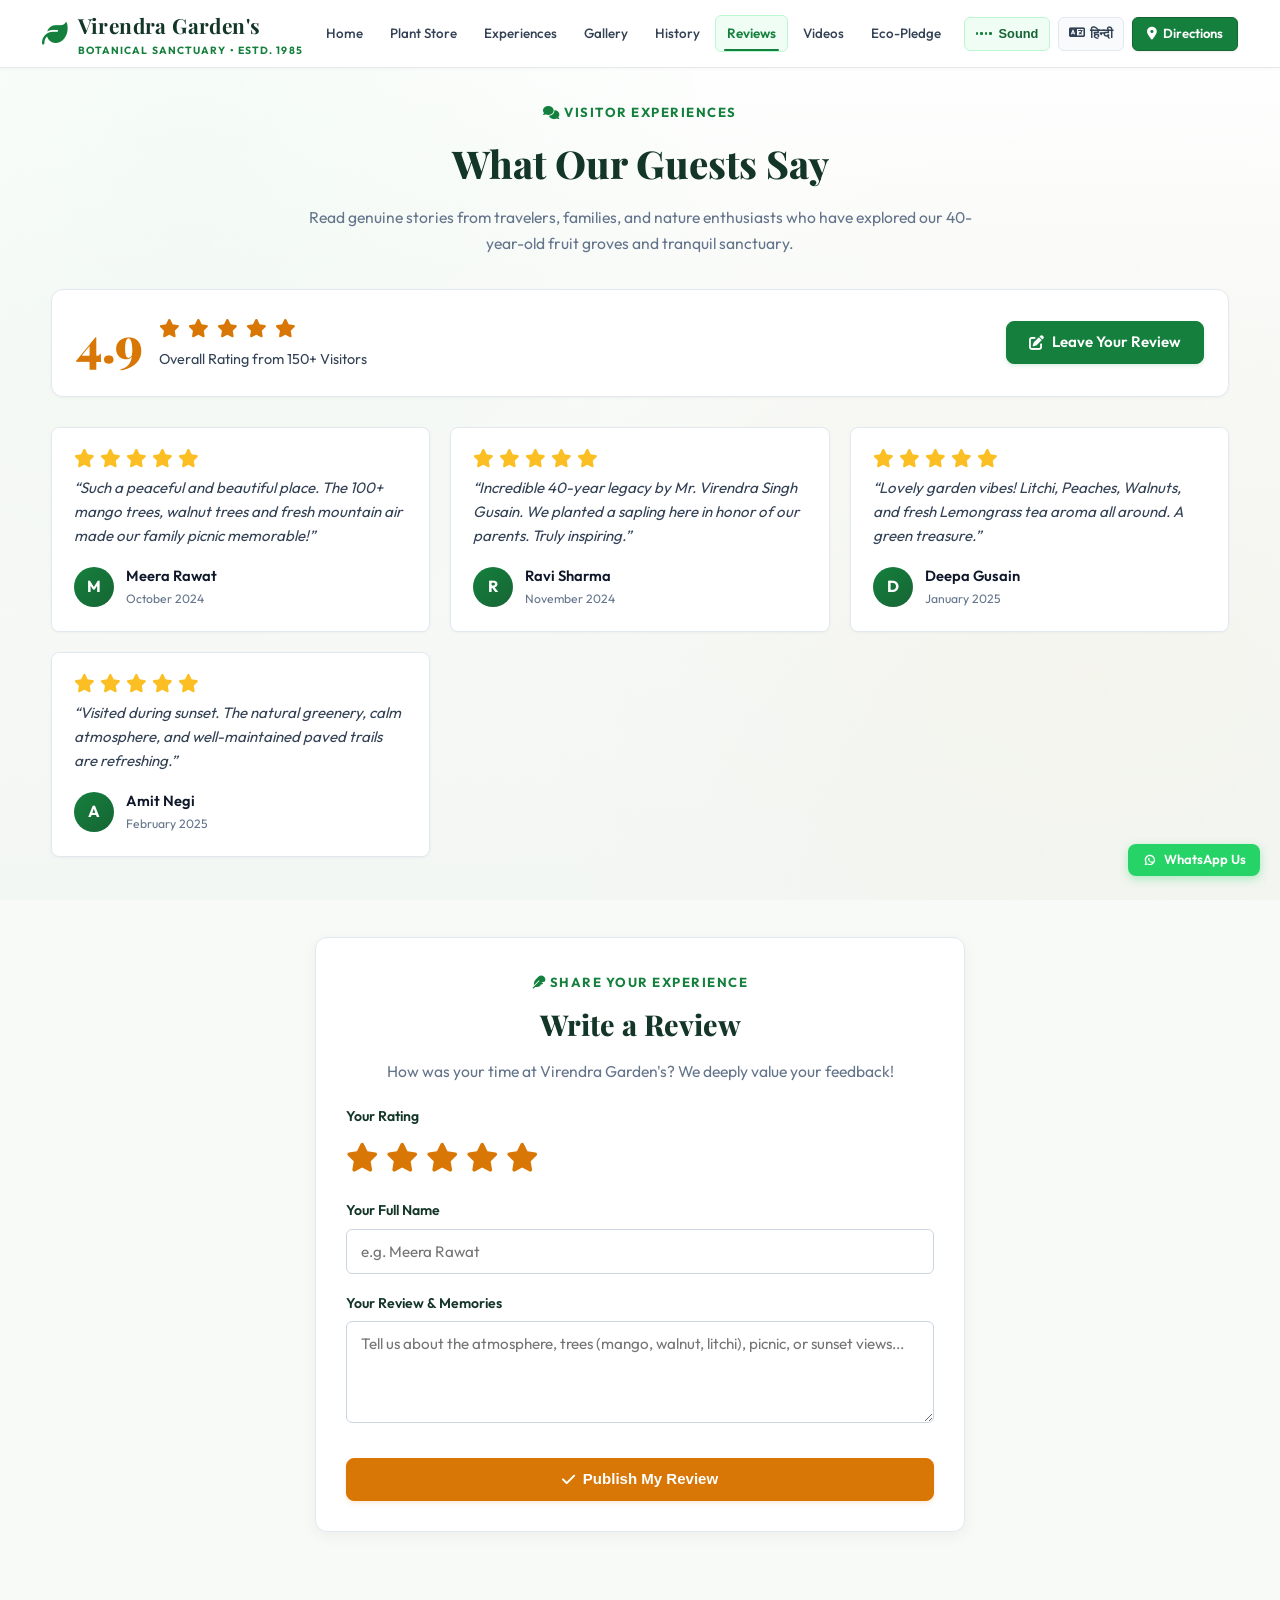
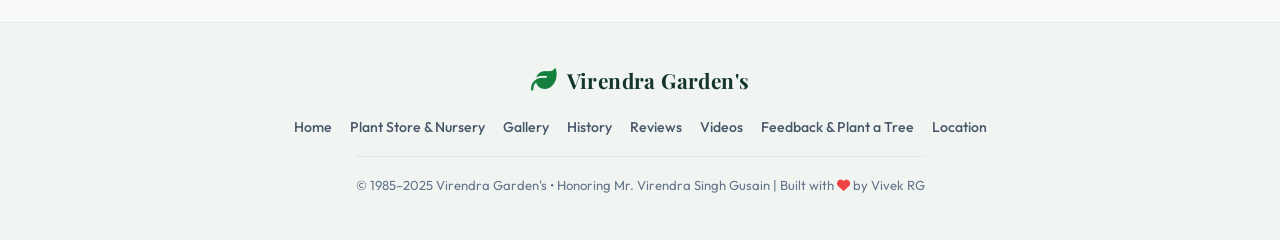
<file: reviews.html>
<!DOCTYPE html>
<html lang="en">
<head>
  <meta charset="UTF-8">
  <meta name="viewport" content="width=device-width, initial-scale=1.0">
  <title>Visitor Reviews | Virendra Garden's (Estd. 1985)</title>
  <meta name="description" content="Read real reviews and testimonials from visitors of Virendra Garden's. Share your own picnic, fruit orchard, and tree planting experience.">
  <link rel="icon" type="image/svg+xml" href="favicon.svg">
  <link rel="apple-touch-icon" href="favicon.svg">
  <link rel="stylesheet" href="https://cdnjs.cloudflare.com/ajax/libs/font-awesome/6.5.1/css/all.min.css">
  <link rel="stylesheet" href="css/style.css">
</head>
<body>

  <!-- Top Sticky Navigation -->
  <header class="site-header">
    <div class="container nav-wrapper">
      <!-- Left: Brand Logo -->
      <a href="index.html" class="brand-logo">
        <span class="logo-icon"><i class="fa-solid fa-leaf"></i></span>
        <div class="brand-text">
          <span class="brand-title">Virendra Garden's</span>
          <span class="brand-tagline">Botanical Sanctuary • Estd. 1985</span>
        </div>
      </a>

      <!-- Middle: Navigation Links -->
      <ul class="nav-links">
        <li><a href="index.html" class="nav-link">Home</a></li>
        <li><a href="store.html" class="nav-link">Plant Store</a></li>
        <li><a href="index.html#experiencesSection" class="nav-link">Experiences</a></li>
        <li><a href="gallery.html" class="nav-link">Gallery</a></li>
        <li><a href="history.html" class="nav-link">History</a></li>
        <li><a href="reviews.html" class="nav-link active">Reviews</a></li>
        <li><a href="videos.html" class="nav-link">Videos</a></li>
        <li><a href="feedback.html" class="nav-link">Eco-Pledge</a></li>
      </ul>

      <!-- Right: Action Controls -->
      <div class="nav-actions">
        <button class="audio-control-pill" title="Listen to Mountain Breeze & Himalayan Birdsong" aria-label="Toggle Nature Sound">
          <span class="soundwave-bars">
            <span class="soundwave-bar"></span>
            <span class="soundwave-bar"></span>
            <span class="soundwave-bar"></span>
            <span class="soundwave-bar"></span>
          </span>
          <span class="audio-label">Sound</span>
        </button>

        <button class="lang-switch-btn" aria-label="Toggle Language" title="Change Language"><i class="fa-solid fa-language"></i> हिंदी</button>
        
        <a href="https://maps.app.goo.gl/ZvK2q6JAgAgWsp1eA" target="_blank" rel="noopener noreferrer" class="nav-btn-highlight" title="Navigate to Virendra Garden">
          <i class="fa-solid fa-location-dot"></i> Directions
        </a>

        <button class="mobile-menu-btn" aria-label="Toggle navigation"><i class="fa-solid fa-bars"></i></button>
      </div>
    </div>
  </header>

  <main class="container" style="padding-top: 30px;">
    <div class="section-header">
      <span class="section-badge"><i class="fa-solid fa-comments"></i> Visitor Experiences</span>
      <h1 class="section-title">What Our Guests Say</h1>
      <p class="section-description">
        Read genuine stories from travelers, families, and nature enthusiasts who have explored our 40-year-old fruit groves and tranquil sanctuary.
      </p>
    </div>

    <!-- Rating Summary Box -->
    <div class="reviews-summary">
      <div class="rating-score-box">
        <div class="score-huge">4.9</div>
        <div>
          <div class="stars">
            <i class="fa-solid fa-star"></i>
            <i class="fa-solid fa-star"></i>
            <i class="fa-solid fa-star"></i>
            <i class="fa-solid fa-star"></i>
            <i class="fa-solid fa-star"></i>
          </div>
          <p style="color: var(--text-dim); font-size: 0.9rem; margin-top: 4px;">Overall Rating from 150+ Visitors</p>
        </div>
      </div>
      <div>
        <a href="#submitReviewSection" class="btn btn-primary"><i class="fa-solid fa-pen-to-square"></i> Leave Your Review</a>
      </div>
    </div>

    <!-- Reviews Grid (Rendered via JS + LocalStorage) -->
    <div class="reviews-grid" id="reviewsList">
      <!-- Dynamic review cards are injected here -->
    </div>

    <!-- Write a Review Form Section -->
    <section class="section" id="submitReviewSection">
      <div class="form-box">
        <div class="section-header" style="margin-bottom: 20px;">
          <span class="section-badge"><i class="fa-solid fa-feather"></i> Share Your Experience</span>
          <h2 class="section-title" style="font-size: 1.8rem;">Write a Review</h2>
          <p class="section-description">How was your time at Virendra Garden's? We deeply value your feedback!</p>
        </div>

        <form id="reviewForm">
          <div class="form-group">
            <label class="form-label">Your Rating</label>
            <div class="star-rating-select" id="starRatingSelect">
              <span data-value="1" class="selected"><i class="fa-solid fa-star"></i></span>
              <span data-value="2" class="selected"><i class="fa-solid fa-star"></i></span>
              <span data-value="3" class="selected"><i class="fa-solid fa-star"></i></span>
              <span data-value="4" class="selected"><i class="fa-solid fa-star"></i></span>
              <span data-value="5" class="selected"><i class="fa-solid fa-star"></i></span>
            </div>
          </div>

          <div class="form-group">
            <label for="reviewName" class="form-label">Your Full Name</label>
            <input type="text" id="reviewName" class="form-control" placeholder="e.g. Meera Rawat" required>
          </div>

          <div class="form-group">
            <label for="reviewComment" class="form-label">Your Review & Memories</label>
            <textarea id="reviewComment" class="form-control" rows="4" placeholder="Tell us about the atmosphere, trees (mango, walnut, litchi), picnic, or sunset views..." required></textarea>
          </div>

          <button type="submit" class="btn btn-gold" style="width: 100%; margin-top: 10px;">
            <i class="fa-solid fa-check"></i> Publish My Review
          </button>
        </form>
      </div>
    </section>

  </main>

  <!-- Footer -->
  <footer class="site-footer">
    <div class="container footer-content">
      <div class="brand-logo">
        <span class="logo-icon"><i class="fa-solid fa-leaf"></i></span>
        <span class="brand-title" style="font-size: 1.3rem;">Virendra Garden's</span>
      </div>
      <ul class="footer-links">
        <li><a href="index.html">Home</a></li>
        <li><a href="store.html">Plant Store & Nursery</a></li>
        <li><a href="gallery.html">Gallery</a></li>
        <li><a href="history.html">History</a></li>
        <li><a href="reviews.html">Reviews</a></li>
        <li><a href="videos.html">Videos</a></li>
        <li><a href="feedback.html">Feedback & Plant a Tree</a></li>
        <li><a href="https://maps.app.goo.gl/ZvK2q6JAgAgWsp1eA" target="_blank" rel="noopener noreferrer">Location</a></li>
      </ul>
      <div class="footer-bottom">
        © 1985–2025 Virendra Garden's • Honoring Mr. Virendra Singh Gusain | Built with <i class="fa-solid fa-heart" style="color:#ef4444;"></i> by Vivek RG
      </div>
    </div>
  </footer>

  <!-- Floating Quick Actions -->
  <div class="floating-actions-right">
    <a href="https://wa.me/917451920608?text=Hello!%20I%20would%20like%20to%20know%20more%20about%20visiting%20Virendra%20Garden." target="_blank" rel="noopener noreferrer" class="concierge-pill" title="Chat on WhatsApp (+91 7451920608)">
      <svg viewBox="0 0 24 24"><path d="M12.031 6.172c-3.181 0-5.767 2.586-5.768 5.766-.001 1.298.38 2.27 1.019 3.287l-.711 2.598 2.664-.699c.971.53 1.838.815 2.796.815 3.182 0 5.768-2.586 5.768-5.766 0-3.18-2.586-5.767-5.768-5.767zm7.653 5.766c-.002 4.221-3.435 7.653-7.653 7.653-1.309 0-2.588-.344-3.708-.996l-4.323 1.134 1.155-4.215c-.714-1.156-1.09-2.493-1.09-3.576.002-4.221 3.435-7.653 7.653-7.653 4.219 0 7.666 3.432 7.666 7.653zm-3.568 2.378c-.201-.1-.188-.1-.389-.201-.201-.1-.389-.201-.59-.302-.201-.1-.302-.1-.402.1-.1.201-.402.503-.503.603-.1.1-.201.1-.402 0-.201-.1-.854-.314-1.628-1.005-.603-.538-1.01-1.203-1.127-1.405-.117-.201-.012-.31.088-.41.09-.09.201-.234.302-.351.1-.117.134-.201.201-.335.067-.134.034-.251-.017-.351-.05-.1-.452-1.088-.62-1.49-.164-.392-.331-.338-.452-.344l-.385-.007c-.134 0-.351.05-.536.251-.184.201-.703.687-.703 1.675s.72 1.942.82 2.076c.101.134 1.417 2.164 3.433 3.034.48.207.854.331 1.146.424.482.153.921.131 1.268.079.387-.058 1.189-.486 1.356-.955.168-.469.168-.871.118-.955-.05-.084-.184-.134-.385-.234z"/></svg>
      <span>WhatsApp Us</span>
    </a>
  </div>

  <!-- Bottom Floating Navigation -->
  <nav class="bottom-floating-nav">
    <a href="index.html" class="bottom-nav-item">
      <span class="icon"><i class="fa-solid fa-house"></i></span>
      <span>Home</span>
    </a>
    <a href="store.html" class="bottom-nav-item">
      <span class="icon"><i class="fa-solid fa-basket-shopping"></i></span>
      <span>Store</span>
    </a>
    <a href="gallery.html" class="bottom-nav-item">
      <span class="icon"><i class="fa-solid fa-images"></i></span>
      <span>Gallery</span>
    </a>
    <a href="reviews.html" class="bottom-nav-item active">
      <span class="icon"><i class="fa-solid fa-star"></i></span>
      <span>Reviews</span>
    </a>
    <a href="history.html" class="bottom-nav-item">
      <span class="icon"><i class="fa-solid fa-clock-rotate-left"></i></span>
      <span>History</span>
    </a>
    <a href="feedback.html" class="bottom-nav-item">
      <span class="icon"><i class="fa-solid fa-seedling"></i></span>
      <span>Eco-Pledge</span>
    </a>
  </nav>

  <script src="js/main.js"></script>
</body>
</html>
</file>
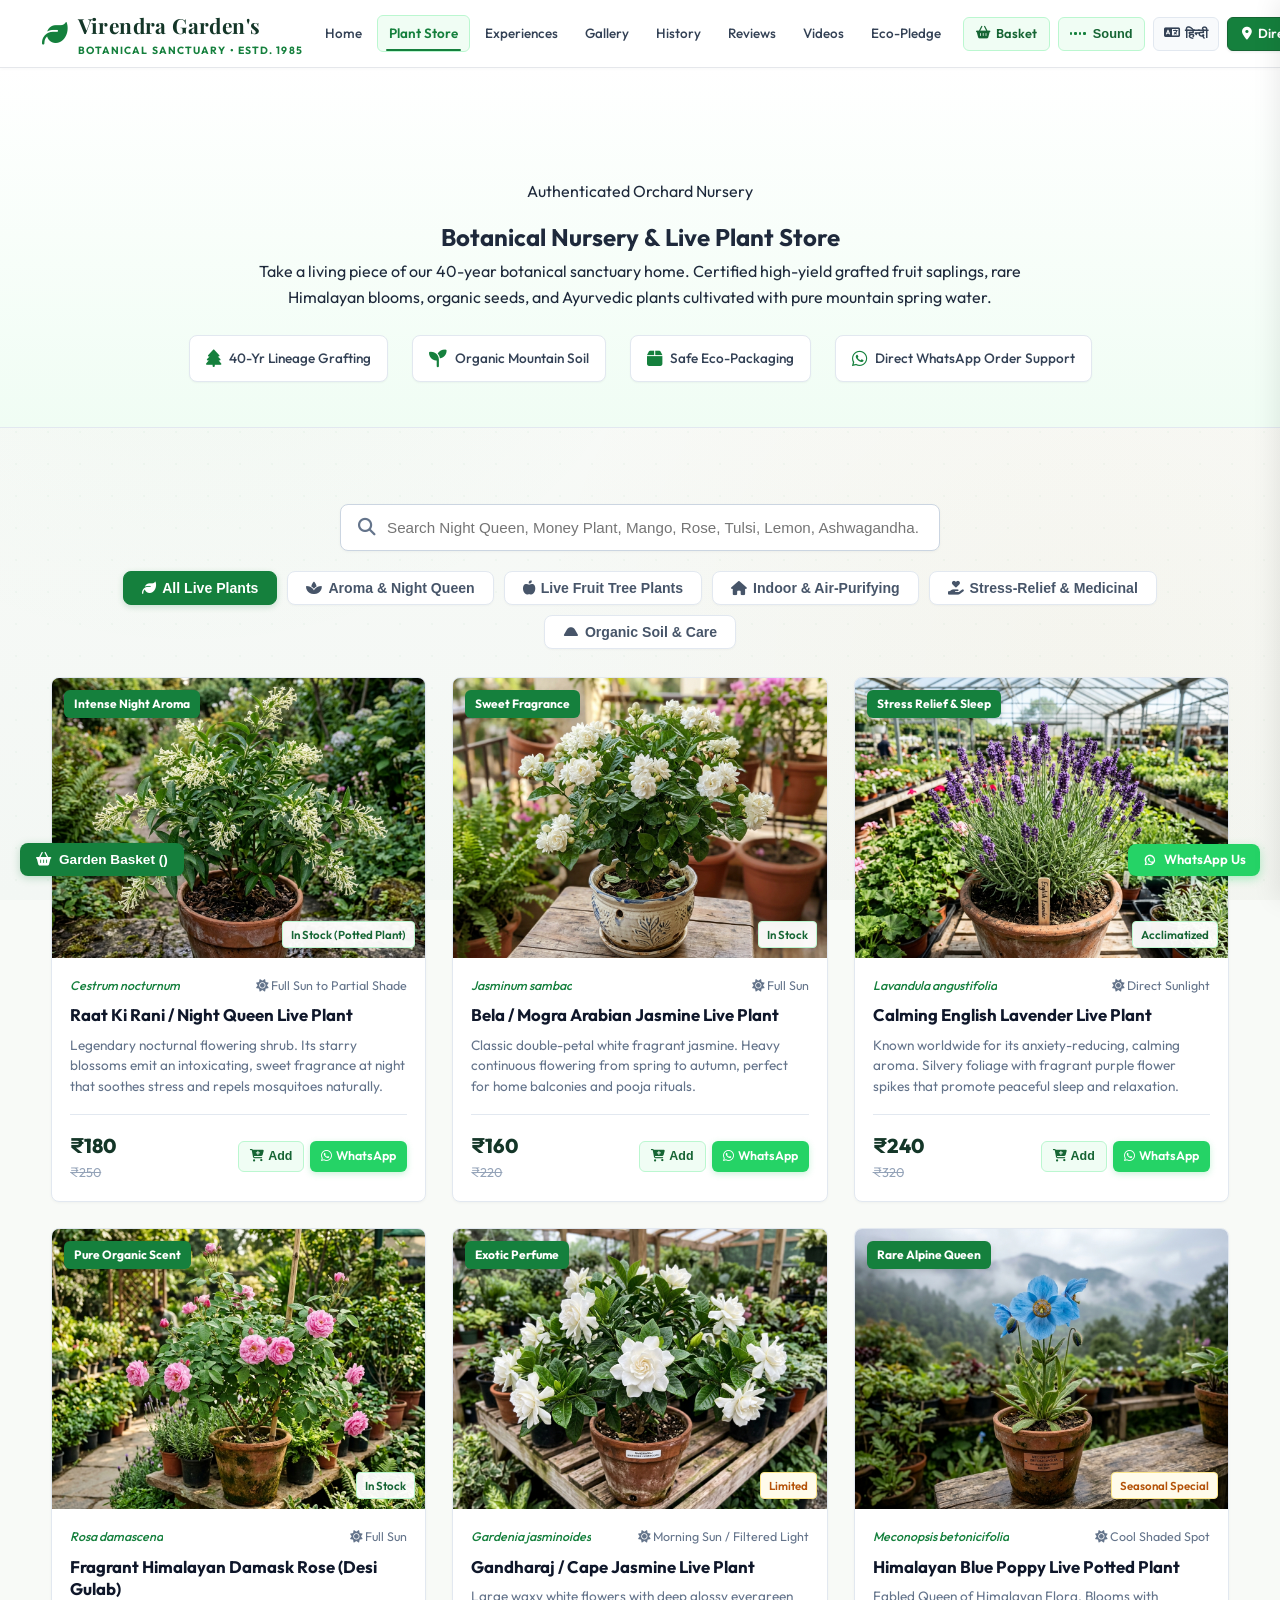
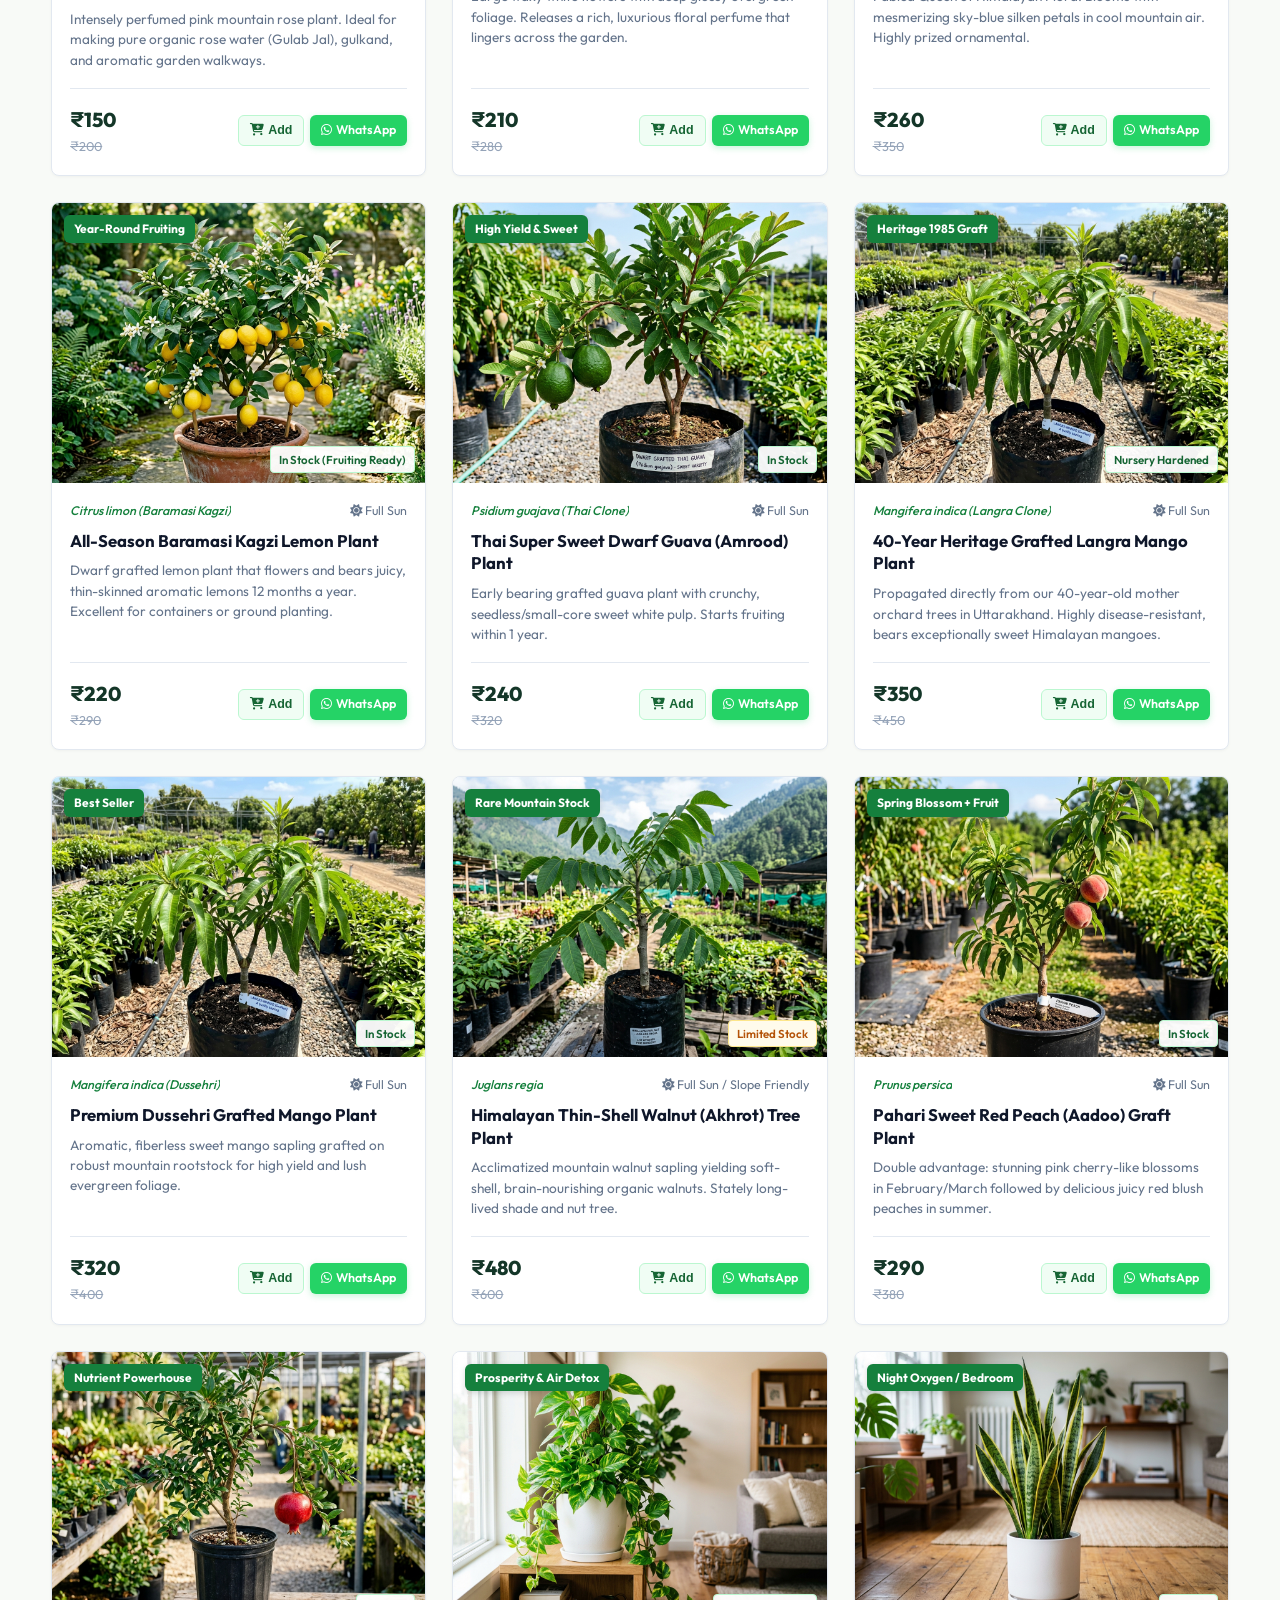
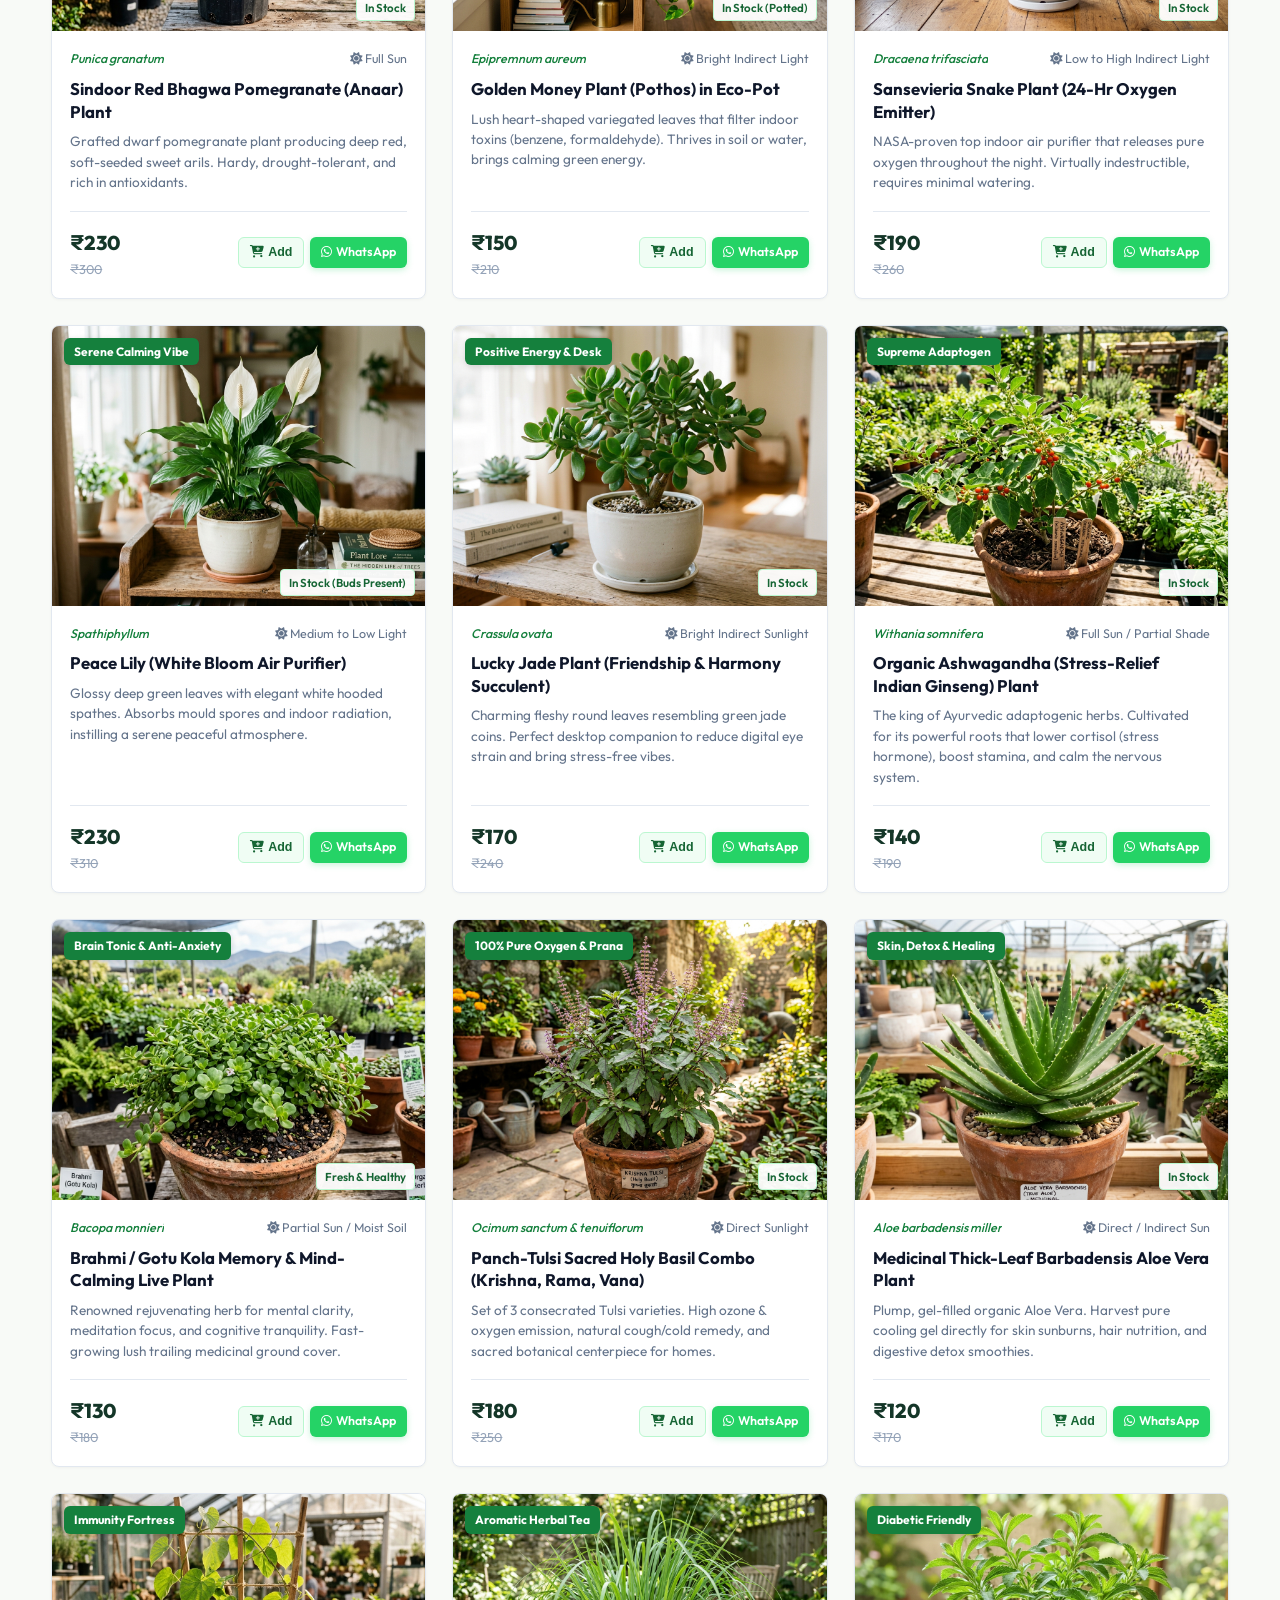
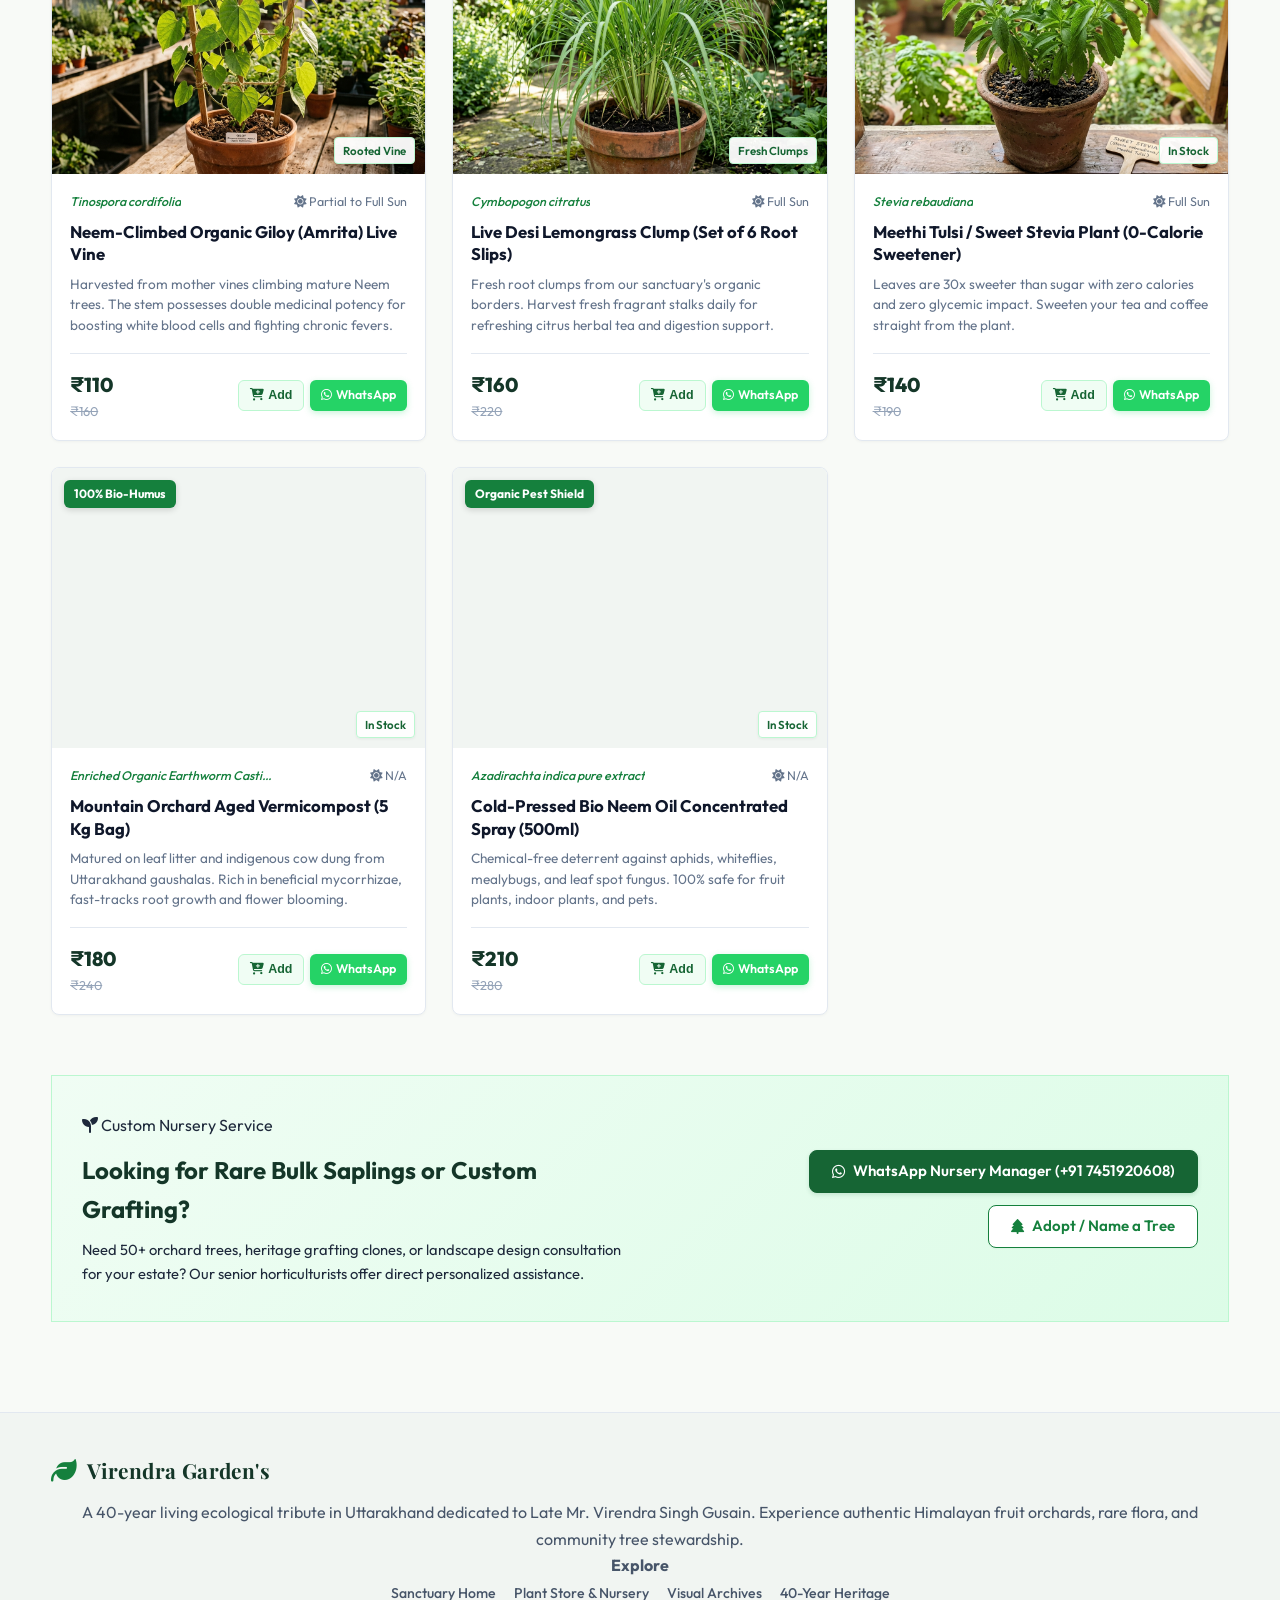
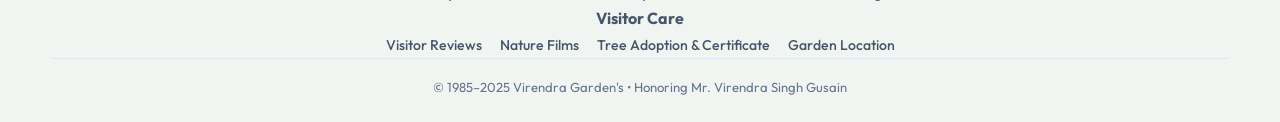
<file: store.html>
<!DOCTYPE html>
<html lang="en">
<head>
  <meta charset="UTF-8">
  <meta name="viewport" content="width=device-width, initial-scale=1.0">
  <title>Botanical Nursery & Plant Store | Virendra Garden's (Estd. 1985)</title>
  <meta name="description" content="Buy 40-year heritage grafted mango saplings, Himalayan walnut trees, rare flowers, organic lemongrass, and medicinal plants from Virendra Garden Nursery Uttarakhand.">
  <link rel="icon" type="image/svg+xml" href="favicon.svg">
  <link rel="apple-touch-icon" href="favicon.svg">
  <link rel="stylesheet" href="https://cdnjs.cloudflare.com/ajax/libs/font-awesome/6.5.1/css/all.min.css">
  <link rel="stylesheet" href="css/style.css">
</head>
<body>

  <!-- Top Sticky Navigation -->
  <header class="site-header">
    <div class="container nav-wrapper">
      <!-- Left: Brand Logo -->
      <a href="index.html" class="brand-logo">
        <span class="logo-icon"><i class="fa-solid fa-leaf"></i></span>
        <div class="brand-text">
          <span class="brand-title">Virendra Garden's</span>
          <span class="brand-tagline">Botanical Sanctuary • Estd. 1985</span>
        </div>
      </a>

      <!-- Middle: Navigation Links -->
      <ul class="nav-links">
        <li><a href="index.html" class="nav-link">Home</a></li>
        <li><a href="store.html" class="nav-link active">Plant Store</a></li>
        <li><a href="index.html#experiencesSection" class="nav-link">Experiences</a></li>
        <li><a href="gallery.html" class="nav-link">Gallery</a></li>
        <li><a href="history.html" class="nav-link">History</a></li>
        <li><a href="reviews.html" class="nav-link">Reviews</a></li>
        <li><a href="videos.html" class="nav-link">Videos</a></li>
        <li><a href="feedback.html" class="nav-link">Eco-Pledge</a></li>
      </ul>

      <!-- Right: Actions & Cart -->
      <div class="nav-actions">
        <button class="nav-cart-btn open-cart-btn" title="View Garden Basket" aria-label="Garden Basket">
          <i class="fa-solid fa-basket-shopping"></i>
          <span class="cart-label">Basket</span>
          <span class="cart-count-badge cart-nav-badge" style="display:none;">0</span>
        </button>

        <button class="audio-control-pill" title="Listen to Mountain Breeze & Himalayan Birdsong" aria-label="Toggle Nature Sound">
          <span class="soundwave-bars">
            <span class="soundwave-bar"></span>
            <span class="soundwave-bar"></span>
            <span class="soundwave-bar"></span>
            <span class="soundwave-bar"></span>
          </span>
          <span class="audio-label">Sound</span>
        </button>

        <button id="langToggleBtn" class="lang-switch-btn" aria-label="Toggle Language" title="Change Language"><i class="fa-solid fa-language"></i> हिंदी</button>
        
        <a href="https://maps.app.goo.gl/ZvK2q6JAgAgWsp1eA" target="_blank" rel="noopener noreferrer" class="nav-btn-highlight" title="Navigate to Virendra Garden">
          <i class="fa-solid fa-location-dot"></i> Directions
        </a>

        <button class="mobile-menu-btn" aria-label="Toggle navigation"><i class="fa-solid fa-bars"></i></button>
      </div>
    </div>
  </header>

  <!-- Store Hero Banner -->
  <section class="store-hero">
    <div class="container">
      <span class="badge"><i class="fa-solid fa-certificate"></i> Authenticated Orchard Nursery</span>
      <h1 class="page-title" style="margin-top: 14px;">Botanical Nursery & Live Plant Store</h1>
      <p class="section-lead" style="max-width: 780px; margin: 0 auto;">
        Take a living piece of our 40-year botanical sanctuary home. Certified high-yield grafted fruit saplings, rare Himalayan blooms, organic seeds, and Ayurvedic plants cultivated with pure mountain spring water.
      </p>

      <div class="store-trust-badges">
        <div class="trust-badge-item">
          <span class="icon"><i class="fa-solid fa-tree"></i></span>
          <span>40-Yr Lineage Grafting</span>
        </div>
        <div class="trust-badge-item">
          <span class="icon"><i class="fa-solid fa-seedling"></i></span>
          <span>Organic Mountain Soil</span>
        </div>
        <div class="trust-badge-item">
          <span class="icon"><i class="fa-solid fa-box"></i></span>
          <span>Safe Eco-Packaging</span>
        </div>
        <div class="trust-badge-item">
          <span class="icon"><i class="fa-brands fa-whatsapp"></i></span>
          <span>Direct WhatsApp Order Support</span>
        </div>
      </div>
    </div>
  </section>

  <!-- Main Store Section -->
  <main class="section container">
    <!-- Search & Filter Controls -->
    <div class="store-toolbar">
      <div class="store-search-bar">
        <span class="store-search-icon"><i class="fa-solid fa-magnifying-glass"></i></span>
        <input type="text" id="storeSearchInput" class="store-search-input" placeholder="Search Night Queen, Money Plant, Mango, Rose, Tulsi, Lemon, Ashwagandha...">
      </div>

      <div class="store-filter-tabs">
        <button class="store-tab-btn active" data-cat="all"><i class="fa-solid fa-leaf"></i> All Live Plants</button>
        <button class="store-tab-btn" data-cat="aroma"><i class="fa-solid fa-spa"></i> Aroma & Night Queen</button>
        <button class="store-tab-btn" data-cat="fruit"><i class="fa-solid fa-apple-whole"></i> Live Fruit Tree Plants</button>
        <button class="store-tab-btn" data-cat="indoor"><i class="fa-solid fa-house"></i> Indoor & Air-Purifying</button>
        <button class="store-tab-btn" data-cat="medicinal"><i class="fa-solid fa-hand-holding-heart"></i> Stress-Relief & Medicinal</button>
        <button class="store-tab-btn" data-cat="care"><i class="fa-solid fa-mound"></i> Organic Soil & Care</button>
      </div>
    </div>

    <!-- Live Product Catalog Grid -->
    <div id="storeProductGrid" class="product-grid">
      <!-- Injected via js/store.js -->
    </div>

    <!-- Custom Grafting & Nursery Advisory Banner -->
    <div class="card" style="margin-top: 50px; background: linear-gradient(135deg, #f0fdf4 0%, #dcfce7 100%); border: 1px solid #bbf7d0; padding: 36px 30px;">
      <div style="display: grid; grid-template-columns: repeat(auto-fit, minmax(280px, 1fr)); gap: 24px; align-items: center;">
        <div>
          <span class="badge"><i class="fa-solid fa-seedling"></i> Custom Nursery Service</span>
          <h2 style="font-size: 1.5rem; margin: 12px 0 8px; color: #143628;">Looking for Rare Bulk Saplings or Custom Grafting?</h2>
          <p style="color: var(--text-body); font-size: 0.92rem; line-height: 1.6;">
            Need 50+ orchard trees, heritage grafting clones, or landscape design consultation for your estate? Our senior horticulturists offer direct personalized assistance.
          </p>
        </div>
        <div style="text-align: right; display: flex; gap: 12px; justify-content: flex-end; flex-wrap: wrap;">
          <a href="https://wa.me/917451920608?text=Hello%20Virendra%20Garden!%20I%20am%20interested%20in%20bulk%20sapling%20orders%20or%20custom%20grafting%20consultation." target="_blank" rel="noopener noreferrer" class="btn btn-nature">
            <i class="fa-brands fa-whatsapp"></i> WhatsApp Nursery Manager (+91 7451920608)
          </a>
          <a href="feedback.html" class="btn btn-secondary"><i class="fa-solid fa-tree"></i> Adopt / Name a Tree</a>
        </div>
      </div>
    </div>
  </main>

  <!-- Site Footer -->
  <footer class="site-footer">
    <div class="container">
      <div class="footer-grid">
        <div>
          <div class="brand-logo" style="margin-bottom: 12px;">
            <span class="logo-icon"><i class="fa-solid fa-leaf"></i></span>
            <span class="brand-title">Virendra Garden's</span>
          </div>
          <p class="footer-desc">
            A 40-year living ecological tribute in Uttarakhand dedicated to Late Mr. Virendra Singh Gusain. Experience authentic Himalayan fruit orchards, rare flora, and community tree stewardship.
          </p>
        </div>
        <div>
          <h4>Explore</h4>
          <ul class="footer-links">
            <li><a href="index.html">Sanctuary Home</a></li>
            <li><a href="store.html">Plant Store & Nursery</a></li>
            <li><a href="gallery.html">Visual Archives</a></li>
            <li><a href="history.html">40-Year Heritage</a></li>
          </ul>
        </div>
        <div>
          <h4>Visitor Care</h4>
          <ul class="footer-links">
            <li><a href="reviews.html">Visitor Reviews</a></li>
            <li><a href="videos.html">Nature Films</a></li>
            <li><a href="feedback.html">Tree Adoption & Certificate</a></li>
            <li><a href="https://maps.app.goo.gl/ZvK2q6JAgAgWsp1eA" target="_blank" rel="noopener noreferrer">Garden Location</a></li>
          </ul>
        </div>
      </div>
      <div class="footer-bottom">
        © 1985–2025 Virendra Garden's • Honoring Mr. Virendra Singh Gusain
      </div>
    </div>
  </footer>

  <!-- Floating Cart Toggle Button -->
  <div class="floating-cart-floater">
    <button class="cart-float-btn open-cart-btn" title="View Garden Basket">
      <i class="fa-solid fa-basket-shopping"></i> Garden Basket (<span class="cart-count-badge">0</span>)
    </button>
  </div>

  <!-- Floating Quick Actions (WhatsApp Concierge & Map) -->
  <div class="floating-actions-right">
    <a href="https://wa.me/917451920608?text=Hello!%20I%20have%20a%20question%20about%20plants%20at%20Virendra%20Garden%20Nursery." target="_blank" rel="noopener noreferrer" class="concierge-pill" title="Chat on WhatsApp (+91 7451920608)">
      <svg viewBox="0 0 24 24"><path d="M12.031 6.172c-3.181 0-5.767 2.586-5.768 5.766-.001 1.298.38 2.27 1.019 3.287l-.711 2.598 2.664-.699c.971.53 1.838.815 2.796.815 3.182 0 5.768-2.586 5.768-5.766 0-3.18-2.586-5.767-5.768-5.767zm7.653 5.766c-.002 4.221-3.435 7.653-7.653 7.653-1.309 0-2.588-.344-3.708-.996l-4.323 1.134 1.155-4.215c-.714-1.156-1.09-2.493-1.09-3.576.002-4.221 3.435-7.653 7.653-7.653 4.219 0 7.666 3.432 7.666 7.653zm-3.568 2.378c-.201-.1-.188-.1-.389-.201-.201-.1-.389-.201-.59-.302-.201-.1-.302-.1-.402.1-.1.201-.402.503-.503.603-.1.1-.201.1-.402 0-.201-.1-.854-.314-1.628-1.005-.603-.538-1.01-1.203-1.127-1.405-.117-.201-.012-.31.088-.41.09-.09.201-.234.302-.351.1-.117.134-.201.201-.335.067-.134.034-.251-.017-.351-.05-.1-.452-1.088-.62-1.49-.164-.392-.331-.338-.452-.344l-.385-.007c-.134 0-.351.05-.536.251-.184.201-.703.687-.703 1.675s.72 1.942.82 2.076c.101.134 1.417 2.164 3.433 3.034.48.207.854.331 1.146.424.482.153.921.131 1.268.079.387-.058 1.189-.486 1.356-.955.168-.469.168-.871.118-.955-.05-.084-.184-.134-.385-.234z"/></svg>
      <span>WhatsApp Us</span>
    </a>
    <a href="https://maps.app.goo.gl/ZvK2q6JAgAgWsp1eA" target="_blank" rel="noopener noreferrer" class="floating-btn maps" title="Open Google Maps">
      <svg viewBox="0 0 24 24"><path d="M12 2C8.13 2 5 5.13 5 9c0 5.25 7 13 7 13s7-7.75 7-13c0-3.87-3.13-7-7-7zm0 9.5c-1.38 0-2.5-1.12-2.5-2.5s1.12-2.5 2.5-2.5 2.5 1.12 2.5 2.5-1.12 2.5-2.5 2.5z"/></svg>
    </a>
  </div>

  <!-- Bottom Floating Navigation for Mobile -->
  <nav class="bottom-floating-nav">
    <a href="index.html" class="bottom-nav-item">
      <span class="icon"><i class="fa-solid fa-house"></i></span>
      <span>Home</span>
    </a>
    <a href="store.html" class="bottom-nav-item active">
      <span class="icon"><i class="fa-solid fa-basket-shopping"></i></span>
      <span>Store</span>
    </a>
    <a href="gallery.html" class="bottom-nav-item">
      <span class="icon"><i class="fa-solid fa-images"></i></span>
      <span>Gallery</span>
    </a>
    <a href="history.html" class="bottom-nav-item">
      <span class="icon"><i class="fa-solid fa-clock-rotate-left"></i></span>
      <span>History</span>
    </a>
    <a href="feedback.html" class="bottom-nav-item">
      <span class="icon"><i class="fa-solid fa-seedling"></i></span>
      <span>Plant</span>
    </a>
  </nav>

  <!-- Cart Drawer Slide-over -->
  <div id="cartDrawerOverlay" class="cart-drawer-overlay"></div>
  <aside id="cartDrawer" class="cart-drawer" aria-label="Garden Shopping Basket">
    <div class="cart-drawer-header">
      <h3><i class="fa-solid fa-basket-shopping"></i> Garden Basket</h3>
      <button id="closeCartDrawerBtn" class="close-cart-btn" aria-label="Close basket"><i class="fa-solid fa-xmark"></i></button>
    </div>

    <div class="cart-drawer-body">
      <div id="cartDrawerEmpty" class="cart-empty-state">
        <div style="font-size: 2.5rem; margin-bottom: 12px; color: var(--primary-light);"><i class="fa-solid fa-spa"></i></div>
        <h4>Your basket is currently empty</h4>
        <p style="font-size: 0.85rem; margin-top: 6px;">Add grafted fruit trees, Himalayan flowers, or organic seeds to order together.</p>
      </div>

      <div id="cartDrawerItems">
        <!-- Rendered dynamically -->
      </div>
    </div>

    <div id="cartDrawerFooter" class="cart-drawer-footer" style="display:none;">
      <div class="cart-subtotal-row">
        <span>Estimated Total:</span>
        <strong id="cartSubtotalAmount">₹0</strong>
      </div>
      <a id="waCartCheckoutBtn" href="#" target="_blank" rel="noopener noreferrer" class="btn-wa-checkout">
        <svg viewBox="0 0 24 24" style="width:18px; height:18px; fill:currentColor;"><path d="M12.031 6.172c-3.181 0-5.767 2.586-5.768 5.766-.001 1.298.38 2.27 1.019 3.287l-.711 2.598 2.664-.699c.971.53 1.838.815 2.796.815 3.182 0 5.768-2.586 5.768-5.766 0-3.18-2.586-5.767-5.768-5.767zm7.653 5.766c-.002 4.221-3.435 7.653-7.653 7.653-1.309 0-2.588-.344-3.708-.996l-4.323 1.134 1.155-4.215c-.714-1.156-1.09-2.493-1.09-3.576.002-4.221 3.435-7.653 7.653-7.653 4.219 0 7.666 3.432 7.666 7.653zm-3.568 2.378c-.201-.1-.188-.1-.389-.201-.201-.1-.389-.201-.59-.302-.201-.1-.302-.1-.402.1-.1.201-.402.503-.503.603-.1.1-.201.1-.402 0-.201-.1-.854-.314-1.628-1.005-.603-.538-1.01-1.203-1.127-1.405-.117-.201-.012-.31.088-.41.09-.09.201-.234.302-.351.1-.117.134-.201.201-.335.067-.134.034-.251-.017-.351-.05-.1-.452-1.088-.62-1.49-.164-.392-.331-.338-.452-.344l-.385-.007c-.134 0-.351.05-.536.251-.184.201-.703.687-.703 1.675s.72 1.942.82 2.076c.101.134 1.417 2.164 3.433 3.034.48.207.854.331 1.146.424.482.153.921.131 1.268.079.387-.058 1.189-.486 1.356-.955.168-.469.168-.871.118-.955-.05-.084-.184-.134-.385-.234z"/></svg>
        <span>Complete Order on WhatsApp</span>
      </a>
      <p style="font-size:0.75rem; color:var(--text-muted); text-align:center; margin-top:8px;">
        Direct confirmation with Nursery Staff (+91 7451920608)
      </p>
    </div>
  </aside>

  <!-- Scripts -->
  <script src="js/main.js"></script>
  <script src="js/store.js"></script>
</body>
</html>
</file>
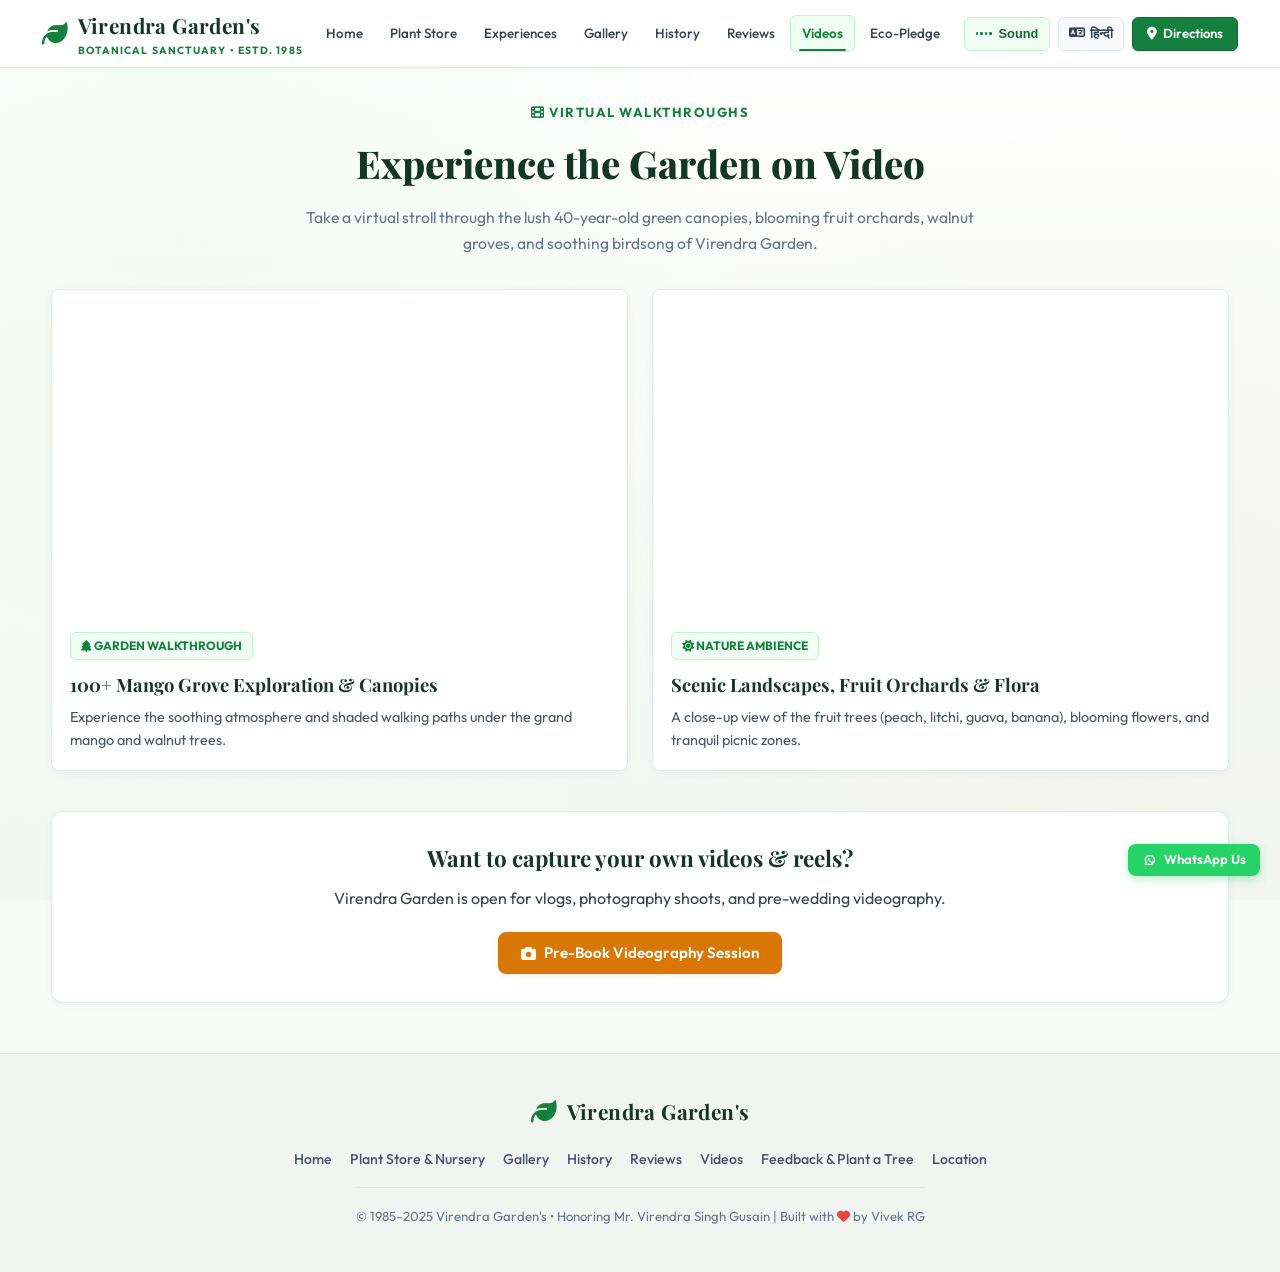
<file: videos.html>
<!DOCTYPE html>
<html lang="en">
<head>
  <meta charset="UTF-8">
  <meta name="viewport" content="width=device-width, initial-scale=1.0">
  <title>Video Tour & Experience | Virendra Garden's (Estd. 1985)</title>
  <meta name="description" content="Watch video tours and virtual walkthroughs of Virendra Garden's 40-year-old mango orchards, walnut trees, and green landscapes.">
  <link rel="icon" type="image/svg+xml" href="favicon.svg">
  <link rel="apple-touch-icon" href="favicon.svg">
  <link rel="stylesheet" href="https://cdnjs.cloudflare.com/ajax/libs/font-awesome/6.5.1/css/all.min.css">
  <link rel="stylesheet" href="css/style.css">
</head>
<body>

  <!-- Top Sticky Navigation -->
  <header class="site-header">
    <div class="container nav-wrapper">
      <!-- Left: Brand Logo -->
      <a href="index.html" class="brand-logo">
        <span class="logo-icon"><i class="fa-solid fa-leaf"></i></span>
        <div class="brand-text">
          <span class="brand-title">Virendra Garden's</span>
          <span class="brand-tagline">Botanical Sanctuary • Estd. 1985</span>
        </div>
      </a>

      <!-- Middle: Navigation Links -->
      <ul class="nav-links">
        <li><a href="index.html" class="nav-link">Home</a></li>
        <li><a href="store.html" class="nav-link">Plant Store</a></li>
        <li><a href="index.html#experiencesSection" class="nav-link">Experiences</a></li>
        <li><a href="gallery.html" class="nav-link">Gallery</a></li>
        <li><a href="history.html" class="nav-link">History</a></li>
        <li><a href="reviews.html" class="nav-link">Reviews</a></li>
        <li><a href="videos.html" class="nav-link active">Videos</a></li>
        <li><a href="feedback.html" class="nav-link">Eco-Pledge</a></li>
      </ul>

      <!-- Right: Action Controls -->
      <div class="nav-actions">
        <button class="audio-control-pill" title="Listen to Mountain Breeze & Himalayan Birdsong" aria-label="Toggle Nature Sound">
          <span class="soundwave-bars">
            <span class="soundwave-bar"></span>
            <span class="soundwave-bar"></span>
            <span class="soundwave-bar"></span>
            <span class="soundwave-bar"></span>
          </span>
          <span class="audio-label">Sound</span>
        </button>

        <button class="lang-switch-btn" aria-label="Toggle Language" title="Change Language"><i class="fa-solid fa-language"></i> हिंदी</button>
        
        <a href="https://maps.app.goo.gl/ZvK2q6JAgAgWsp1eA" target="_blank" rel="noopener noreferrer" class="nav-btn-highlight" title="Navigate to Virendra Garden">
          <i class="fa-solid fa-location-dot"></i> Directions
        </a>

        <button class="mobile-menu-btn" aria-label="Toggle navigation"><i class="fa-solid fa-bars"></i></button>
      </div>
    </div>
  </header>

  <main class="container" style="padding-top: 30px;">
    <div class="section-header">
      <span class="section-badge"><i class="fa-solid fa-film"></i> Virtual Walkthroughs</span>
      <h1 class="section-title">Experience the Garden on Video</h1>
      <p class="section-description">
        Take a virtual stroll through the lush 40-year-old green canopies, blooming fruit orchards, walnut groves, and soothing birdsong of Virendra Garden.
      </p>
    </div>

    <div class="video-grid">
      <!-- Video 1 -->
      <div class="video-card">
        <iframe 
          class="video-frame" 
          src="https://www.youtube.com/embed/0jPpnkQ8N6s" 
          title="Virendra Garden Virtual Tour Part 1" 
          allow="accelerometer; autoplay; clipboard-write; encrypted-media; gyroscope; picture-in-picture" 
          allowfullscreen>
        </iframe>
        <div class="video-card-body">
          <span class="feature-tag"><i class="fa-solid fa-tree"></i> Garden Walkthrough</span>
          <h3 class="video-card-title">100+ Mango Grove Exploration & Canopies</h3>
          <p class="feature-card-text">
            Experience the soothing atmosphere and shaded walking paths under the grand mango and walnut trees.
          </p>
        </div>
      </div>

      <!-- Video 2 -->
      <div class="video-card">
        <iframe 
          class="video-frame" 
          src="https://www.youtube.com/embed/dGq0fE5Q_8M" 
          title="Virendra Garden Virtual Tour Part 2" 
          allow="accelerometer; autoplay; clipboard-write; encrypted-media; gyroscope; picture-in-picture" 
          allowfullscreen>
        </iframe>
        <div class="video-card-body">
          <span class="feature-tag"><i class="fa-solid fa-sun"></i> Nature Ambience</span>
          <h3 class="video-card-title">Scenic Landscapes, Fruit Orchards & Flora</h3>
          <p class="feature-card-text">
            A close-up view of the fruit trees (peach, litchi, guava, banana), blooming flowers, and tranquil picnic zones.
          </p>
        </div>
      </div>
    </div>

    <!-- Callout Banner -->
    <div class="glass-card" style="margin-top: 40px; text-align: center;">
      <h3 style="font-family: var(--font-serif); font-size: 1.4rem; color: #143628; margin-bottom: 8px;">Want to capture your own videos & reels?</h3>
      <p style="color: var(--text-dim); margin-bottom: 20px;">Virendra Garden is open for vlogs, photography shoots, and pre-wedding videography.</p>
      <a href="feedback.html" class="btn btn-gold"><i class="fa-solid fa-camera"></i> Pre-Book Videography Session</a>
    </div>

  </main>

  <!-- Footer -->
  <footer class="site-footer">
    <div class="container footer-content">
      <div class="brand-logo">
        <span class="logo-icon"><i class="fa-solid fa-leaf"></i></span>
        <span class="brand-title" style="font-size: 1.3rem;">Virendra Garden's</span>
      </div>
      <ul class="footer-links">
        <li><a href="index.html">Home</a></li>
        <li><a href="store.html">Plant Store & Nursery</a></li>
        <li><a href="gallery.html">Gallery</a></li>
        <li><a href="history.html">History</a></li>
        <li><a href="reviews.html">Reviews</a></li>
        <li><a href="videos.html">Videos</a></li>
        <li><a href="feedback.html">Feedback & Plant a Tree</a></li>
        <li><a href="https://maps.app.goo.gl/ZvK2q6JAgAgWsp1eA" target="_blank" rel="noopener noreferrer">Location</a></li>
      </ul>
      <div class="footer-bottom">
        © 1985–2025 Virendra Garden's • Honoring Mr. Virendra Singh Gusain | Built with <i class="fa-solid fa-heart" style="color:#ef4444;"></i> by Vivek RG
      </div>
    </div>
  </footer>

  <!-- Floating Quick Actions -->
  <div class="floating-actions-right">
    <a href="https://wa.me/917451920608?text=Hello!%20I%20saw%20the%20videos%20of%20Virendra%20Garden%20and%20would%20like%20to%20visit." target="_blank" rel="noopener noreferrer" class="concierge-pill" title="Chat on WhatsApp (+91 7451920608)">
      <svg viewBox="0 0 24 24"><path d="M12.031 6.172c-3.181 0-5.767 2.586-5.768 5.766-.001 1.298.38 2.27 1.019 3.287l-.711 2.598 2.664-.699c.971.53 1.838.815 2.796.815 3.182 0 5.768-2.586 5.768-5.766 0-3.18-2.586-5.767-5.768-5.767zm7.653 5.766c-.002 4.221-3.435 7.653-7.653 7.653-1.309 0-2.588-.344-3.708-.996l-4.323 1.134 1.155-4.215c-.714-1.156-1.09-2.493-1.09-3.576.002-4.221 3.435-7.653 7.653-7.653 4.219 0 7.666 3.432 7.666 7.653zm-3.568 2.378c-.201-.1-.188-.1-.389-.201-.201-.1-.389-.201-.59-.302-.201-.1-.302-.1-.402.1-.1.201-.402.503-.503.603-.1.1-.201.1-.402 0-.201-.1-.854-.314-1.628-1.005-.603-.538-1.01-1.203-1.127-1.405-.117-.201-.012-.31.088-.41.09-.09.201-.234.302-.351.1-.117.134-.201.201-.335.067-.134.034-.251-.017-.351-.05-.1-.452-1.088-.62-1.49-.164-.392-.331-.338-.452-.344l-.385-.007c-.134 0-.351.05-.536.251-.184.201-.703.687-.703 1.675s.72 1.942.82 2.076c.101.134 1.417 2.164 3.433 3.034.48.207.854.331 1.146.424.482.153.921.131 1.268.079.387-.058 1.189-.486 1.356-.955.168-.469.168-.871.118-.955-.05-.084-.184-.134-.385-.234z"/></svg>
      <span>WhatsApp Us</span>
    </a>
  </div>

  <!-- Bottom Floating Navigation -->
  <nav class="bottom-floating-nav">
    <a href="index.html" class="bottom-nav-item">
      <span class="icon"><i class="fa-solid fa-house"></i></span>
      <span>Home</span>
    </a>
    <a href="store.html" class="bottom-nav-item">
      <span class="icon"><i class="fa-solid fa-basket-shopping"></i></span>
      <span>Store</span>
    </a>
    <a href="gallery.html" class="bottom-nav-item">
      <span class="icon"><i class="fa-solid fa-images"></i></span>
      <span>Gallery</span>
    </a>
    <a href="reviews.html" class="bottom-nav-item">
      <span class="icon"><i class="fa-solid fa-star"></i></span>
      <span>Reviews</span>
    </a>
    <a href="history.html" class="bottom-nav-item">
      <span class="icon"><i class="fa-solid fa-clock-rotate-left"></i></span>
      <span>History</span>
    </a>
    <a href="feedback.html" class="bottom-nav-item">
      <span class="icon"><i class="fa-solid fa-seedling"></i></span>
      <span>Eco-Pledge</span>
    </a>
  </nav>

  <script src="js/main.js"></script>
</body>
</html>
</file>
<file: css/style.css>
/* ==========================================================================
   VIRENDRA GARDEN - MASTER BOTANICAL DESIGN SYSTEM (ESTD. 1985)
   Clean White + Nature Green Modern Botanical Theme
   ========================================================================== */

@import url('https://fonts.googleapis.com/css2?family=Outfit:wght@300;400;500;600;700;800&family=Playfair+Display:ital,wght@0,500;0,700;0,900;1,600&family=Plus+Jakarta+Sans:wght@300;400;500;600;700&display=swap');

:root {
  /* Color Palette - Clean White & Nature Botanical Green */
  --bg-dark: #f8faf7;
  --bg-body: #ffffff;
  --bg-gradient-1: #f3f7f4;
  --bg-gradient-2: #eaf3ec;
  --bg-surface: #ffffff;
  --bg-surface-hover: #f0fdf4;
  --bg-surface-card: #ffffff;
  --bg-card: #ffffff;
  
  --primary-green: #15803d;
  --primary-light: #22c55e;
  --primary-dark: #166534;
  --primary-glow: rgba(21, 128, 61, 0.15);
  --primary-color: #15803d;

  --accent-gold: #d97706;
  --accent-gold-light: #f59e0b;
  --accent-gold-glow: rgba(217, 119, 6, 0.15);

  --accent-earth: #9a3412;
  --accent-leaf: #16a34a;

  --text-main: #0f172a;
  --text-body: #1e293b;
  --text-muted: #64748b;
  --text-dim: #334155;
  --text-accent: #15803d;

  --border-glass: #e2e8f0;
  --border-glass-hover: #86efac;
  --border-color: #e2e8f0;
  
  --shadow-sm: 0 1px 3px rgba(0, 0, 0, 0.05), 0 1px 2px rgba(0, 0, 0, 0.03);
  --shadow-md: 0 4px 12px rgba(0, 0, 0, 0.05);
  --shadow-lg: 0 10px 25px -3px rgba(0, 0, 0, 0.07), 0 4px 6px -2px rgba(0, 0, 0, 0.03);
  --shadow-glow: 0 0 16px rgba(21, 128, 61, 0.08);

  --radius-sm: 6px;
  --radius-md: 8px;
  --radius-lg: 12px;
  --radius-full: 8px; /* Modern crisp 8px radius - no clunky capsule/pill shapes */

  --font-serif: 'Playfair Display', Georgia, serif;
  --font-sans: 'Outfit', 'Plus Jakarta Sans', sans-serif;
  --transition-fast: 0.2s cubic-bezier(0.4, 0, 0.2, 1);
  --transition-smooth: 0.3s cubic-bezier(0.4, 0, 0.2, 1);
}

/* ==========================================================================
   RESET & BASE STYLES
   ========================================================================== */
*, *::before, *::after {
  margin: 0;
  padding: 0;
  box-sizing: border-box;
}

html {
  scroll-behavior: smooth;
  font-size: 16px;
}

body {
  font-family: var(--font-sans);
  background-color: #f8faf7;
  background-image: 
    radial-gradient(circle at 15% 15%, rgba(34, 197, 94, 0.04) 0%, transparent 40%),
    radial-gradient(circle at 85% 75%, rgba(217, 119, 6, 0.03) 0%, transparent 45%),
    linear-gradient(180deg, #ffffff 0%, #f8faf7 40%, #f3f7f4 100%);
  background-attachment: fixed;
  color: var(--text-body);
  line-height: 1.65;
  min-height: 100vh;
  overflow-x: hidden;
  position: relative;
  padding-bottom: 0;
}

/* Subtle background texture */
body::before {
  content: '';
  position: fixed;
  top: 0;
  left: 0;
  width: 100%;
  height: 100%;
  background-image: radial-gradient(rgba(21, 128, 61, 0.03) 1px, transparent 1px);
  background-size: 32px 32px;
  pointer-events: none;
  z-index: 0;
}

a {
  color: inherit;
  text-decoration: none;
  transition: var(--transition-fast);
}

img {
  max-width: 100%;
  height: auto;
  display: block;
}

/* ==========================================================================
   CONTAINER & LAYOUT
   ========================================================================== */
.container {
  width: 92%;
  max-width: 1200px;
  margin: 0 auto;
  position: relative;
  z-index: 1;
}

.container-narrow {
  max-width: 920px;
}

/* ==========================================================================
   HEADER & NAVBAR
   ========================================================================== */
.site-header {
  position: sticky;
  top: 0;
  left: 0;
  width: 100%;
  height: 68px;
  background: rgba(255, 255, 255, 0.96);
  backdrop-filter: blur(18px);
  -webkit-backdrop-filter: blur(18px);
  border-bottom: 1px solid #e5e7eb;
  z-index: 999;
  transition: var(--transition-smooth);
  display: flex;
  align-items: center;
  box-shadow: 0 1px 4px rgba(0, 0, 0, 0.03);
}

.site-header.scrolled {
  background: rgba(255, 255, 255, 0.98);
  box-shadow: 0 4px 14px rgba(0, 0, 0, 0.06);
}

.site-header .container.nav-wrapper,
.site-header .nav-wrapper {
  width: 96%;
  max-width: 1440px;
  margin: 0 auto;
  height: 68px;
  display: flex;
  align-items: center;
  justify-content: space-between;
  gap: 10px;
  padding: 0 16px;
}

.brand-logo {
  display: flex;
  align-items: center;
  gap: 10px;
  flex-shrink: 0;
}

.brand-logo .logo-icon {
  font-size: 1.6rem;
  color: var(--primary-green);
  display: inline-flex;
  align-items: center;
  justify-content: center;
  animation: pulse-leaf 4s ease-in-out infinite;
}

.brand-logo .brand-text {
  display: flex;
  flex-direction: column;
}

.brand-logo .brand-title {
  font-family: var(--font-serif);
  font-size: 1.3rem;
  font-weight: 700;
  letter-spacing: 0.4px;
  color: #143628;
  background: none;
  -webkit-text-fill-color: initial;
  white-space: nowrap;
}

.brand-logo .brand-tagline {
  font-size: 0.65rem;
  color: #15803d;
  letter-spacing: 1.1px;
  text-transform: uppercase;
  font-weight: 700;
  white-space: nowrap;
}

.nav-links {
  display: flex;
  align-items: center;
  gap: 3px;
  list-style: none;
  margin: 0;
  padding: 0;
}

.nav-link {
  display: flex;
  align-items: center;
  gap: 5px;
  padding: 6px 11px;
  border-radius: 6px;
  font-size: 0.84rem;
  font-weight: 500;
  color: #334155;
  transition: var(--transition-fast);
  position: relative;
  border: 1px solid transparent;
  white-space: nowrap;
}

.nav-link:hover {
  color: var(--primary-green);
  background: #f0fdf4;
  border-color: #dcfce7;
}

.nav-link.active {
  color: var(--primary-green);
  font-weight: 600;
  background: #f0fdf4;
  border-color: #bbf7d0;
}

.nav-link.active::after {
  content: '';
  position: absolute;
  bottom: 0;
  left: 8px;
  right: 8px;
  height: 2px;
  background: var(--primary-green);
  border-radius: 2px;
}

.nav-actions {
  display: flex;
  align-items: center;
  gap: 8px;
  flex-shrink: 0;
}

.nav-btn-highlight,
.btn-get-directions {
  display: inline-flex;
  align-items: center;
  justify-content: center;
  gap: 6px;
  background: var(--primary-green);
  color: #ffffff !important;
  font-weight: 600;
  font-size: 0.82rem;
  border-radius: 6px !important;
  padding: 0 14px;
  height: 34px;
  box-shadow: 0 1px 3px rgba(0, 0, 0, 0.08);
  border: 1px solid var(--primary-dark);
  white-space: nowrap;
  text-decoration: none;
  transition: all var(--transition-fast);
}

.nav-btn-highlight:hover,
.btn-get-directions:hover {
  background: var(--primary-dark) !important;
  transform: translateY(-1px);
  box-shadow: 0 3px 8px rgba(21, 128, 61, 0.25);
}

.mobile-menu-btn {
  display: none;
  background: none;
  border: none;
  color: #334155;
  font-size: 1.5rem;
  cursor: pointer;
  padding: 4px;
}

/* Nav Generic, Cart & Action Buttons */
.nav-btn,
.nav-cart-btn,
.nav-actions .open-cart-btn {
  background: #f0fdf4;
  border: 1px solid #bbf7d0;
  color: #166534;
  padding: 0 12px;
  border-radius: 6px;
  font-size: 0.8rem;
  font-weight: 600;
  font-family: inherit;
  cursor: pointer;
  display: inline-flex;
  align-items: center;
  justify-content: center;
  gap: 6px;
  height: 34px;
  transition: all var(--transition-fast);
  white-space: nowrap;
  text-decoration: none;
  line-height: 1;
}

.nav-btn:hover,
.nav-cart-btn:hover,
.nav-actions .open-cart-btn:hover {
  background: #dcfce7;
  border-color: #86efac;
  color: #14532d;
  transform: translateY(-1px);
  box-shadow: 0 2px 8px rgba(21, 128, 61, 0.15);
}

.nav-btn:active,
.nav-cart-btn:active,
.nav-actions .open-cart-btn:active {
  transform: translateY(0);
}

/* ==========================================================================
   HERO SECTION
   ========================================================================== */
.hero-section {
  position: relative;
  padding: 38px 0 16px;
  text-align: center;
}

.hero-badge {
  display: inline-flex;
  align-items: center;
  gap: 8px;
  padding: 6px 16px;
  background: #f0fdf4;
  border: 1px solid #bbf7d0;
  border-radius: 8px;
  color: #166534;
  font-size: 0.85rem;
  font-weight: 600;
  letter-spacing: 0.3px;
  margin-bottom: 18px;
  box-shadow: 0 1px 2px rgba(0, 0, 0, 0.04);
}

.hero-title {
  font-family: var(--font-serif);
  font-size: clamp(2.2rem, 5vw, 3.6rem);
  font-weight: 900;
  line-height: 1.15;
  margin-bottom: 16px;
  letter-spacing: -0.5px;
  color: #143628;
}

.hero-title span {
  color: #15803d;
  background: none;
  -webkit-text-fill-color: initial;
}

.hero-subtitle {
  font-size: clamp(1rem, 2vw, 1.15rem);
  color: #475569;
  max-width: 760px;
  margin: 0 auto 28px;
  line-height: 1.65;
}

.hero-actions {
  display: flex;
  flex-wrap: wrap;
  gap: 14px;
  justify-content: center;
  margin-bottom: 35px;
}

/* ==========================================================================
   BUTTONS (MODERN 8PX RADIUS - NO CAPSULE PILL, NO HARSH NEON GLOW)
   ========================================================================== */
.btn {
  display: inline-flex;
  align-items: center;
  justify-content: center;
  gap: 8px;
  padding: 11px 22px;
  border-radius: 8px; /* Clean, modern, crisp 8px rounded corners */
  font-size: 0.94rem;
  font-weight: 600;
  cursor: pointer;
  border: 1px solid transparent;
  transition: var(--transition-smooth);
  box-shadow: var(--shadow-sm);
  text-decoration: none;
  line-height: 1.25;
}

.btn-primary {
  background: var(--primary-green);
  color: #ffffff;
  border-color: var(--primary-green);
  box-shadow: 0 2px 4px rgba(21, 128, 61, 0.15);
}

.btn-primary:hover {
  background: var(--primary-dark);
  border-color: var(--primary-dark);
  color: #ffffff;
  transform: translateY(-1px);
  box-shadow: 0 4px 8px rgba(21, 128, 61, 0.25);
}

.btn-secondary,
.btn-outline {
  background: #ffffff;
  color: var(--primary-green);
  border: 1.5px solid var(--primary-green);
  box-shadow: 0 1px 2px rgba(0, 0, 0, 0.04);
}

.btn-secondary:hover,
.btn-outline:hover {
  background: #f0fdf4;
  color: var(--primary-dark);
  border-color: var(--primary-dark);
  transform: translateY(-1px);
}

.btn-gold {
  background: #d97706;
  color: #ffffff;
  border-color: #d97706;
  box-shadow: 0 2px 4px rgba(217, 119, 6, 0.15);
}

.btn-gold:hover {
  background: #b45309;
  border-color: #b45309;
  color: #ffffff !important;
  transform: translateY(-1px);
  box-shadow: 0 4px 8px rgba(217, 119, 6, 0.25);
}

.btn-nature {
  background: #166534;
  color: #ffffff;
  border-color: #166534;
  box-shadow: 0 2px 4px rgba(22, 101, 52, 0.15);
}

.btn-nature:hover {
  background: #14532d;
  border-color: #14532d;
  transform: translateY(-1px);
  box-shadow: 0 4px 8px rgba(22, 101, 52, 0.25);
}

.btn-glass {
  background: #ffffff;
  color: #334155;
  border: 1px solid #d1d5db;
  box-shadow: var(--shadow-sm);
}

.btn-glass:hover {
  background: #f8fafc;
  color: #0f172a;
  border-color: #9ca3af;
  transform: translateY(-1px);
}

/* ==========================================================================
   INTERACTIVE SLIDER / HERO CAROUSEL
   ========================================================================== */
.slider-container {
  position: relative;
  max-width: 1000px;
  margin: 0 auto 40px;
  border-radius: var(--radius-lg);
  overflow: hidden;
  box-shadow: var(--shadow-md);
  border: 1px solid var(--border-glass);
}

.slider-track {
  display: flex;
  transition: transform 0.5s cubic-bezier(0.25, 1, 0.5, 1);
  width: 100%;
}

.slide-item {
  min-width: 100%;
  position: relative;
  aspect-ratio: 16 / 9;
  max-height: 500px;
  background-color: #f1f5f2;
}

.slide-item img {
  width: 100%;
  height: 100%;
  object-fit: cover;
}

.slide-caption {
  position: absolute;
  bottom: 0;
  left: 0;
  right: 0;
  padding: 28px 24px 18px;
  background: linear-gradient(to top, rgba(15, 35, 25, 0.92) 0%, rgba(15, 35, 25, 0.5) 60%, transparent 100%);
  display: flex;
  flex-direction: column;
  align-items: flex-start;
  text-align: left;
}

.slide-caption h3 {
  font-family: var(--font-serif);
  font-size: 1.35rem;
  color: #fff;
  margin-bottom: 4px;
}

.slide-caption p {
  font-size: 0.88rem;
  color: #a7f3d0;
}

.slider-btn {
  position: absolute;
  top: 50%;
  transform: translateY(-50%);
  background: rgba(255, 255, 255, 0.92);
  color: #143628;
  border: 1px solid #e2e8f0;
  width: 44px;
  height: 44px;
  border-radius: 50%;
  display: flex;
  align-items: center;
  justify-content: center;
  cursor: pointer;
  font-size: 1.2rem;
  transition: var(--transition-fast);
  backdrop-filter: blur(8px);
  z-index: 10;
  box-shadow: 0 2px 8px rgba(0, 0, 0, 0.08);
}

.slider-btn:hover {
  background: var(--primary-green);
  color: #fff;
  border-color: var(--primary-green);
  transform: translateY(-50%) scale(1.06);
}

.slider-btn.prev { left: 16px; }
.slider-btn.next { right: 16px; }

.slider-dots {
  position: absolute;
  bottom: 14px;
  right: 20px;
  display: flex;
  gap: 8px;
  z-index: 10;
}

.slider-dot {
  width: 10px;
  height: 10px;
  border-radius: 50%;
  background: rgba(0, 0, 0, 0.25);
  cursor: pointer;
  transition: var(--transition-fast);
  border: none;
}

.slider-dot.active {
  background: var(--primary-green);
  width: 24px;
  border-radius: 6px;
}

/* ==========================================================================
   METRIC / STATS COUNTERS
   ========================================================================== */
.stats-grid {
  display: grid;
  grid-template-columns: repeat(auto-fit, minmax(190px, 1fr));
  gap: 18px;
  margin: 20px auto 45px;
}

.stat-card {
  background: #ffffff;
  border: 1px solid #e2e8f0;
  border-radius: var(--radius-md);
  padding: 22px 16px;
  text-align: center;
  transition: var(--transition-smooth);
  box-shadow: 0 1px 3px rgba(0, 0, 0, 0.04);
}

.stat-card:hover {
  transform: translateY(-3px);
  border-color: #86efac;
  box-shadow: 0 6px 16px rgba(21, 128, 61, 0.08);
}

.stat-icon {
  font-size: 1.8rem;
  margin-bottom: 8px;
  color: var(--primary-green);
}

.stat-number {
  font-family: var(--font-serif);
  font-size: 2.1rem;
  font-weight: 800;
  color: var(--primary-green);
  margin-bottom: 4px;
}

.stat-label {
  font-size: 0.88rem;
  color: #475569;
  font-weight: 500;
}

/* ==========================================================================
   BOTANICAL INVENTORY DIRECTORY (UP4 SPECIFIC)
   ========================================================================== */
.tree-inventory-grid {
  display: grid;
  grid-template-columns: repeat(auto-fit, minmax(220px, 1fr));
  gap: 16px;
  margin: 25px 0;
}

.tree-card {
  background: #ffffff;
  border: 1px solid #e2e8f0;
  border-radius: var(--radius-md);
  padding: 18px;
  display: flex;
  align-items: center;
  gap: 14px;
  transition: var(--transition-smooth);
  box-shadow: 0 1px 3px rgba(0, 0, 0, 0.03);
}

.tree-card:hover {
  transform: translateY(-3px);
  border-color: #86efac;
  background: #f0fdf4;
  box-shadow: 0 6px 16px rgba(21, 128, 61, 0.08);
}

.tree-icon-badge {
  font-size: 2rem;
  width: 52px;
  height: 52px;
  border-radius: 8px;
  background: #f0fdf4;
  border: 1px solid #bbf7d0;
  display: flex;
  align-items: center;
  justify-content: center;
  flex-shrink: 0;
  color: var(--primary-green);
}

.tree-details h4 {
  font-size: 1.05rem;
  color: #0f172a;
  margin-bottom: 2px;
  font-family: var(--font-sans);
  font-weight: 700;
}

.tree-details .count-tag {
  display: inline-block;
  font-size: 0.76rem;
  font-weight: 700;
  color: var(--primary-green);
  background: #f0fdf4;
  border: 1px solid #bbf7d0;
  padding: 2px 8px;
  border-radius: 6px;
}

.tree-details p {
  font-size: 0.8rem;
  color: #64748b;
  margin-top: 4px;
}

/* ==========================================================================
   ECO-INITIATIVE / "PLANT FOR NATURE" BANNER (UP2 SPECIFIC)
   ========================================================================== */
.eco-initiative-banner {
  background: linear-gradient(135deg, #f0fdf4 0%, #e2f7ea 60%, #d4f2de 100%);
  border: 1px solid #bbf7d0;
  border-radius: var(--radius-lg);
  padding: 35px 30px;
  margin: 40px 0;
  box-shadow: 0 4px 16px rgba(21, 128, 61, 0.06);
  position: relative;
  overflow: hidden;
}

.eco-initiative-banner::before {
  content: '\f4d8';
  font-family: 'Font Awesome 6 Free';
  font-weight: 900;
  position: absolute;
  right: -20px;
  bottom: -30px;
  font-size: 12rem;
  opacity: 0.08;
  color: var(--primary-green);
  pointer-events: none;
}

.eco-grid {
  display: grid;
  grid-template-columns: repeat(auto-fit, minmax(280px, 1fr));
  gap: 24px;
  margin-top: 24px;
}

.eco-card {
  background: #ffffff;
  border: 1px solid #e2e8f0;
  border-radius: var(--radius-md);
  padding: 22px;
  transition: var(--transition-smooth);
  box-shadow: 0 1px 3px rgba(0, 0, 0, 0.04);
}

.eco-card:hover {
  transform: translateY(-3px);
  border-color: #86efac;
  background: #f0fdf4;
  box-shadow: 0 6px 16px rgba(21, 128, 61, 0.08);
}

.eco-icon {
  font-size: 2rem;
  margin-bottom: 12px;
  color: var(--primary-green);
}

.eco-title {
  font-size: 1.15rem;
  color: #143628;
  font-family: var(--font-serif);
  margin-bottom: 6px;
  font-weight: 700;
}

.eco-text {
  font-size: 0.9rem;
  color: #475569;
  line-height: 1.6;
}

/* ==========================================================================
   SECTION HEADERS & CARDS
   ========================================================================== */
.section {
  padding: 40px 0;
}

.section-header {
  text-align: center;
  margin-bottom: 32px;
}

.section-badge {
  color: var(--primary-green);
  font-size: 0.82rem;
  font-weight: 700;
  text-transform: uppercase;
  letter-spacing: 1.5px;
  margin-bottom: 8px;
  display: inline-block;
}

.section-title {
  font-family: var(--font-serif);
  font-size: clamp(1.7rem, 3.5vw, 2.4rem);
  font-weight: 800;
  color: #143628;
  margin-bottom: 10px;
}

.section-description {
  color: #64748b;
  max-width: 680px;
  margin: 0 auto;
  font-size: 0.98rem;
}

.glass-card {
  background: #ffffff;
  border: 1px solid #e2e8f0;
  border-radius: var(--radius-lg);
  padding: 28px;
  box-shadow: 0 2px 8px rgba(0, 0, 0, 0.04);
  transition: var(--transition-smooth);
}

.glass-card:hover {
  border-color: #86efac;
  box-shadow: 0 8px 20px rgba(21, 128, 61, 0.08);
}

/* ==========================================================================
   FEATURE & ORCHARD CARDS
   ========================================================================== */
.cards-grid {
  display: grid;
  grid-template-columns: repeat(auto-fit, minmax(280px, 1fr));
  gap: 22px;
  margin-top: 20px;
}

.feature-card {
  background: #ffffff;
  border: 1px solid #e2e8f0;
  border-radius: var(--radius-md);
  overflow: hidden;
  transition: var(--transition-smooth);
  display: flex;
  flex-direction: column;
  box-shadow: 0 1px 3px rgba(0, 0, 0, 0.03);
}

.feature-card:hover {
  transform: translateY(-4px);
  border-color: #86efac;
  box-shadow: 0 8px 20px rgba(21, 128, 61, 0.08);
}

.feature-card-img {
  width: 100%;
  height: 200px;
  object-fit: cover;
  transition: transform 0.5s ease;
}

.feature-card:hover .feature-card-img {
  transform: scale(1.05);
}

.feature-card-body {
  padding: 20px;
  flex-grow: 1;
  display: flex;
  flex-direction: column;
}

.feature-tag {
  display: inline-block;
  align-self: flex-start;
  font-size: 0.75rem;
  font-weight: 700;
  text-transform: uppercase;
  color: var(--primary-green);
  background: #f0fdf4;
  border: 1px solid #bbf7d0;
  padding: 3px 10px;
  border-radius: 6px;
  margin-bottom: 10px;
}

.feature-card-title {
  font-family: var(--font-serif);
  font-size: 1.25rem;
  color: #143628;
  margin-bottom: 8px;
}

.feature-card-text {
  color: #475569;
  font-size: 0.9rem;
  line-height: 1.6;
}

/* ==========================================================================
   VISITOR INFO GRID
   ========================================================================== */
.info-grid {
  display: grid;
  grid-template-columns: repeat(auto-fit, minmax(250px, 1fr));
  gap: 18px;
}

.info-item {
  display: flex;
  align-items: flex-start;
  gap: 14px;
  padding: 18px;
  background: #ffffff;
  border-radius: var(--radius-md);
  border: 1px solid #e2e8f0;
  box-shadow: 0 1px 3px rgba(0, 0, 0, 0.03);
}

.info-icon {
  font-size: 1.7rem;
  background: #f0fdf4;
  border: 1px solid #bbf7d0;
  color: var(--primary-green);
  width: 44px;
  height: 44px;
  border-radius: 8px;
  display: flex;
  align-items: center;
  justify-content: center;
  flex-shrink: 0;
}

.info-text h4 {
  color: #0f172a;
  font-size: 1.02rem;
  margin-bottom: 4px;
  font-weight: 700;
}

.info-text p {
  color: #64748b;
  font-size: 0.86rem;
}

/* ==========================================================================
   MAP & LOCATION
   ========================================================================== */
.map-wrapper {
  position: relative;
  border-radius: var(--radius-lg);
  overflow: hidden;
  border: 1px solid #e2e8f0;
  box-shadow: var(--shadow-md);
  margin: 20px 0;
}

.map-wrapper iframe {
  width: 100%;
  height: 380px;
  border: none;
  display: block;
}

.map-card-overlay {
  display: flex;
  flex-wrap: wrap;
  align-items: center;
  justify-content: space-between;
  gap: 16px;
  padding: 18px 22px;
  background: #ffffff;
  border-top: 1px solid #e2e8f0;
}

/* ==========================================================================
   GALLERY & ENHANCED LIGHTBOX (UP3 SPECIFIC)
   ========================================================================== */
.gallery-filters {
  display: flex;
  flex-wrap: wrap;
  gap: 10px;
  justify-content: center;
  margin-bottom: 28px;
}

.filter-btn {
  padding: 8px 18px;
  background: #ffffff;
  border: 1px solid #e2e8f0;
  border-radius: 8px;
  color: #475569;
  font-size: 0.88rem;
  font-weight: 600;
  cursor: pointer;
  transition: var(--transition-fast);
}

.filter-btn:hover {
  color: var(--primary-green);
  border-color: #86efac;
  background: #f0fdf4;
}

.filter-btn.active {
  background: var(--primary-green);
  color: #ffffff;
  border-color: var(--primary-green);
  box-shadow: 0 2px 6px rgba(21, 128, 61, 0.2);
}

.gallery-grid {
  display: grid;
  grid-template-columns: repeat(auto-fill, minmax(270px, 1fr));
  gap: 18px;
}

.gallery-item {
  position: relative;
  border-radius: var(--radius-md);
  overflow: hidden;
  aspect-ratio: 4 / 3;
  cursor: pointer;
  border: 1px solid #e2e8f0;
  background-color: #f1f5f2;
  transition: var(--transition-smooth);
}

.gallery-item img {
  width: 100%;
  height: 100%;
  object-fit: cover;
  transition: transform 0.6s cubic-bezier(0.25, 1, 0.5, 1);
}

.gallery-item:hover {
  transform: translateY(-4px);
  border-color: #86efac;
  box-shadow: 0 8px 20px rgba(21, 128, 61, 0.1);
}

.gallery-item:hover img {
  transform: scale(1.08);
}

.gallery-overlay {
  position: absolute;
  inset: 0;
  background: linear-gradient(to top, rgba(15, 35, 25, 0.9) 0%, rgba(15, 35, 25, 0.35) 40%, transparent 80%);
  display: flex;
  flex-direction: column;
  justify-content: flex-end;
  padding: 16px;
  opacity: 0;
  transition: opacity 0.3s ease;
}

.gallery-item:hover .gallery-overlay {
  opacity: 1;
}

.gallery-caption {
  font-size: 0.95rem;
  font-weight: 700;
  color: #fff;
  margin-bottom: 2px;
}

.gallery-category {
  font-size: 0.75rem;
  color: #a7f3d0;
  font-weight: 600;
}

.gallery-zoom-badge {
  position: absolute;
  top: 12px;
  right: 12px;
  background: rgba(255, 255, 255, 0.9);
  border: 1px solid #e2e8f0;
  width: 32px;
  height: 32px;
  border-radius: 50%;
  display: flex;
  align-items: center;
  justify-content: center;
  font-size: 0.85rem;
  color: var(--primary-green);
  opacity: 0;
  transform: scale(0.8);
  transition: var(--transition-fast);
}

.gallery-item:hover .gallery-zoom-badge {
  opacity: 1;
  transform: scale(1);
}

/* Lightbox Modal */
.lightbox-modal {
  position: fixed;
  inset: 0;
  background: rgba(15, 23, 42, 0.92);
  backdrop-filter: blur(20px);
  z-index: 2000;
  display: none;
  align-items: center;
  justify-content: center;
  padding: 20px;
}

.lightbox-modal.active {
  display: flex;
}

.lightbox-content {
  position: relative;
  max-width: 92vw;
  max-height: 88vh;
  display: flex;
  flex-direction: column;
  align-items: center;
}

.lightbox-img {
  max-width: 100%;
  max-height: 76vh;
  object-fit: contain;
  border-radius: var(--radius-md);
  box-shadow: var(--shadow-lg);
  border: 1px solid rgba(255, 255, 255, 0.2);
}

.lightbox-caption-box {
  margin-top: 14px;
  text-align: center;
  color: #ffffff;
}

.lightbox-close {
  position: absolute;
  top: -45px;
  right: 0;
  background: rgba(255, 255, 255, 0.15);
  color: #fff;
  border: none;
  width: 38px;
  height: 38px;
  border-radius: 50%;
  font-size: 1.3rem;
  cursor: pointer;
  display: flex;
  align-items: center;
  justify-content: center;
  transition: var(--transition-fast);
}

.lightbox-close:hover {
  background: #ef4444;
}

.lightbox-nav-btn {
  position: absolute;
  top: 50%;
  transform: translateY(-50%);
  background: rgba(255, 255, 255, 0.15);
  color: #fff;
  border: none;
  width: 46px;
  height: 46px;
  border-radius: 50%;
  font-size: 1.35rem;
  cursor: pointer;
  display: flex;
  align-items: center;
  justify-content: center;
  transition: var(--transition-fast);
}

.lightbox-nav-btn:hover {
  background: var(--primary-green);
}

.lightbox-prev { left: -54px; }
.lightbox-next { right: -54px; }

@media (max-width: 768px) {
  .lightbox-prev { left: 10px; }
  .lightbox-next { right: 10px; }
}

/* ==========================================================================
   REVIEWS & TESTIMONIALS
   ========================================================================== */
.reviews-summary {
  display: flex;
  flex-wrap: wrap;
  align-items: center;
  justify-content: space-between;
  gap: 20px;
  margin-bottom: 30px;
  padding: 24px;
  background: #ffffff;
  border-radius: var(--radius-lg);
  border: 1px solid #e2e8f0;
  box-shadow: 0 1px 3px rgba(0, 0, 0, 0.04);
}

.rating-score-box {
  display: flex;
  align-items: center;
  gap: 16px;
}

.score-huge {
  font-family: var(--font-serif);
  font-size: 3rem;
  font-weight: 900;
  color: var(--accent-gold);
  line-height: 1;
}

.stars {
  color: var(--accent-gold);
  font-size: 1.15rem;
  letter-spacing: 2px;
}

.reviews-grid {
  display: grid;
  grid-template-columns: repeat(auto-fit, minmax(280px, 1fr));
  gap: 20px;
  margin-bottom: 40px;
}

.review-card {
  background: #ffffff;
  border: 1px solid #e2e8f0;
  border-radius: var(--radius-md);
  padding: 22px;
  display: flex;
  flex-direction: column;
  justify-content: space-between;
  transition: var(--transition-smooth);
  box-shadow: 0 1px 3px rgba(0, 0, 0, 0.04);
}

.review-card:hover {
  transform: translateY(-3px);
  border-color: #86efac;
  box-shadow: 0 6px 16px rgba(21, 128, 61, 0.08);
}

.review-quote {
  font-style: italic;
  color: #334155;
  font-size: 0.94rem;
  margin-bottom: 16px;
  line-height: 1.6;
}

.review-author-info {
  display: flex;
  align-items: center;
  gap: 12px;
}

.avatar-circle {
  width: 40px;
  height: 40px;
  border-radius: 50%;
  background: linear-gradient(135deg, var(--primary-green), var(--primary-dark));
  color: #fff;
  display: flex;
  align-items: center;
  justify-content: center;
  font-weight: 700;
  font-size: 1rem;
}

.author-name {
  font-weight: 600;
  color: #0f172a;
  font-size: 0.92rem;
}

.review-date {
  font-size: 0.76rem;
  color: #64748b;
}

/* ==========================================================================
   FORMS (FEEDBACK, TREE ADOPTION, REVIEW)
   ========================================================================== */
.form-box {
  background: #ffffff;
  border: 1px solid #e2e8f0;
  border-radius: var(--radius-lg);
  padding: 30px;
  max-width: 650px;
  margin: 0 auto;
  box-shadow: 0 4px 16px rgba(0, 0, 0, 0.05);
}

.form-group {
  margin-bottom: 18px;
  text-align: left;
}

.form-label {
  display: block;
  font-size: 0.88rem;
  font-weight: 600;
  color: #143628;
  margin-bottom: 6px;
}

.form-control {
  width: 100%;
  padding: 12px 14px;
  background: #ffffff;
  border: 1px solid #cbd5e1;
  border-radius: 6px;
  color: #0f172a;
  font-family: var(--font-sans);
  font-size: 0.95rem;
  transition: var(--transition-fast);
}

.form-control:focus {
  outline: none;
  border-color: var(--primary-green);
  box-shadow: 0 0 0 3px rgba(21, 128, 61, 0.15);
  background: #ffffff;
}

.star-rating-select {
  display: flex;
  gap: 8px;
  font-size: 1.8rem;
  cursor: pointer;
  color: #cbd5e1;
  margin-top: 4px;
}

.star-rating-select span {
  transition: var(--transition-fast);
}

.star-rating-select span.selected {
  color: var(--accent-gold);
}

/* ==========================================================================
   HISTORY & FOUNDER SECTION
   ========================================================================== */
.founder-card {
  display: flex;
  align-items: center;
  gap: 30px;
  background: #ffffff;
  border: 1px solid #e2e8f0;
  border-radius: var(--radius-lg);
  padding: 28px;
  margin-bottom: 35px;
  box-shadow: 0 2px 8px rgba(0, 0, 0, 0.04);
}

.founder-img {
  width: 160px;
  height: 160px;
  border-radius: 50%;
  object-fit: cover;
  border: 4px solid var(--accent-gold);
  box-shadow: 0 4px 14px rgba(217, 119, 6, 0.2);
  flex-shrink: 0;
}

.founder-info h3 {
  font-family: var(--font-serif);
  font-size: 1.5rem;
  color: #143628;
  margin-bottom: 6px;
}

.founder-role {
  color: #15803d;
  font-weight: 600;
  font-size: 0.92rem;
  margin-bottom: 10px;
}

/* Timeline */
.timeline {
  position: relative;
  max-width: 800px;
  margin: 30px auto;
  padding-left: 30px;
}

.timeline::before {
  content: '';
  position: absolute;
  top: 0;
  bottom: 0;
  left: 10px;
  width: 2px;
  background: linear-gradient(to bottom, var(--primary-green), var(--accent-gold));
}

.timeline-item {
  position: relative;
  margin-bottom: 26px;
}

.timeline-dot {
  position: absolute;
  left: -26px;
  top: 6px;
  width: 14px;
  height: 14px;
  border-radius: 50%;
  background: var(--accent-gold);
  border: 3px solid #ffffff;
  box-shadow: 0 0 6px rgba(217, 119, 6, 0.4);
}

.timeline-content {
  background: #ffffff;
  border: 1px solid #e2e8f0;
  border-radius: var(--radius-md);
  padding: 18px 22px;
  box-shadow: 0 1px 3px rgba(0, 0, 0, 0.03);
  color: #334155;
}

.timeline-year {
  display: inline-block;
  font-weight: 800;
  color: var(--accent-gold);
  font-size: 1.05rem;
  margin-bottom: 4px;
}

/* ==========================================================================
   VIDEO EMBEDS
   ========================================================================== */
.video-grid {
  display: grid;
  grid-template-columns: repeat(auto-fit, minmax(320px, 1fr));
  gap: 24px;
}

.video-card {
  background: #ffffff;
  border: 1px solid #e2e8f0;
  border-radius: var(--radius-md);
  overflow: hidden;
  box-shadow: 0 2px 8px rgba(0, 0, 0, 0.04);
  transition: var(--transition-smooth);
}

.video-card:hover {
  transform: translateY(-3px);
  border-color: #86efac;
  box-shadow: 0 8px 20px rgba(21, 128, 61, 0.08);
}

.video-frame {
  width: 100%;
  aspect-ratio: 16 / 9;
  border: none;
  display: block;
}

.video-card-body {
  padding: 18px;
}

.video-card-title {
  font-family: var(--font-serif);
  font-size: 1.15rem;
  color: #143628;
  margin-bottom: 6px;
  font-weight: 700;
}

/* ==========================================================================
   BOTTOM ACTIONS & MOBILE APP BAR (DESKTOP: HIDDEN)
   ========================================================================== */
.bottom-floating-nav {
  display: none; /* Hidden on desktop screens */
}

.bottom-nav-item {
  display: flex;
  flex-direction: column;
  align-items: center;
  gap: 2px;
  color: #64748b;
  font-size: 0.72rem;
  font-weight: 600;
  padding: 4px 8px;
  border-radius: 6px;
  transition: var(--transition-fast);
  text-decoration: none;
}

.bottom-nav-item .icon {
  font-size: 1.15rem;
}

.bottom-nav-item:hover,
.bottom-nav-item.active {
  color: var(--primary-green);
  background: #f0fdf4;
}

/* Floating Quick Actions */
.floating-actions-right {
  position: fixed;
  right: 20px;
  bottom: 24px;
  display: flex;
  align-items: center;
  gap: 8px;
  z-index: 998;
}

.floating-btn {
  width: 36px;
  height: 36px;
  border-radius: 8px;
  display: inline-flex;
  align-items: center;
  justify-content: center;
  color: #fff;
  font-size: 1rem;
  box-shadow: 0 2px 8px rgba(0, 0, 0, 0.12);
  transition: var(--transition-fast);
  text-decoration: none;
}

.floating-btn.whatsapp {
  background: #25d366;
  box-shadow: 0 3px 10px rgba(37, 211, 102, 0.35);
}

.floating-btn.whatsapp:hover {
  transform: translateY(-2px);
  box-shadow: 0 6px 14px rgba(37, 211, 102, 0.45);
}

/* Hide redundant floating maps button to remove clutter */
.floating-btn.maps {
  display: none !important;
}

.floating-btn svg,
.concierge-pill svg {
  width: 16px;
  height: 16px;
  fill: currentColor;
  flex-shrink: 0;
}

/* ==========================================================================
   FOOTER
   ========================================================================== */
.site-footer {
  margin-top: 50px;
  padding: 40px 0 24px;
  background: #f1f5f2;
  border-top: 1px solid #e2e8f0;
  text-align: center;
  position: relative;
  z-index: 1;
  color: #475569;
}

.footer-content {
  display: flex;
  flex-direction: column;
  align-items: center;
  gap: 16px;
  margin-bottom: 20px;
}

.footer-links {
  display: flex;
  flex-wrap: wrap;
  justify-content: center;
  gap: 18px;
  list-style: none;
}

.footer-links a {
  color: #475569;
  font-size: 0.88rem;
  font-weight: 500;
}

.footer-links a:hover {
  color: var(--primary-green);
}

.footer-bottom {
  border-top: 1px solid #e2e8f0;
  padding-top: 18px;
  font-size: 0.82rem;
  color: #64748b;
}

/* ==========================================================================
   TOAST NOTIFICATION
   ========================================================================== */
.toast-notice {
  position: fixed;
  top: 80px;
  right: 20px;
  background: #ffffff;
  border: 1px solid #86efac;
  color: #0f172a;
  padding: 14px 20px;
  border-radius: var(--radius-md);
  box-shadow: 0 10px 25px rgba(0, 0, 0, 0.08);
  display: flex;
  align-items: center;
  gap: 12px;
  z-index: 3000;
  transform: translateX(120%);
  transition: transform 0.4s cubic-bezier(0.175, 0.885, 0.32, 1.275);
}

.toast-notice.show {
  transform: translateX(0);
}

/* ==========================================================================
   KEYFRAME ANIMATIONS
   ========================================================================== */
@keyframes pulse-leaf {
  0%, 100% { transform: rotate(0deg) scale(1); }
  50% { transform: rotate(6deg) scale(1.08); }
}

@keyframes fadeIn {
  from { opacity: 0; transform: translateY(10px); }
  to { opacity: 1; transform: translateY(0); }
}

.fade-in {
  animation: fadeIn 0.5s ease forwards;
}

/* ==========================================================================
   RESPONSIVE QUERIES
   ========================================================================== */
@media (max-width: 900px) {
  body {
    padding-bottom: 60px;
  }

  .bottom-floating-nav {
    display: flex;
    position: fixed;
    bottom: 0;
    left: 0;
    right: 0;
    width: 100%;
    max-width: 100%;
    background: rgba(255, 255, 255, 0.98);
    backdrop-filter: blur(20px);
    -webkit-backdrop-filter: blur(20px);
    border-top: 1px solid #e2e8f0;
    border-left: none;
    border-right: none;
    border-bottom: none;
    border-radius: 0;
    transform: none;
    justify-content: space-around;
    align-items: center;
    padding: 6px 4px;
    box-shadow: 0 -4px 16px rgba(0, 0, 0, 0.06);
    z-index: 1000;
  }

  .nav-links {
    display: none;
  }
  
  .nav-links.mobile-open {
    display: flex;
    flex-direction: column;
    position: absolute;
    top: 100%;
    left: 0;
    width: 100%;
    background: #ffffff;
    backdrop-filter: blur(20px);
    padding: 16px 20px;
    border-bottom: 1px solid #e2e8f0;
    box-shadow: 0 12px 30px rgba(0, 0, 0, 0.08);
  }

  .mobile-menu-btn {
    display: block;
  }

  .founder-card {
    flex-direction: column;
    text-align: center;
  }
}

@media (max-width: 600px) {
  .slide-item {
    aspect-ratio: 4 / 3;
  }

  .floating-actions-right {
    bottom: 74px;
    right: 14px;
  }

  .floating-btn {
    width: 40px;
    height: 40px;
    font-size: 1.1rem;
  }

  .form-box {
    padding: 20px 16px;
  }

  .eco-initiative-banner {
    padding: 24px 18px;
  }
}

/* ==========================================================================
   TOURIST UPGRADE 1: SENSORY AUDIO BUTTON (INTEGRATED IN HEADER)
   ========================================================================== */
.audio-control-pill {
  position: static;
  background: #f0fdf4;
  backdrop-filter: blur(8px);
  border: 1px solid #bbf7d0;
  color: #166534;
  padding: 0 11px;
  border-radius: 6px;
  display: inline-flex;
  align-items: center;
  justify-content: center;
  gap: 7px;
  font-size: 0.8rem;
  font-weight: 600;
  cursor: pointer;
  height: 34px;
  box-shadow: none;
  transition: all var(--transition-fast);
  white-space: nowrap;
}

.audio-control-pill:hover {
  background: #dcfce7;
  border-color: #86efac;
  color: #14532d;
  transform: translateY(-1px);
}

.audio-control-pill.playing {
  border-color: #15803d;
  color: #15803d;
  background: #dcfce7;
}

.soundwave-bars {
  display: flex;
  align-items: center;
  gap: 2px;
  height: 12px;
}

.soundwave-bar {
  width: 2.5px;
  height: 3px;
  background: var(--primary-green);
  border-radius: 1px;
  transition: height 0.2s ease;
}

.audio-control-pill.playing .soundwave-bar:nth-child(1) { animation: soundwave 1.2s infinite ease-in-out; }
.audio-control-pill.playing .soundwave-bar:nth-child(2) { animation: soundwave 0.8s infinite ease-in-out 0.2s; }
.audio-control-pill.playing .soundwave-bar:nth-child(3) { animation: soundwave 1.4s infinite ease-in-out 0.4s; }
.audio-control-pill.playing .soundwave-bar:nth-child(4) { animation: soundwave 1.0s infinite ease-in-out 0.1s; }

@keyframes soundwave {
  0%, 100% { height: 3px; }
  50% { height: 12px; background: var(--primary-green); }
}

/* Language Switcher */
.lang-switch-btn,
.lang-btn {
  background: #f8fafc;
  border: 1px solid #e2e8f0;
  color: #334155;
  padding: 0 10px;
  border-radius: 6px;
  font-size: 0.8rem;
  font-weight: 600;
  font-family: inherit;
  cursor: pointer;
  display: inline-flex;
  align-items: center;
  justify-content: center;
  gap: 5px;
  height: 34px;
  transition: all var(--transition-fast);
  white-space: nowrap;
  line-height: 1;
}

.lang-switch-btn:hover,
.lang-btn:hover {
  background: #f1f5f9;
  border-color: #cbd5e1;
  color: #0f172a;
  transform: translateY(-1px);
}

.lang-switch-btn:active,
.lang-btn:active {
  transform: translateY(0);
}

/* ==========================================================================
   TOURIST UPGRADE 2: LIVE WEATHER & AIR QUALITY BAR
   ========================================================================== */
.weather-air-bar {
  background: #ffffff;
  border: 1px solid #e2ede6;
  border-radius: 12px;
  padding: 16px 24px;
  display: flex;
  align-items: center;
  justify-content: space-between;
  flex-wrap: wrap;
  gap: 16px;
  margin: 20px 0 35px 0;
  box-shadow: 0 2px 8px rgba(0, 0, 0, 0.04);
}

.weather-metric-group {
  display: flex;
  align-items: center;
  gap: 24px;
  flex-wrap: wrap;
}

.weather-metric-item {
  display: flex;
  align-items: center;
  gap: 10px;
}

.weather-metric-icon {
  font-size: 1.5rem;
  color: var(--primary-green);
}

.weather-metric-label {
  font-size: 0.76rem;
  color: #64748b;
  text-transform: uppercase;
  letter-spacing: 0.8px;
}

.weather-metric-val {
  font-size: 0.96rem;
  font-weight: 700;
  color: #0f172a;
}

.weather-best-time {
  display: flex;
  align-items: center;
  gap: 8px;
  background: #f0fdf4;
  border: 1px solid #bbf7d0;
  padding: 6px 14px;
  border-radius: 8px;
  font-size: 0.85rem;
  color: #166534;
  font-weight: 600;
}

/* ==========================================================================
   TOURIST UPGRADE 3: SEASONAL BLOOM & HARVEST CALENDAR
   ========================================================================== */
.season-tabs {
  display: flex;
  gap: 10px;
  margin-bottom: 24px;
  overflow-x: auto;
  padding-bottom: 6px;
}

.season-tab-btn {
  background: #ffffff;
  border: 1px solid #e2e8f0;
  color: #475569;
  padding: 10px 20px;
  border-radius: 8px;
  font-size: 0.9rem;
  font-weight: 600;
  cursor: pointer;
  white-space: nowrap;
  display: flex;
  align-items: center;
  gap: 8px;
  transition: var(--transition-fast);
  box-shadow: 0 1px 2px rgba(0, 0, 0, 0.03);
}

.season-tab-btn.active, .season-tab-btn:hover {
  background: var(--primary-green);
  color: #ffffff;
  border-color: var(--primary-green);
  box-shadow: 0 2px 6px rgba(21, 128, 61, 0.2);
}

.season-content-card {
  display: none;
  background: #ffffff;
  border: 1px solid #e2e8f0;
  border-radius: var(--radius-lg);
  padding: 24px;
  gap: 20px;
  box-shadow: 0 2px 10px rgba(0, 0, 0, 0.04);
  animation: fadeIn 0.4s ease forwards;
}

.season-content-card.active {
  display: grid;
  grid-template-columns: 1fr 1fr;
}

@media (max-width: 768px) {
  .season-content-card.active {
    grid-template-columns: 1fr;
  }
}

.season-highlights-list {
  list-style: none;
  margin-top: 14px;
  display: flex;
  flex-direction: column;
  gap: 10px;
}

.season-highlights-list li {
  display: flex;
  align-items: center;
  gap: 10px;
  font-size: 0.92rem;
  color: #334155;
}

/* ==========================================================================
   TOURIST UPGRADE 4: CURATED EXPERIENCES & ACTIVITIES HUB
   ========================================================================== */
.experiences-grid {
  display: grid;
  grid-template-columns: repeat(auto-fit, minmax(280px, 1fr));
  gap: 24px;
  margin-top: 24px;
}

.experience-card {
  background: #ffffff;
  border: 1px solid #e2e8f0;
  border-radius: var(--radius-lg);
  padding: 26px 22px;
  display: flex;
  flex-direction: column;
  justify-content: space-between;
  position: relative;
  overflow: hidden;
  transition: all var(--transition-smooth);
  box-shadow: 0 2px 8px rgba(0, 0, 0, 0.04);
}

.experience-card::before {
  content: '';
  position: absolute;
  top: 0;
  left: 0;
  width: 100%;
  height: 4px;
  background: var(--primary-green);
  opacity: 0;
  transition: opacity var(--transition-fast);
}

.experience-card:hover {
  transform: translateY(-4px);
  border-color: #86efac;
  box-shadow: 0 8px 20px rgba(21, 128, 61, 0.08);
}

.experience-card:hover::before {
  opacity: 1;
}

.exp-icon-box {
  width: 54px;
  height: 54px;
  background: #f0fdf4;
  border: 1px solid #bbf7d0;
  border-radius: 8px;
  display: flex;
  align-items: center;
  justify-content: center;
  font-size: 1.8rem;
  margin-bottom: 18px;
  color: var(--primary-green);
}

.exp-badge {
  display: inline-block;
  font-size: 0.72rem;
  text-transform: uppercase;
  letter-spacing: 1px;
  font-weight: 700;
  color: var(--primary-green);
  background: #f0fdf4;
  border: 1px solid #bbf7d0;
  padding: 2px 8px;
  border-radius: 6px;
  margin-bottom: 8px;
  align-self: flex-start;
}

.exp-title {
  font-family: var(--font-serif);
  font-size: 1.3rem;
  color: #143628;
  margin-bottom: 10px;
}

.exp-text {
  font-size: 0.92rem;
  color: #475569;
  line-height: 1.7;
  margin-bottom: 18px;
}

.exp-action-link {
  color: var(--primary-green);
  font-size: 0.88rem;
  font-weight: 700;
  display: flex;
  align-items: center;
  gap: 6px;
}

.exp-action-link:hover {
  color: var(--primary-dark);
  transform: translateX(4px);
}

/* ==========================================================================
   TOURIST UPGRADE 5: TOP 5 INSTAGRAM HOTSPOTS
   ========================================================================== */
.instagram-grid {
  display: grid;
  grid-template-columns: repeat(auto-fit, minmax(240px, 1fr));
  gap: 18px;
  margin-top: 20px;
}

.insta-card {
  position: relative;
  border-radius: var(--radius-md);
  overflow: hidden;
  border: 1px solid #e2e8f0;
  aspect-ratio: 4 / 5;
  cursor: pointer;
  transition: transform var(--transition-smooth);
}

.insta-card img {
  width: 100%;
  height: 100%;
  object-fit: cover;
  transition: transform 0.5s ease;
}

.insta-card:hover {
  transform: translateY(-4px);
  box-shadow: 0 8px 20px rgba(0, 0, 0, 0.08);
}

.insta-card:hover img {
  transform: scale(1.08);
}

.insta-overlay {
  position: absolute;
  inset: 0;
  background: linear-gradient(180deg, transparent 40%, rgba(15, 35, 25, 0.95) 100%);
  display: flex;
  flex-direction: column;
  justify-content: flex-end;
  padding: 16px;
}

.insta-tag {
  font-size: 0.7rem;
  color: #a7f3d0;
  font-weight: 700;
  text-transform: uppercase;
  margin-bottom: 4px;
}

.insta-title {
  color: #fff;
  font-size: 1.05rem;
  font-weight: 700;
  margin-bottom: 4px;
}

.insta-tip {
  font-size: 0.78rem;
  color: #e2e8f0;
}

/* ==========================================================================
   TOURIST UPGRADE 6: INTERACTIVE 2D ILLUSTRATED GARDEN MAP
   ========================================================================== */
.interactive-map-container {
  background: #ffffff;
  border: 1px solid #e2e8f0;
  border-radius: var(--radius-lg);
  padding: 24px;
  position: relative;
  box-shadow: 0 2px 8px rgba(0, 0, 0, 0.04);
}

.garden-estate-map {
  position: relative;
  width: 100%;
  aspect-ratio: 16 / 9;
  background: radial-gradient(circle at 50% 50%, #15803d 0%, #14532d 100%);
  border-radius: var(--radius-md);
  border: 2px dashed #86efac;
  overflow: hidden;
  display: flex;
  align-items: center;
  justify-content: center;
}

.map-background-art {
  width: 100%;
  height: 100%;
  object-fit: cover;
  opacity: 0.4;
  filter: saturate(1.2);
}

.map-pin {
  position: absolute;
  transform: translate(-50%, -50%);
  cursor: pointer;
  display: flex;
  flex-direction: column;
  align-items: center;
  z-index: 10;
  transition: transform 0.2s ease;
}

.map-pin:hover {
  transform: translate(-50%, -50%) scale(1.15);
  z-index: 20;
}

.map-pin-pulse {
  width: 36px;
  height: 36px;
  border-radius: 50%;
  background: var(--primary-green);
  border: 3px solid #fff;
  display: flex;
  align-items: center;
  justify-content: center;
  font-size: 1rem;
  color: #fff;
  box-shadow: 0 0 14px rgba(21, 128, 61, 0.6);
  animation: map-pulse 2s infinite;
}

@keyframes map-pulse {
  0% { box-shadow: 0 0 0 0 rgba(21, 128, 61, 0.6); }
  70% { box-shadow: 0 0 0 14px rgba(21, 128, 61, 0); }
  100% { box-shadow: 0 0 0 0 rgba(21, 128, 61, 0); }
}

.map-pin-label {
  background: rgba(255, 255, 255, 0.95);
  border: 1px solid #e2e8f0;
  color: #143628;
  font-size: 0.72rem;
  font-weight: 700;
  padding: 3px 8px;
  border-radius: 6px;
  margin-top: 4px;
  white-space: nowrap;
  box-shadow: 0 2px 6px rgba(0, 0, 0, 0.08);
}

.map-zone-info-card {
  margin-top: 18px;
  background: #f0fdf4;
  border: 1px solid #bbf7d0;
  padding: 16px 20px;
  border-radius: var(--radius-md);
  display: flex;
  align-items: center;
  justify-content: space-between;
  gap: 16px;
  flex-wrap: wrap;
}

/* ==========================================================================
   TOURIST UPGRADE 7: ROUTE PLANNER & FACILITIES CHECKLIST
   ========================================================================== */
.routes-grid {
  display: grid;
  grid-template-columns: repeat(auto-fit, minmax(220px, 1fr));
  gap: 16px;
  margin-top: 20px;
}

.route-card {
  background: #ffffff;
  border: 1px solid #e2e8f0;
  border-radius: 8px;
  padding: 18px;
  text-align: center;
  transition: var(--transition-fast);
  box-shadow: 0 1px 3px rgba(0, 0, 0, 0.03);
}

.route-card:hover {
  border-color: #86efac;
  transform: translateY(-3px);
  box-shadow: 0 6px 16px rgba(21, 128, 61, 0.08);
}

.route-distance {
  font-size: 1.4rem;
  font-weight: 800;
  color: var(--primary-green);
  margin: 6px 0;
}

.amenities-badges-grid {
  display: flex;
  flex-wrap: wrap;
  gap: 12px;
  margin-top: 20px;
}

.amenity-pill {
  background: #f0fdf4;
  border: 1px solid #bbf7d0;
  color: #166534;
  padding: 8px 16px;
  border-radius: 8px;
  font-size: 0.85rem;
  font-weight: 600;
  display: flex;
  align-items: center;
  gap: 8px;
}

/* ==========================================================================
   TOURIST UPGRADE 8: INSTANT "GREEN GUARDIAN CERTIFICATE" MODAL
   ========================================================================== */
.cert-modal {
  position: fixed;
  inset: 0;
  background: rgba(15, 23, 42, 0.75);
  backdrop-filter: blur(14px);
  display: none;
  align-items: center;
  justify-content: center;
  z-index: 4000;
  padding: 20px;
}

.cert-modal.active {
  display: flex;
  animation: fadeIn 0.3s ease;
}

.cert-modal-content {
  background: #ffffff;
  border: 2px solid #bbf7d0;
  border-radius: var(--radius-lg);
  max-width: 680px;
  width: 100%;
  padding: 26px;
  box-shadow: 0 10px 40px rgba(0, 0, 0, 0.15);
  position: relative;
  text-align: center;
  color: #1e293b;
}

.cert-canvas-preview {
  width: 100%;
  max-height: 380px;
  border-radius: var(--radius-md);
  box-shadow: var(--shadow-md);
  border: 1px solid #e2e8f0;
  margin: 16px 0;
  background: #fff;
}

.cert-actions {
  display: flex;
  gap: 12px;
  justify-content: center;
  flex-wrap: wrap;
}

/* ==========================================================================
   TOURIST UPGRADE 9: SMART WHATSAPP CONCIERGE FLOATER
   ========================================================================== */
.concierge-pill {
  background: #25d366;
  color: #ffffff;
  padding: 8px 14px;
  border-radius: 8px;
  font-weight: 600;
  font-size: 0.82rem;
  display: inline-flex;
  align-items: center;
  gap: 6px;
  box-shadow: 0 3px 10px rgba(37, 211, 102, 0.35);
  transition: all var(--transition-fast);
  text-decoration: none;
  line-height: 1;
}

.concierge-pill:hover {
  transform: translateY(-2px);
  box-shadow: 0 6px 16px rgba(37, 211, 102, 0.45);
  color: #ffffff;
}

/* ==========================================================================
   BOTANICAL NURSERY & PLANT STORE STYLES
   ========================================================================== */
.store-hero {
  padding: 110px 0 45px;
  background: linear-gradient(180deg, #ffffff 0%, #f0fdf4 100%);
  text-align: center;
  border-bottom: 1px solid #e2e8f0;
  position: relative;
}

.store-trust-badges {
  display: flex;
  justify-content: center;
  gap: 24px;
  flex-wrap: wrap;
  margin-top: 24px;
}

.trust-badge-item {
  display: inline-flex;
  align-items: center;
  gap: 8px;
  background: #ffffff;
  border: 1px solid #e2e8f0;
  padding: 8px 16px;
  border-radius: 8px;
  font-size: 0.85rem;
  color: #334155;
  font-weight: 500;
  box-shadow: 0 1px 2px rgba(0, 0, 0, 0.04);
}

.trust-badge-item span.icon {
  font-size: 1.1rem;
  color: var(--primary-green);
}

.store-toolbar {
  margin: 36px 0 28px;
  display: flex;
  flex-direction: column;
  gap: 20px;
}

.store-search-bar {
  position: relative;
  max-width: 600px;
  margin: 0 auto;
  width: 100%;
}

.store-search-input {
  width: 100%;
  padding: 14px 20px 14px 46px;
  background: #ffffff;
  border: 1px solid #cbd5e1;
  border-radius: 8px;
  color: #0f172a;
  font-size: 0.95rem;
  transition: var(--transition-fast);
  outline: none;
  box-shadow: 0 1px 3px rgba(0, 0, 0, 0.04);
}

.store-search-input:focus {
  border-color: var(--primary-green);
  box-shadow: 0 0 0 3px rgba(21, 128, 61, 0.15);
}

.store-search-icon {
  position: absolute;
  left: 18px;
  top: 50%;
  transform: translateY(-50%);
  color: #64748b;
  font-size: 1.1rem;
}

.store-filter-tabs {
  display: flex;
  justify-content: center;
  gap: 10px;
  flex-wrap: wrap;
}

.store-tab-btn {
  background: #ffffff;
  border: 1px solid #e2e8f0;
  color: #475569;
  padding: 8px 18px;
  border-radius: 8px;
  font-size: 0.88rem;
  font-weight: 600;
  cursor: pointer;
  transition: var(--transition-fast);
  display: inline-flex;
  align-items: center;
  gap: 6px;
  box-shadow: 0 1px 2px rgba(0, 0, 0, 0.03);
}

.store-tab-btn:hover {
  color: var(--primary-green);
  border-color: #86efac;
  background: #f0fdf4;
}

.store-tab-btn.active {
  background: var(--primary-green);
  border-color: var(--primary-green);
  color: #ffffff;
  box-shadow: 0 2px 6px rgba(21, 128, 61, 0.2);
}

/* Product Catalog Grid */
.product-grid {
  display: grid;
  grid-template-columns: repeat(auto-fill, minmax(280px, 1fr));
  gap: 26px;
  margin-bottom: 60px;
}

.product-card {
  background: #ffffff;
  border: 1px solid #e2e8f0;
  border-radius: var(--radius-md);
  overflow: hidden;
  display: flex;
  flex-direction: column;
  transition: all var(--transition-smooth);
  box-shadow: 0 1px 3px rgba(0, 0, 0, 0.04);
}

.product-card:hover {
  transform: translateY(-4px);
  border-color: #86efac;
  box-shadow: 0 8px 24px rgba(21, 128, 61, 0.08);
}

.product-img-wrap {
  position: relative;
  width: 100%;
  aspect-ratio: 4 / 3;
  overflow: hidden;
  background: #f1f5f2;
}

.product-img {
  width: 100%;
  height: 100%;
  object-fit: cover;
  transition: transform 0.6s ease;
}

.product-card:hover .product-img {
  transform: scale(1.06);
}

.product-badge {
  position: absolute;
  top: 12px;
  left: 12px;
  background: var(--primary-green);
  color: #fff;
  font-size: 0.75rem;
  font-weight: 700;
  padding: 4px 10px;
  border-radius: 6px;
  box-shadow: 0 2px 6px rgba(0, 0, 0, 0.15);
}

.stock-pill {
  position: absolute;
  bottom: 10px;
  right: 10px;
  background: rgba(255, 255, 255, 0.95);
  color: #166534;
  font-size: 0.72rem;
  font-weight: 600;
  padding: 3px 8px;
  border-radius: 4px;
  border: 1px solid #bbf7d0;
  box-shadow: 0 1px 3px rgba(0, 0, 0, 0.06);
}

.stock-pill.stock-limited {
  color: #b45309;
  border-color: #fde68a;
  background: #fffbeb;
}

.product-body {
  padding: 18px;
  display: flex;
  flex-direction: column;
  flex: 1;
}

.product-meta {
  display: flex;
  justify-content: space-between;
  align-items: center;
  margin-bottom: 8px;
  font-size: 0.78rem;
}

.botanical-tag {
  color: var(--primary-green);
  font-style: italic;
  font-weight: 500;
  white-space: nowrap;
  overflow: hidden;
  text-overflow: ellipsis;
  max-width: 60%;
}

.care-tag {
  color: #64748b;
}

.product-title {
  font-size: 1.05rem;
  font-weight: 700;
  color: #0f172a;
  margin-bottom: 8px;
  line-height: 1.35;
}

.product-desc {
  font-size: 0.85rem;
  color: #64748b;
  line-height: 1.5;
  margin-bottom: 18px;
  flex: 1;
}

.product-footer {
  display: flex;
  align-items: center;
  justify-content: space-between;
  padding-top: 14px;
  border-top: 1px solid #e2e8f0;
  gap: 10px;
}

.product-pricing {
  display: flex;
  flex-direction: column;
}

.curr-price {
  font-size: 1.25rem;
  font-weight: 800;
  color: #143628;
}

.orig-price {
  font-size: 0.8rem;
  color: #94a3b8;
  text-decoration: line-through;
}

.product-actions {
  display: flex;
  gap: 6px;
}

.btn-store-action {
  padding: 7px 11px;
  border-radius: 6px;
  font-size: 0.78rem;
  font-weight: 600;
  cursor: pointer;
  border: none;
  transition: var(--transition-fast);
  display: inline-flex;
  align-items: center;
  gap: 4px;
  text-decoration: none;
  line-height: 1.2;
}

.btn-add-cart {
  background: #f0fdf4;
  color: #166534;
  border: 1px solid #bbf7d0;
}

.btn-add-cart:hover {
  background: var(--primary-green);
  color: #fff;
  border-color: var(--primary-green);
}

.btn-wa-buy {
  background: #25d366;
  color: #fff;
  box-shadow: 0 2px 6px rgba(37, 211, 102, 0.25);
}

.btn-wa-buy:hover {
  background: #1eb954;
  transform: translateY(-1px);
}

/* Empty Store Notice */
.empty-store-notice {
  grid-column: 1 / -1;
  text-align: center;
  padding: 60px 20px;
  background: #ffffff;
  border-radius: var(--radius-lg);
  border: 1px dashed #cbd5e1;
}

/* Cart Floating Toggle & Badge */
.cart-nav-badge {
  display: inline-flex;
  align-items: center;
  justify-content: center;
  background: #25d366;
  color: #fff;
  font-size: 0.7rem;
  font-weight: 800;
  min-width: 18px;
  height: 18px;
  border-radius: 50%;
  margin-left: 4px;
}

.floating-cart-floater {
  position: fixed;
  bottom: 24px;
  left: 20px;
  z-index: 998;
}

.cart-float-btn {
  background: var(--primary-green);
  color: #ffffff;
  padding: 9px 16px;
  border-radius: 8px;
  font-size: 0.85rem;
  font-weight: 700;
  border: none;
  cursor: pointer;
  display: inline-flex;
  align-items: center;
  gap: 8px;
  box-shadow: 0 2px 8px rgba(21, 128, 61, 0.25);
  transition: all var(--transition-fast);
}

.cart-float-btn:hover {
  background: var(--primary-dark);
  transform: translateY(-1px);
}

/* Cart Drawer & Slide-over */
.cart-drawer-overlay {
  position: fixed;
  inset: 0;
  background: rgba(15, 23, 42, 0.5);
  backdrop-filter: blur(4px);
  z-index: 9998;
  opacity: 0;
  pointer-events: none;
  transition: opacity 0.3s ease;
}

.cart-drawer-overlay.active {
  opacity: 1;
  pointer-events: auto;
}

.cart-drawer {
  position: fixed;
  top: 0;
  right: 0;
  bottom: 0;
  width: 100%;
  max-width: 420px;
  background: #ffffff;
  border-left: 1px solid #e2e8f0;
  z-index: 9999;
  transform: translateX(100%);
  transition: transform 0.35s cubic-bezier(0.16, 1, 0.3, 1);
  display: flex;
  flex-direction: column;
  box-shadow: -4px 0 24px rgba(0, 0, 0, 0.08);
}

.cart-drawer.active {
  transform: translateX(0);
}

.cart-drawer-header {
  padding: 20px 24px;
  border-bottom: 1px solid #e2e8f0;
  display: flex;
  align-items: center;
  justify-content: space-between;
}

.cart-drawer-header h3 {
  font-size: 1.15rem;
  color: #0f172a;
  display: flex;
  align-items: center;
  gap: 8px;
}

.close-cart-btn {
  background: transparent;
  border: none;
  color: #64748b;
  font-size: 1.4rem;
  cursor: pointer;
  transition: color var(--transition-fast);
}

.close-cart-btn:hover {
  color: #0f172a;
}

.cart-drawer-body {
  padding: 20px;
  flex: 1;
  overflow-y: auto;
}

.cart-empty-state {
  text-align: center;
  padding: 40px 10px;
  color: #64748b;
}

.cart-item-row {
  display: flex;
  gap: 14px;
  padding: 14px 0;
  border-bottom: 1px solid #f1f5f9;
  align-items: center;
}

.cart-item-thumb {
  width: 60px;
  height: 60px;
  border-radius: 8px;
  object-fit: cover;
  border: 1px solid #e2e8f0;
}

.cart-item-info {
  flex: 1;
}

.cart-item-title {
  font-size: 0.9rem;
  color: #0f172a;
  font-weight: 600;
  margin-bottom: 4px;
  line-height: 1.3;
}

.cart-item-calc {
  font-size: 0.8rem;
  color: #64748b;
  margin-bottom: 8px;
}

.cart-item-calc strong {
  color: var(--primary-green);
}

.cart-item-qty-controls {
  display: flex;
  align-items: center;
  gap: 8px;
}

.qty-btn {
  width: 26px;
  height: 26px;
  background: #f8fafc;
  border: 1px solid #cbd5e1;
  color: #0f172a;
  border-radius: 4px;
  cursor: pointer;
  display: flex;
  align-items: center;
  justify-content: center;
  font-weight: bold;
}

.qty-btn:hover {
  background: var(--primary-green);
  color: #fff;
  border-color: var(--primary-green);
}

.qty-count {
  font-size: 0.85rem;
  font-weight: 600;
  min-width: 18px;
  text-align: center;
}

.remove-btn {
  background: transparent;
  border: none;
  cursor: pointer;
  font-size: 0.9rem;
  margin-left: auto;
  opacity: 0.7;
  color: #ef4444;
  transition: opacity var(--transition-fast);
}

.remove-btn:hover {
  opacity: 1;
}

.cart-drawer-footer {
  padding: 20px 24px;
  border-top: 1px solid #e2e8f0;
  background: #f8fafc;
}

.cart-subtotal-row {
  display: flex;
  justify-content: space-between;
  align-items: center;
  margin-bottom: 16px;
  font-size: 1.05rem;
}

.cart-subtotal-row strong {
  font-size: 1.3rem;
  color: #0f172a;
}

.btn-wa-checkout {
  width: 100%;
  background: #25d366;
  color: #ffffff;
  padding: 13px;
  border-radius: 8px;
  font-size: 0.95rem;
  font-weight: 700;
  display: flex;
  align-items: center;
  justify-content: center;
  gap: 8px;
  text-decoration: none;
  box-shadow: 0 2px 8px rgba(37, 211, 102, 0.3);
  transition: all var(--transition-fast);
}

.btn-wa-checkout:hover {
  background: #1eb954;
  transform: translateY(-2px);
}

.btn-wa-checkout.disabled {
  opacity: 0.5;
  pointer-events: none;
}

/* Store Toast */
.store-toast {
  position: fixed;
  bottom: 24px;
  left: 50%;
  transform: translateX(-50%) translateY(100px);
  background: #047857;
  color: #fff;
  padding: 10px 20px;
  border-radius: var(--radius-full);
  font-size: 0.88rem;
  font-weight: 600;
  box-shadow: 0 8px 24px rgba(0, 0, 0, 0.4);
  z-index: 10000;
  opacity: 0;
  transition: all 0.35s cubic-bezier(0.16, 1, 0.3, 1);
}

.store-toast.show {
  transform: translateX(-50%) translateY(0);
  opacity: 1;
}

/* Store Preview on Homepage */
.store-preview-grid {
  display: grid;
  grid-template-columns: repeat(auto-fill, minmax(260px, 1fr));
  gap: 20px;
  margin-top: 30px;
}

/* ==========================================================================
   MASTER RESPONSIVE DESIGN SYSTEM (ALL DEVICES: DESKTOP, TABLET, MOBILE)
   ========================================================================== */

/* -------------------------------------------------------------------------
   1. LAPTOPS & SMALL DESKTOPS (<= 1200px)
   ------------------------------------------------------------------------- */
@media (max-width: 1200px) {
  .container {
    width: 94%;
  }
  
  .hero-title {
    font-size: 2.8rem;
  }
  
  .nav-links {
    gap: 2px;
  }
  
  .nav-link {
    padding: 6px 8px;
    font-size: 0.82rem;
  }
}

/* -------------------------------------------------------------------------
   2. TABLETS & IPADS (<= 1024px)
   ------------------------------------------------------------------------- */
@media (max-width: 1024px) {
  .site-header .container.nav-wrapper,
  .site-header .nav-wrapper {
    padding: 0 12px;
  }

  .nav-actions .nav-btn-highlight,
  .nav-actions .btn-get-directions {
    display: none !important;
  }

  .nav-actions .audio-control-pill .audio-label {
    display: none !important;
  }

  .mobile-menu-btn {
    display: flex !important;
    align-items: center;
    justify-content: center;
    width: 36px;
    height: 36px;
    background: rgba(16, 185, 129, 0.15);
    border: 1px solid rgba(52, 211, 153, 0.35);
    border-radius: 8px;
    color: var(--primary-light);
    font-size: 1.25rem;
    cursor: pointer;
    transition: var(--transition-fast);
    flex-shrink: 0;
  }

  .mobile-menu-btn:hover,
  .mobile-menu-btn:active {
    background: rgba(16, 185, 129, 0.3);
    color: #fff;
  }

  /* Dropdown for tablets and mobile */
  .nav-links {
    display: none;
    position: absolute;
    top: 100%;
    left: 0;
    right: 0;
    width: 100%;
    background: #ffffff;
    backdrop-filter: blur(24px);
    -webkit-backdrop-filter: blur(24px);
    flex-direction: column;
    align-items: stretch;
    padding: 16px 20px 22px;
    border-bottom: 1px solid #e2e8f0;
    gap: 8px;
    box-shadow: 0 12px 30px rgba(0, 0, 0, 0.08);
    z-index: 999;
  }

  .nav-links.active {
    display: flex;
  }

  .nav-link {
    padding: 11px 16px;
    font-size: 0.92rem;
    border-radius: 8px;
    background: #f8fafc;
    border: 1px solid #e2e8f0;
    color: #1e293b;
    width: 100%;
  }

  .hero-section {
    padding: 30px 0 15px;
  }

  .hero-title {
    font-size: 2.4rem;
  }

  .hero-subtitle {
    font-size: 1rem;
    max-width: 680px;
  }

  .stats-grid {
    grid-template-columns: repeat(2, 1fr);
    gap: 14px;
  }

  .gallery-grid {
    grid-template-columns: repeat(3, 1fr);
    gap: 14px;
  }

  .founder-story-card {
    flex-direction: column;
    text-align: center;
    gap: 24px;
  }

  .founder-img-wrap {
    margin: 0 auto;
  }

  .booking-wrapper {
    grid-template-columns: 1fr;
    gap: 24px;
  }

  .store-grid {
    grid-template-columns: repeat(auto-fill, minmax(260px, 1fr));
    gap: 16px;
  }
}

/* -------------------------------------------------------------------------
   3. MOBILE LANDSCAPE & TABLETS (<= 880px / 768px)
   ------------------------------------------------------------------------- */
@media (max-width: 880px) {
  .site-header {
    padding: 2px 0;
  }

  .site-header .nav-wrapper {
    padding: 6px 0;
    gap: 8px;
  }

  .brand-logo {
    gap: 8px;
  }

  .brand-logo .logo-icon {
    font-size: 1.55rem;
  }

  .brand-logo .brand-title {
    font-size: 1.15rem;
    letter-spacing: 0.2px;
  }

  .brand-logo .brand-tagline {
    font-size: 0.62rem;
    letter-spacing: 0.8px;
  }

  .nav-actions {
    gap: 6px;
  }

  /* Hide bulky desktop buttons from mobile top bar to prevent header wrapping */
  .nav-actions .nav-btn-highlight,
  .nav-actions .btn-get-directions {
    display: none !important;
  }

  .nav-actions .audio-control-pill {
    height: 32px;
    padding: 0 8px;
    font-size: 0.75rem;
  }

  .nav-actions .audio-control-pill .audio-label {
    display: none !important;
  }

  .nav-actions .lang-switch-btn,
  .nav-actions .lang-btn {
    height: 32px;
    padding: 0 8px;
    font-size: 0.75rem;
  }

  .nav-actions .nav-cart-btn,
  .nav-actions .open-cart-btn,
  .nav-actions .nav-btn {
    height: 32px;
    padding: 0 8px;
    font-size: 0.75rem;
  }

  /* Mobile Navigation Hamburger Dropdown */
  .mobile-menu-btn {
    display: flex !important;
    align-items: center;
    justify-content: center;
    width: 36px;
    height: 36px;
    background: #f0fdf4;
    border: 1px solid #bbf7d0;
    border-radius: 8px;
    color: var(--primary-green);
    font-size: 1.25rem;
    cursor: pointer;
    transition: var(--transition-fast);
    flex-shrink: 0;
  }

  .mobile-menu-btn:hover,
  .mobile-menu-btn:active {
    background: #dcfce7;
    color: var(--primary-dark);
  }

  /* Bootstrap-style Navbar Collapse Dropdown */
  .nav-links {
    display: none;
    position: absolute;
    top: 100%;
    left: 0;
    right: 0;
    width: 100%;
    background: #ffffff;
    backdrop-filter: blur(24px);
    -webkit-backdrop-filter: blur(24px);
    border-bottom: 1px solid #e2e8f0;
    flex-direction: column;
    align-items: stretch;
    padding: 14px 18px;
    gap: 6px;
    box-shadow: 0 12px 28px rgba(0, 0, 0, 0.08);
    z-index: 1000;
    max-height: 80vh;
    overflow-y: auto;
  }

  .nav-links.mobile-open {
    display: flex !important;
    animation: dropDownMenu 0.25s cubic-bezier(0.16, 1, 0.3, 1);
  }

  @keyframes dropDownMenu {
    from {
      opacity: 0;
      transform: translateY(-10px);
    }
    to {
      opacity: 1;
      transform: translateY(0);
    }
  }

  .nav-link {
    padding: 11px 14px;
    font-size: 0.92rem;
    font-weight: 600;
    border-radius: 8px;
    background: #f8fafc;
    border: 1px solid #e2e8f0;
    color: #1e293b;
    display: flex;
    align-items: center;
    justify-content: space-between;
  }

  .nav-link:hover,
  .nav-link:active {
    background: #f0fdf4;
    border-color: #86efac;
    color: var(--primary-green);
  }

  .nav-link.active {
    background: #f0fdf4;
    border-color: #bbf7d0;
    color: var(--primary-green);
  }

  .nav-link.active::after {
    display: none;
  }

  /* Fixed Bottom App Navigation Bar */
  body {
    padding-bottom: 72px; /* Prevent bottom bar from covering content */
  }

  .bottom-floating-nav {
    display: flex !important;
    position: fixed;
    bottom: 0;
    left: 0;
    right: 0;
    width: 100%;
    background: rgba(255, 255, 255, 0.97);
    backdrop-filter: blur(20px);
    -webkit-backdrop-filter: blur(20px);
    border-top: 1px solid #e2e8f0;
    box-shadow: 0 -4px 16px rgba(0, 0, 0, 0.06);
    justify-content: space-around;
    align-items: center;
    padding: 6px 8px env(safe-area-inset-bottom, 6px);
    z-index: 997;
  }

  .bottom-nav-item {
    display: flex;
    flex-direction: column;
    align-items: center;
    gap: 2px;
    color: #64748b;
    font-size: 0.68rem;
    font-weight: 600;
    padding: 4px 6px;
    border-radius: 6px;
    text-decoration: none;
    transition: var(--transition-fast);
  }

  .bottom-nav-item .icon {
    font-size: 1.15rem;
  }

  .bottom-nav-item:hover,
  .bottom-nav-item.active {
    color: var(--primary-green);
    background: #f0fdf4;
  }

  /* Floating Quick Action Buttons (Above bottom bar) */
  .floating-actions-right {
    right: 14px;
    bottom: 80px;
    gap: 8px;
    z-index: 996;
  }

  .floating-cart-floater {
    bottom: 80px;
    left: 14px;
    z-index: 996;
  }

  /* Store & Category Tabs on Mobile */
  .store-hero {
    padding: 30px 0 20px;
  }

  .store-tabs-wrapper {
    overflow-x: auto;
    -webkit-overflow-scrolling: touch;
    white-space: nowrap;
    padding-bottom: 8px;
    justify-content: flex-start;
    display: flex;
    gap: 8px;
    scrollbar-width: none;
  }

  .store-tabs-wrapper::-webkit-scrollbar {
    display: none;
  }

  .store-tab-btn {
    flex-shrink: 0;
    padding: 9px 16px;
    font-size: 0.85rem;
  }

  .cart-drawer {
    width: 100%;
    max-width: 100vw;
    border-radius: 0;
  }

  /* Gallery Grid */
  .gallery-grid {
    grid-template-columns: repeat(2, 1fr);
    gap: 12px;
  }

  .gallery-filter-bar {
    overflow-x: auto;
    white-space: nowrap;
    -webkit-overflow-scrolling: touch;
    display: flex;
    gap: 8px;
    padding-bottom: 8px;
    scrollbar-width: none;
  }

  .gallery-filter-bar::-webkit-scrollbar {
    display: none;
  }

  .filter-btn {
    flex-shrink: 0;
  }

  /* Interactive Map */
  .map-wrapper {
    padding: 16px;
  }

  .map-legend-bar {
    flex-wrap: wrap;
    gap: 8px;
  }
}

/* -------------------------------------------------------------------------
   4. SMARTPHONES & SMALL SCREENS (<= 640px)
   ------------------------------------------------------------------------- */
@media (max-width: 640px) {
  .hero-section {
    padding: 24px 0 10px;
  }

  .hero-badge {
    font-size: 0.76rem;
    padding: 4px 12px;
  }

  .hero-title {
    font-size: 1.95rem;
    line-height: 1.25;
    margin-bottom: 12px;
  }

  .hero-subtitle {
    font-size: 0.92rem;
    line-height: 1.55;
    margin-bottom: 20px;
  }

  .hero-cta-group {
    flex-direction: column;
    width: 100%;
    gap: 10px;
  }

  .hero-cta-group .btn {
    width: 100%;
    justify-content: center;
  }

  /* Stats Grid */
  .stats-grid {
    grid-template-columns: 1fr 1fr;
    gap: 10px;
  }

  .stat-card {
    padding: 14px 10px;
  }

  .stat-number {
    font-size: 1.6rem;
  }

  .stat-label {
    font-size: 0.78rem;
  }

  /* Tree & Eco Cards */
  .tree-inventory-grid {
    grid-template-columns: 1fr;
    gap: 10px;
  }

  .eco-grid {
    grid-template-columns: 1fr;
    gap: 14px;
  }

  .eco-initiative-banner {
    padding: 24px 16px;
  }

  /* Experiences Grid */
  .experiences-grid {
    grid-template-columns: 1fr;
    gap: 16px;
  }

  .experience-card {
    padding: 18px;
  }

  /* Plant Store Cards on Mobile */
  .store-grid {
    grid-template-columns: 1fr;
    gap: 16px;
  }

  .product-card {
    border-radius: var(--radius-md);
  }

  .product-img-wrap {
    height: 200px;
  }

  .product-body {
    padding: 16px;
  }

  .product-title {
    font-size: 1.1rem;
  }

  .product-desc {
    font-size: 0.85rem;
  }

  .product-actions {
    flex-direction: row;
    gap: 8px;
  }

  .btn-store-action {
    padding: 8px 12px;
    font-size: 0.82rem;
  }

  /* Booking Calculator */
  .calc-options-grid {
    grid-template-columns: 1fr;
    gap: 12px;
  }

  .booking-card {
    padding: 18px;
  }

  /* Testimonials */
  .reviews-summary {
    flex-direction: column;
    text-align: center;
    padding: 18px;
  }

  .reviews-grid {
    grid-template-columns: 1fr;
    gap: 14px;
  }

  /* Gallery Grid on Mobile */
  .gallery-grid {
    grid-template-columns: 1fr 1fr;
    gap: 8px;
  }

  .gallery-card {
    height: 180px;
  }

  /* Lightbox on Mobile */
  .lightbox-nav-btn {
    width: 36px;
    height: 36px;
    font-size: 1.1rem;
  }

  .lightbox-prev { left: 4px; }
  .lightbox-next { right: 4px; }

  /* Footer on Mobile */
  .site-footer {
    padding: 24px 0 16px;
    margin-top: 30px;
  }

  .footer-links-grid {
    grid-template-columns: 1fr;
    gap: 16px;
    text-align: center;
  }
}

/* -------------------------------------------------------------------------
   5. EXTRA SMALL / RETINA SCREENS (<= 480px)
   ------------------------------------------------------------------------- */
@media (max-width: 480px) {
  .site-header .nav-wrapper {
    padding: 5px 0;
  }

  .brand-logo .logo-icon {
    font-size: 1.45rem;
  }

  .brand-logo .brand-title {
    font-size: 1.05rem;
  }

  .brand-logo .brand-tagline {
    font-size: 0.58rem;
    letter-spacing: 0.6px;
  }

  .nav-actions .audio-control-pill {
    display: none !important; /* Kept in dropdown for clean 1-line header */
  }

  .nav-actions .lang-switch-btn,
  .nav-actions .lang-btn {
    padding: 0 6px;
    font-size: 0.72rem;
    height: 30px;
  }

  .nav-actions .nav-cart-btn,
  .nav-actions .open-cart-btn,
  .nav-actions .nav-btn {
    padding: 0 6px;
    font-size: 0.72rem;
    height: 30px;
  }

  .mobile-menu-btn {
    width: 34px;
    height: 34px;
    font-size: 1.15rem;
  }
}

/* -------------------------------------------------------------------------
   6. ULTRA COMPACT SCREENS (<= 380px)
   ------------------------------------------------------------------------- */
@media (max-width: 380px) {
  .brand-title {
    font-size: 0.98rem;
  }

  .brand-tagline {
    font-size: 0.54rem;
  }

  .hero-title {
    font-size: 1.65rem;
  }

  .gallery-grid {
    grid-template-columns: 1fr;
  }

  .stats-grid {
    grid-template-columns: 1fr;
  }

  .bottom-nav-item span:not(.icon) {
    font-size: 0.62rem;
  }
}
</file>
